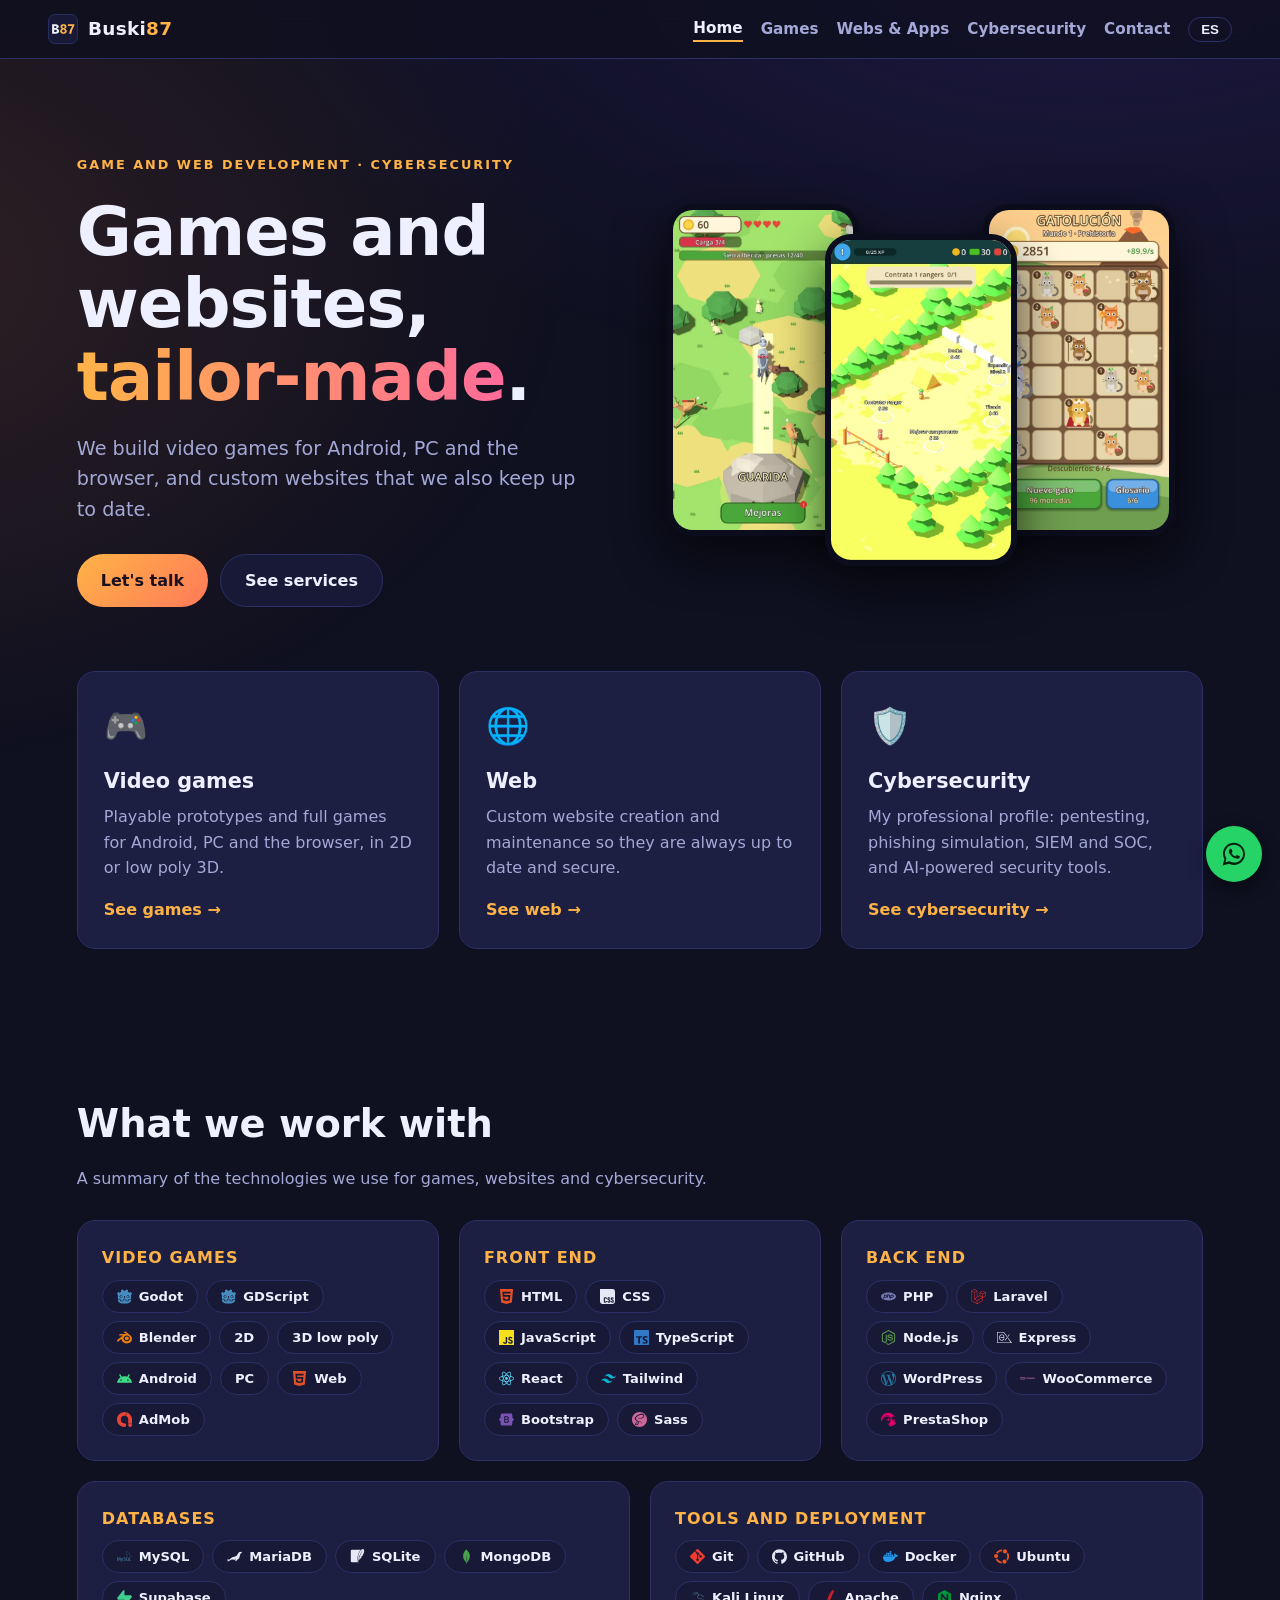
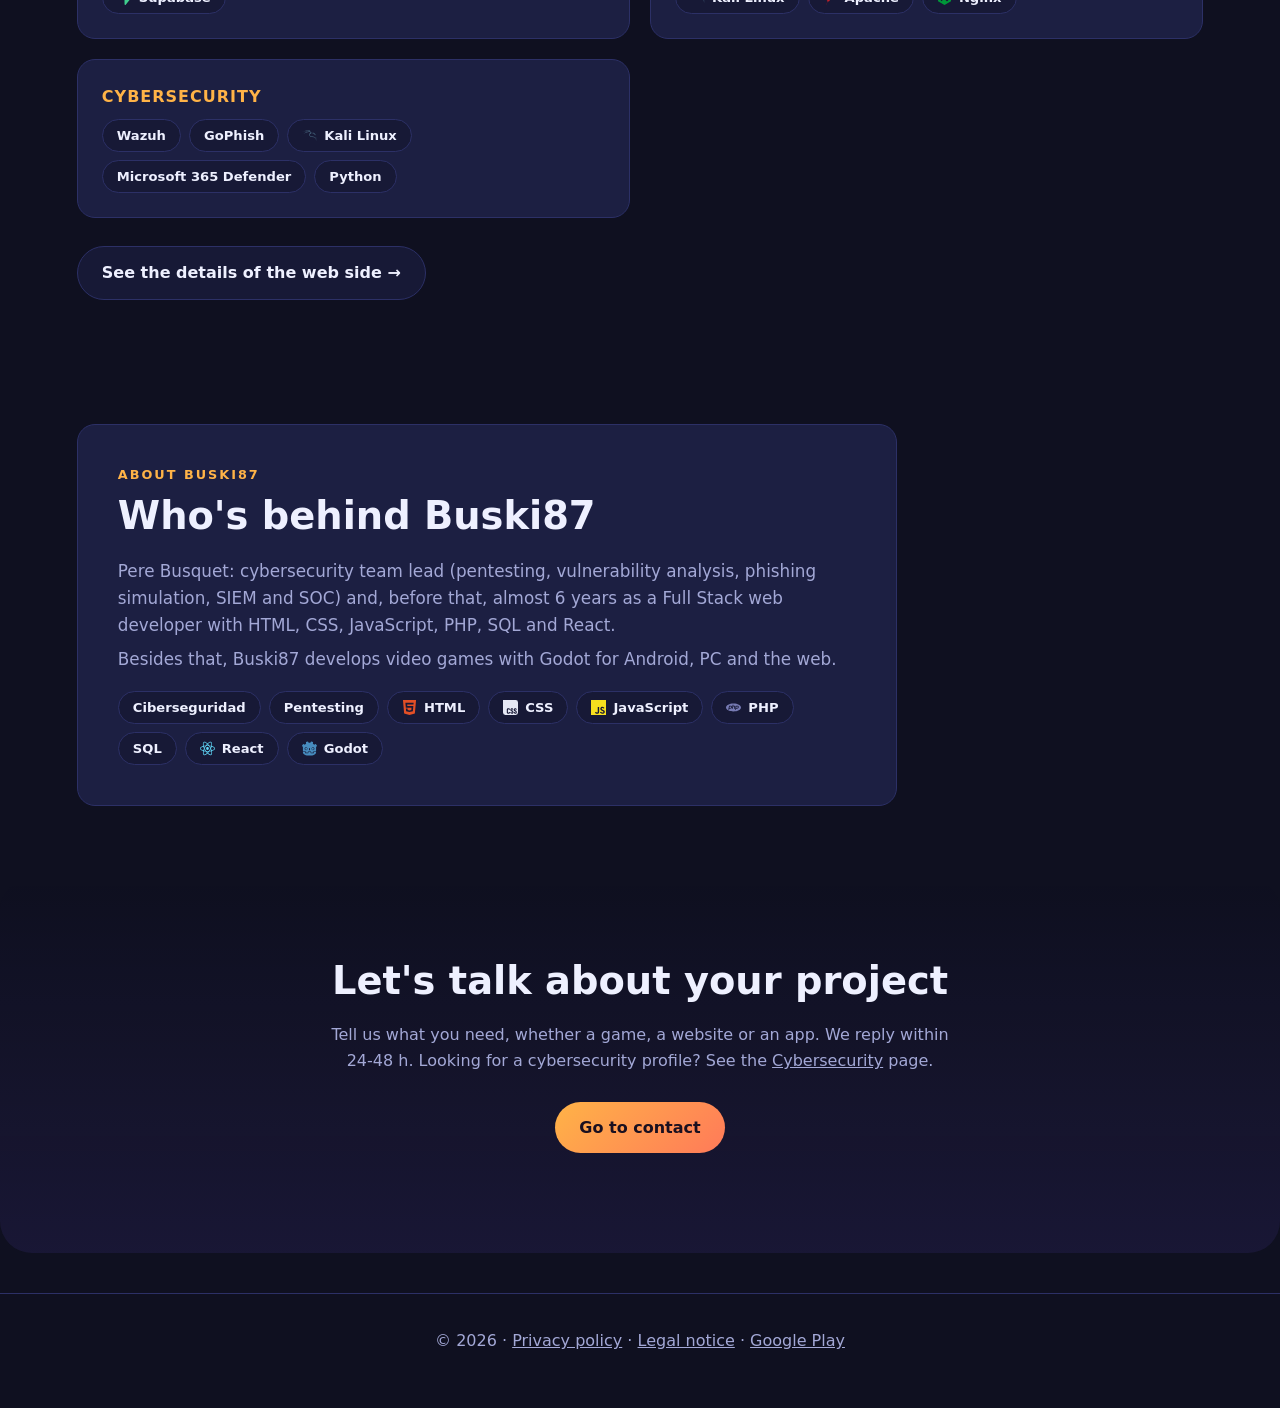
<file: index.html>
<!DOCTYPE html>
<html lang="es">
<head>
  <meta charset="utf-8">
  <meta name="viewport" content="width=device-width, initial-scale=1">
  <meta http-equiv="Content-Security-Policy" content="default-src 'self'; script-src 'self'; style-src 'self'; img-src 'self' data:; font-src 'self'; connect-src 'none'; frame-src 'none'; object-src 'none'; base-uri 'self'; form-action 'self'; upgrade-insecure-requests">
  <title>Buski87 — Juegos y web a medida</title>
  <meta name="description" content="Desarrollo de videojuegos para Android, PC y web, creación y mantenimiento de webs a medida, y perfil de ciberseguridad.">
  <link rel="canonical" href="https://buski87.dev/">
  <meta property="og:type" content="website">
  <meta property="og:site_name" content="Buski87">
  <meta property="og:locale" content="es_ES">
  <meta property="og:title" content="Buski87 — Juegos y web a medida">
  <meta property="og:description" content="Desarrollo de videojuegos para Android, PC y web, creación y mantenimiento de webs a medida, y perfil de ciberseguridad.">
  <meta property="og:url" content="https://buski87.dev/">
  <meta property="og:image" content="https://buski87.dev/assets/og-image.jpg">
  <meta property="og:image:width" content="1200">
  <meta property="og:image:height" content="630">
  <meta name="twitter:card" content="summary_large_image">
  <meta name="twitter:title" content="Buski87 — Juegos y web a medida">
  <meta name="twitter:description" content="Desarrollo de videojuegos para Android, PC y web, creación y mantenimiento de webs a medida, y perfil de ciberseguridad.">
  <meta name="twitter:image" content="https://buski87.dev/assets/og-image.jpg">
  <meta name="referrer" content="strict-origin-when-cross-origin">
  <meta name="theme-color" content="#0f1020">
  <link rel="icon" href="/favicon.svg" type="image/svg+xml">
  <link rel="apple-touch-icon" href="/apple-touch-icon.png">
  <link rel="stylesheet" href="/assets/style.css?v=20261126g">
  <script src="/assets/boot-index.js"></script>
  <script type="application/ld+json">
  {"@context":"https://schema.org","@graph":[{"@type":["Organization","ProfessionalService"],"@id":"https://buski87.dev/#org","name":"Buski87","url":"https://buski87.dev/","logo":"https://buski87.dev/assets/logo/b87-mark-512.png","image":"https://buski87.dev/assets/og-image.jpg","email":"buski1987@gmail.com","telephone":"+34676942443","address":{"@type":"PostalAddress","addressLocality":"Castellar del Vallès","addressRegion":"Barcelona","addressCountry":"ES"}},{"@type":"WebSite","@id":"https://buski87.dev/#site","url":"https://buski87.dev/","name":"Buski87","inLanguage":["es","en"],"publisher":{"@id":"https://buski87.dev/#org"}}]}
  </script>
</head>
<body>
  <a class="skip" href="#main" data-i18n="skip">Saltar al contenido</a>
  <header class="top">
    <a class="brand" href="/"><img class="brand-mark" src="/assets/logo/b87-mark.svg" alt="" width="30" height="30">Buski<span>87</span></a>
    <nav aria-label="Principal">
      <a href="/" data-i18n="nav_home" aria-current="page">Inicio</a>
      <a href="/juegos" data-i18n="nav_games">Juegos</a>
      <a href="/web" data-i18n="nav_web">Webs &amp; Apps</a>
      <a href="/ciber" data-i18n="nav_cyber">Ciberseguridad</a>
      <a href="/contacto" data-i18n="nav_contact">Contacto</a>
      <button id="lang" class="lang" aria-label="Language">EN</button>
    </nav>
  </header>

  <main id="main">
    <section id="inicio" class="hero">
      <div class="hero-text">
      <p class="eyebrow" data-i18n="main_eyebrow">Desarrollo de juegos y webs · Ciberseguridad</p>
      <h1 data-i18n="main_title">Juegos y webs <em>a medida</em>.</h1>
      <p class="lead" data-i18n="main_lead">Creamos videojuegos para Android, PC y navegador, y páginas web a medida que además mantenemos al día.</p>
      <div class="cta">
        <a class="btn primary" href="/contacto" data-i18n="main_cta1">Hablemos</a>
        <a class="btn" href="#areas" data-i18n="main_cta2">Ver servicios</a>
      </div>
      </div>
      <div class="hero-art" aria-hidden="false"><img src="/assets/img/lobo-02_caza.webp" width="540" height="960" alt="Juego de caza y supervivencia en 3D low poly" fetchpriority="high"><img src="/assets/img/campamento-1.webp" width="540" height="960" alt="Juego de gestión de campamento en 3D low poly" fetchpriority="high"><img src="/assets/img/gatos-03_tablero.webp" width="540" height="960" alt="Juego de fusionar gatos Gatolución" fetchpriority="high"></div>
      <div class="areas" id="areas">
        <a class="area-card" href="/juegos"><span>🎮</span><h3 data-i18n="a_games_t">Videojuegos</h3><p data-i18n="a_games_p">Prototipos jugables y juegos completos para Android, PC y navegador, en 2D o 3D low poly.</p><b data-i18n="a_games_l">Ver juegos →</b></a>
        <a class="area-card" href="/web"><span>🌐</span><h3 data-i18n="a_web_t">Web</h3><p data-i18n="a_web_p">Creación de páginas web a medida y mantenimiento para que estén siempre al día y seguras.</p><b data-i18n="a_web_l">Ver web →</b></a>
        <a class="area-card" href="/ciber"><span>🛡️</span><h3 data-i18n="a_cyber_t">Ciberseguridad</h3><p data-i18n="a_cyber_p">Mi perfil profesional: pentesting, simulación de phishing, SIEM y SOC, y herramientas de seguridad con IA.</p><b data-i18n="a_cyber_l">Ver ciberseguridad →</b></a>
      </div>
    </section>

    <section id="stack">
      <h2 data-i18n="stack_title">Con qué trabajamos</h2>
      <p class="sub" data-i18n="stack_sub">Un resumen de las tecnologías que usamos en juegos, webs y ciberseguridad.</p>
      <div class="tech-grid tech-home">
        <article>
          <h3 data-i18n="stack_games_t">Videojuegos</h3>
          <ul class="about-chips"><li>Godot</li><li>GDScript</li><li>Blender</li><li>2D</li><li>3D low poly</li><li>Android</li><li>PC</li><li>Web</li><li>AdMob</li></ul>
        </article>
        <article>
          <h3 data-i18n="tech_front_t">Front-end</h3>
          <ul class="about-chips"><li>HTML</li><li>CSS</li><li>JavaScript</li><li>TypeScript</li><li>React</li><li>Tailwind</li><li>Bootstrap</li><li>Sass</li></ul>
        </article>
        <article>
          <h3 data-i18n="tech_back_t">Back-end</h3>
          <ul class="about-chips"><li>PHP</li><li>Laravel</li><li>Node.js</li><li>Express</li><li>WordPress</li><li>WooCommerce</li><li>PrestaShop</li></ul>
        </article>
        <article>
          <h3 data-i18n="tech_db_t">Bases de datos</h3>
          <ul class="about-chips"><li>MySQL</li><li>MariaDB</li><li>SQLite</li><li>MongoDB</li><li>Supabase</li></ul>
        </article>
        <article>
          <h3 data-i18n="tech_tools_t">Herramientas y despliegue</h3>
          <ul class="about-chips"><li>Git</li><li>GitHub</li><li>Docker</li><li>Ubuntu</li><li>Kali Linux</li><li>Apache</li><li>Nginx</li></ul>
        </article>
        <article>
          <h3 data-i18n="stack_cyber_t">Ciberseguridad</h3>
          <ul class="about-chips"><li>Wazuh</li><li>GoPhish</li><li>Kali Linux</li><li>Microsoft 365 Defender</li><li>Python</li></ul>
        </article>
      </div>
      <div class="cta">
        <a class="btn" href="/web#tecnologias" data-i18n="stack_more">Ver el detalle de la parte web →</a>
      </div>
    </section>

    <section id="sobre" class="about">
      <div class="about-card">
        <p class="eyebrow" data-i18n="about_eyebrow">Sobre Buski87</p>
        <h2 data-i18n="about_title">Quién está detrás de Buski87</h2>
        <p data-i18n="about_p1">Pere Busquet: jefe de equipo de ciberseguridad (pentesting, análisis de vulnerabilidades, phishing simulado, SIEM y SOC) y, antes, casi 6 años como desarrollador web Full Stack con HTML, CSS, JavaScript, PHP, SQL y React.</p>
        <p data-i18n="about_p2">Además, Buski87 desarrolla videojuegos con Godot para Android, PC y web.</p>
        <ul class="about-chips" aria-label="Tecnologías">
          <li>Ciberseguridad</li><li>Pentesting</li><li>HTML</li><li>CSS</li><li>JavaScript</li><li>PHP</li><li>SQL</li><li>React</li><li>Godot</li>
        </ul>
      </div>
    </section>

    <section id="cta-final" class="contact">
      <h2 data-i18n="cta_title">¿Hablamos de tu proyecto?</h2>
      <p class="sub" data-i18n="cta_sub">Cuéntanos qué necesitas, sea un juego, una web o una app. Te respondemos en 24-48 h. ¿Buscas un perfil de ciberseguridad? Mira la página de <a href="/ciber">Ciberseguridad</a>.</p>
      <div class="cta center">
        <a class="btn primary" href="/contacto" data-i18n="cta_btn">Ir a contacto</a>
      </div>
    </section>
  </main>

  <footer>
    <p>© <span id="year"></span> · <a href="/privacidad" data-i18n="footer_priv">Política de privacidad</a> · <a href="/aviso-legal" data-i18n="footer_legal">Aviso legal</a> · <a href="https://play.google.com/store/apps/details?id=com.eljuegodelasarten.game" target="_blank" rel="noopener noreferrer">Google Play</a></p>
  </footer>

  <script src="/assets/app.js?v=20261126g"></script>
</body>
</html>
</file>
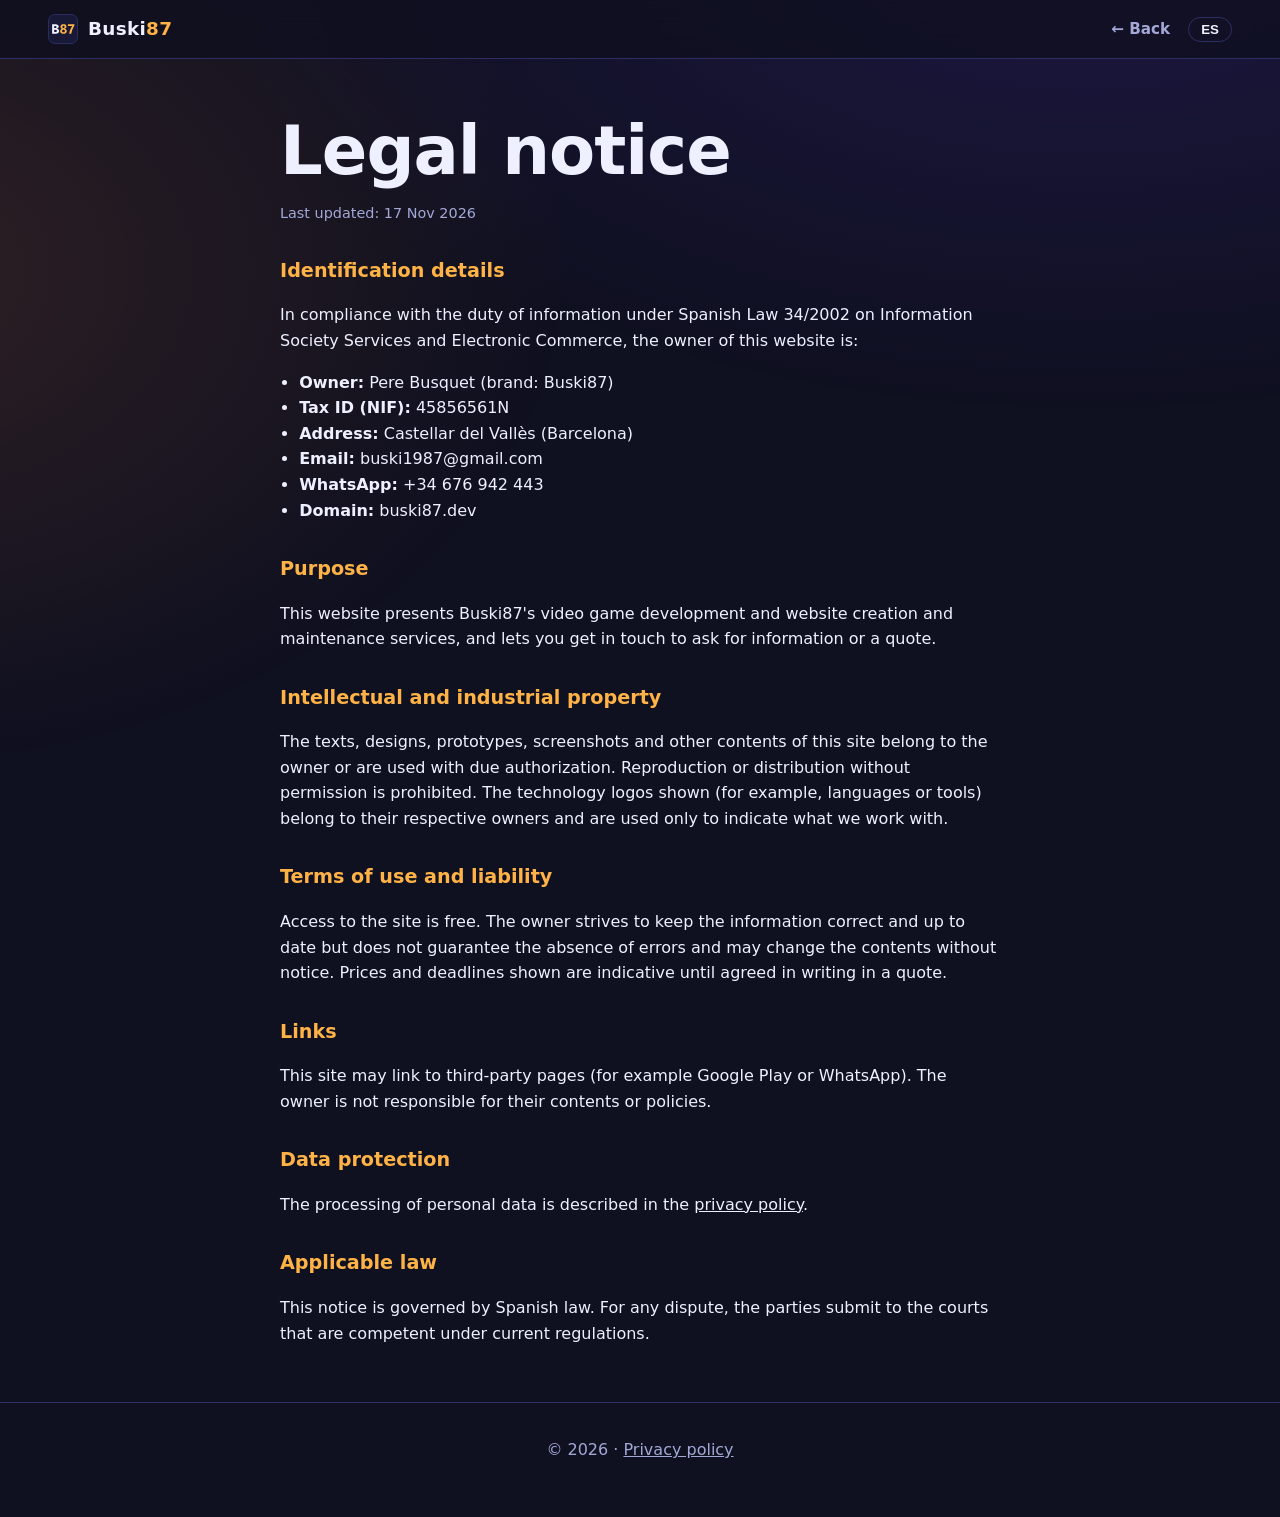
<file: aviso-legal.html>
<!DOCTYPE html>
<html lang="es">
<head>
  <meta charset="utf-8">
  <meta name="viewport" content="width=device-width, initial-scale=1">
  <meta http-equiv="Content-Security-Policy" content="default-src 'self'; script-src 'self'; style-src 'self'; img-src 'self' data:; font-src 'self'; connect-src 'none'; frame-src 'none'; object-src 'none'; base-uri 'self'; form-action 'self'; upgrade-insecure-requests">
  <title>Aviso legal — Buski87</title>
  <meta name="description" content="Aviso legal de Buski87: titular, datos de contacto, propiedad intelectual y condiciones de uso.">
  <link rel="canonical" href="https://buski87.dev/aviso-legal">
  <meta property="og:type" content="website">
  <meta property="og:site_name" content="Buski87">
  <meta property="og:locale" content="es_ES">
  <meta property="og:title" content="Aviso legal — Buski87">
  <meta property="og:description" content="Aviso legal de Buski87: titular, datos de contacto, propiedad intelectual y condiciones de uso.">
  <meta property="og:url" content="https://buski87.dev/aviso-legal">
  <meta property="og:image" content="https://buski87.dev/assets/og-image.jpg">
  <meta property="og:image:width" content="1200">
  <meta property="og:image:height" content="630">
  <meta name="twitter:card" content="summary_large_image">
  <meta name="twitter:title" content="Aviso legal — Buski87">
  <meta name="twitter:description" content="Aviso legal de Buski87: titular, datos de contacto, propiedad intelectual y condiciones de uso.">
  <meta name="twitter:image" content="https://buski87.dev/assets/og-image.jpg">
  <meta name="referrer" content="strict-origin-when-cross-origin">
  <meta name="theme-color" content="#0f1020">
  <link rel="icon" href="/favicon.svg" type="image/svg+xml">
  <link rel="apple-touch-icon" href="/apple-touch-icon.png">
  <link rel="stylesheet" href="/assets/style.css?v=20261126g">
  <script src="/assets/boot.js"></script>
</head>
<body>
  <a class="skip" href="#main" data-i18n="skip">Saltar al contenido</a>
  <header class="top">
    <a class="brand" href="/"><img class="brand-mark" src="/assets/logo/b87-mark.svg" alt="" width="30" height="30">Buski<span>87</span></a>
    <nav><a href="/" id="back">← Volver</a><button id="lang" class="lang" aria-label="Language">EN</button></nav>
  </header>

  <main class="legal" id="main">
    <div data-l="es">
      <h1>Aviso legal</h1>
      <p class="upd">Última actualización: 17/11/2026</p>

      <h2>Datos identificativos</h2>
      <p>En cumplimiento del deber de información de la Ley 34/2002, de Servicios de la Sociedad de la Información y de Comercio Electrónico, se informa de que el titular de este sitio web es:</p>
      <ul>
        <li><strong>Titular:</strong> Pere Busquet (marca: Buski87)</li>
        <li><strong>NIF:</strong> 45856561N</li>
        <li><strong>Domicilio:</strong> Castellar del Vallès (Barcelona)</li>
        <li><strong>Correo electrónico:</strong> buski1987@gmail.com</li>
        <li><strong>WhatsApp:</strong> +34 676 942 443</li>
        <li><strong>Dominio:</strong> buski87.dev</li>
      </ul>

      <h2>Objeto</h2>
      <p>Este sitio web presenta los servicios de desarrollo de videojuegos y de creación y mantenimiento de páginas web de Buski87, y permite contactar para pedir información o presupuesto.</p>

      <h2>Propiedad intelectual e industrial</h2>
      <p>Los textos, diseños, prototipos, capturas y demás contenidos de este sitio son propiedad del titular o se usan con la debida autorización. Queda prohibida su reproducción o distribución sin permiso. Los logotipos de tecnologías que se muestran (por ejemplo, de lenguajes o herramientas) pertenecen a sus respectivos propietarios y se usan solo para indicar con qué se trabaja.</p>

      <h2>Condiciones de uso y responsabilidad</h2>
      <p>El acceso al sitio es libre y gratuito. El titular procura que la información sea correcta y esté actualizada, pero no garantiza la ausencia de errores y puede modificar los contenidos sin previo aviso. Los precios y plazos mostrados son orientativos hasta que se acuerden por escrito en un presupuesto.</p>

      <h2>Enlaces</h2>
      <p>Este sitio puede enlazar a páginas de terceros (por ejemplo, Google Play o WhatsApp). El titular no se responsabiliza de sus contenidos ni de sus políticas.</p>

      <h2>Protección de datos</h2>
      <p>El tratamiento de los datos personales se describe en la <a href="/privacidad">política de privacidad</a>.</p>

      <h2>Legislación aplicable</h2>
      <p>Este aviso se rige por la legislación española. Para cualquier controversia, las partes se someten a los juzgados y tribunales que resulten competentes conforme a la normativa vigente.</p>
    </div>

    <div data-l="en">
      <h1>Legal notice</h1>
      <p class="upd">Last updated: 17 Nov 2026</p>

      <h2>Identification details</h2>
      <p>In compliance with the duty of information under Spanish Law 34/2002 on Information Society Services and Electronic Commerce, the owner of this website is:</p>
      <ul>
        <li><strong>Owner:</strong> Pere Busquet (brand: Buski87)</li>
        <li><strong>Tax ID (NIF):</strong> 45856561N</li>
        <li><strong>Address:</strong> Castellar del Vallès (Barcelona)</li>
        <li><strong>Email:</strong> buski1987@gmail.com</li>
        <li><strong>WhatsApp:</strong> +34 676 942 443</li>
        <li><strong>Domain:</strong> buski87.dev</li>
      </ul>

      <h2>Purpose</h2>
      <p>This website presents Buski87's video game development and website creation and maintenance services, and lets you get in touch to ask for information or a quote.</p>

      <h2>Intellectual and industrial property</h2>
      <p>The texts, designs, prototypes, screenshots and other contents of this site belong to the owner or are used with due authorization. Reproduction or distribution without permission is prohibited. The technology logos shown (for example, languages or tools) belong to their respective owners and are used only to indicate what we work with.</p>

      <h2>Terms of use and liability</h2>
      <p>Access to the site is free. The owner strives to keep the information correct and up to date but does not guarantee the absence of errors and may change the contents without notice. Prices and deadlines shown are indicative until agreed in writing in a quote.</p>

      <h2>Links</h2>
      <p>This site may link to third-party pages (for example Google Play or WhatsApp). The owner is not responsible for their contents or policies.</p>

      <h2>Data protection</h2>
      <p>The processing of personal data is described in the <a href="/privacidad">privacy policy</a>.</p>

      <h2>Applicable law</h2>
      <p>This notice is governed by Spanish law. For any dispute, the parties submit to the courts that are competent under current regulations.</p>
    </div>
  </main>

  <footer><p>© <span id="year"></span> · <a href="/privacidad" id="other-legal">Política de privacidad</a></p></footer>
  <script src="/assets/legal-aviso-legal.js"></script>
</body>
</html>
</file>
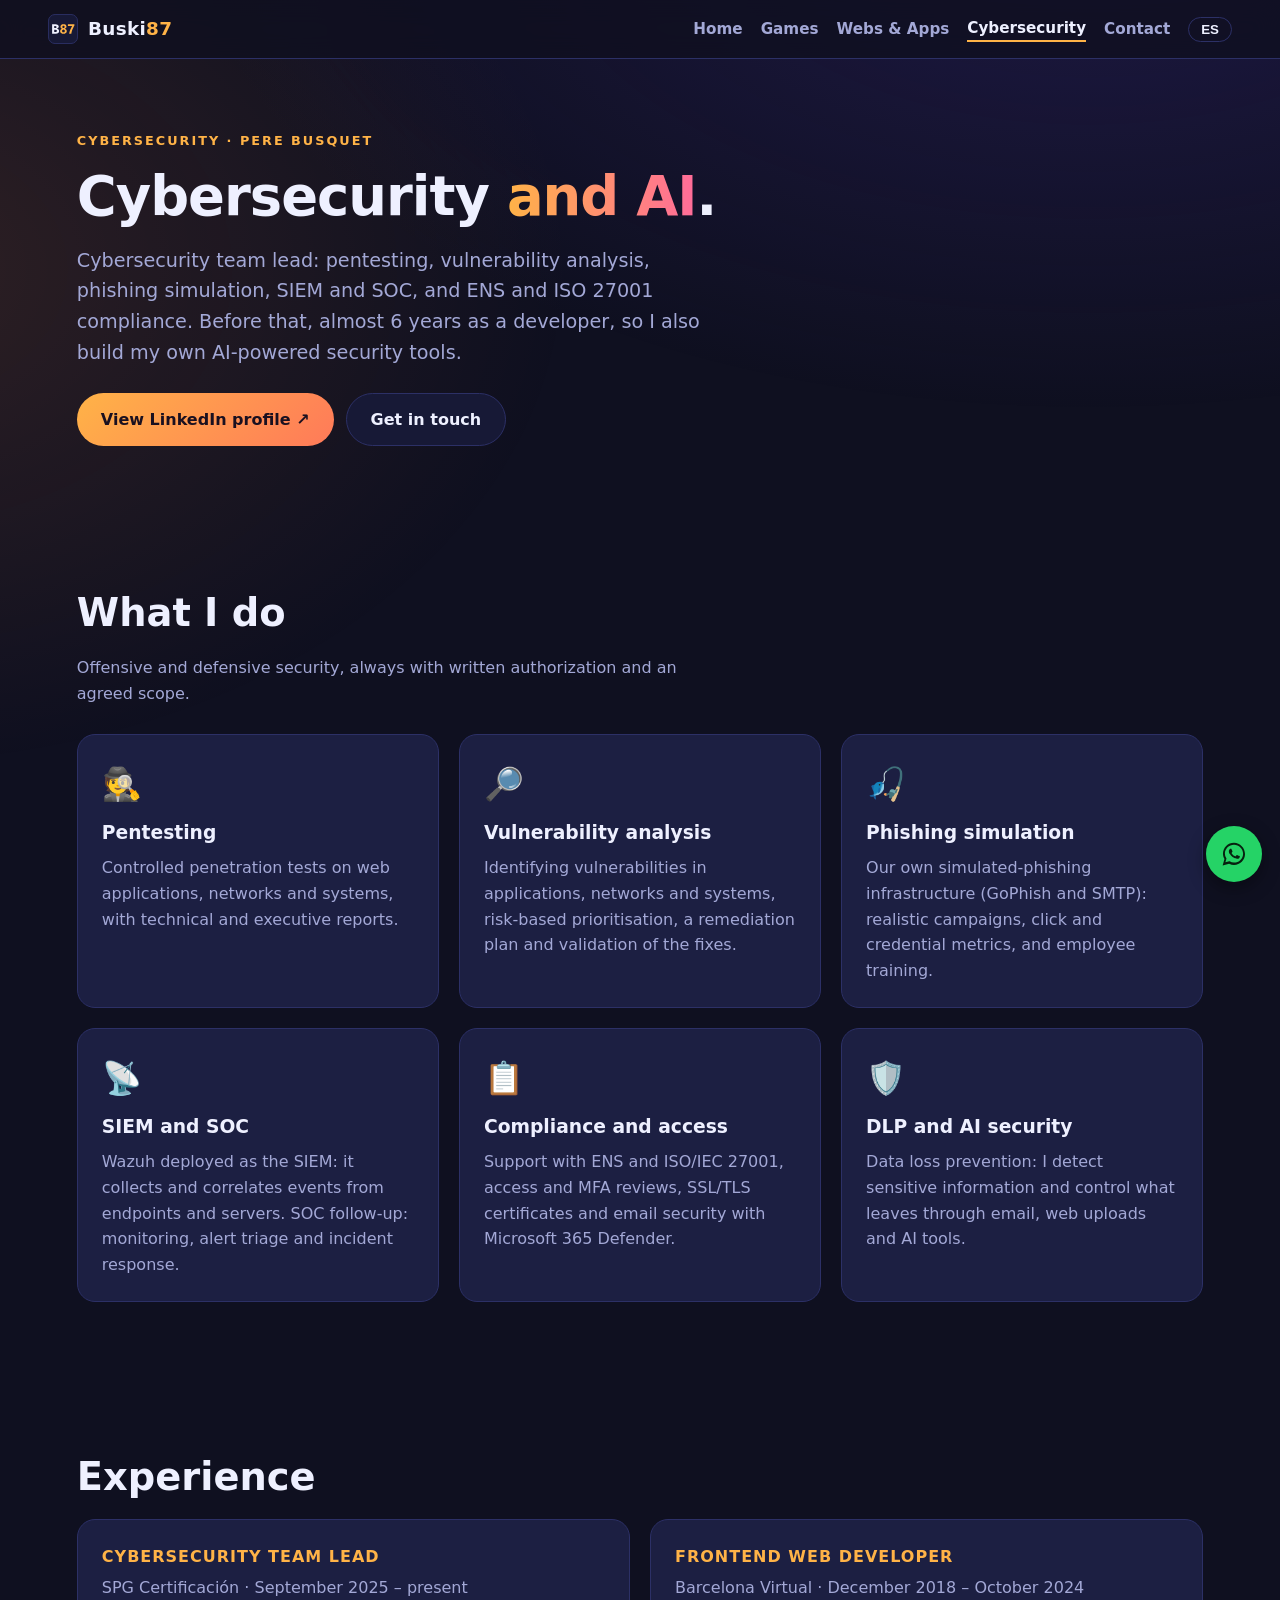
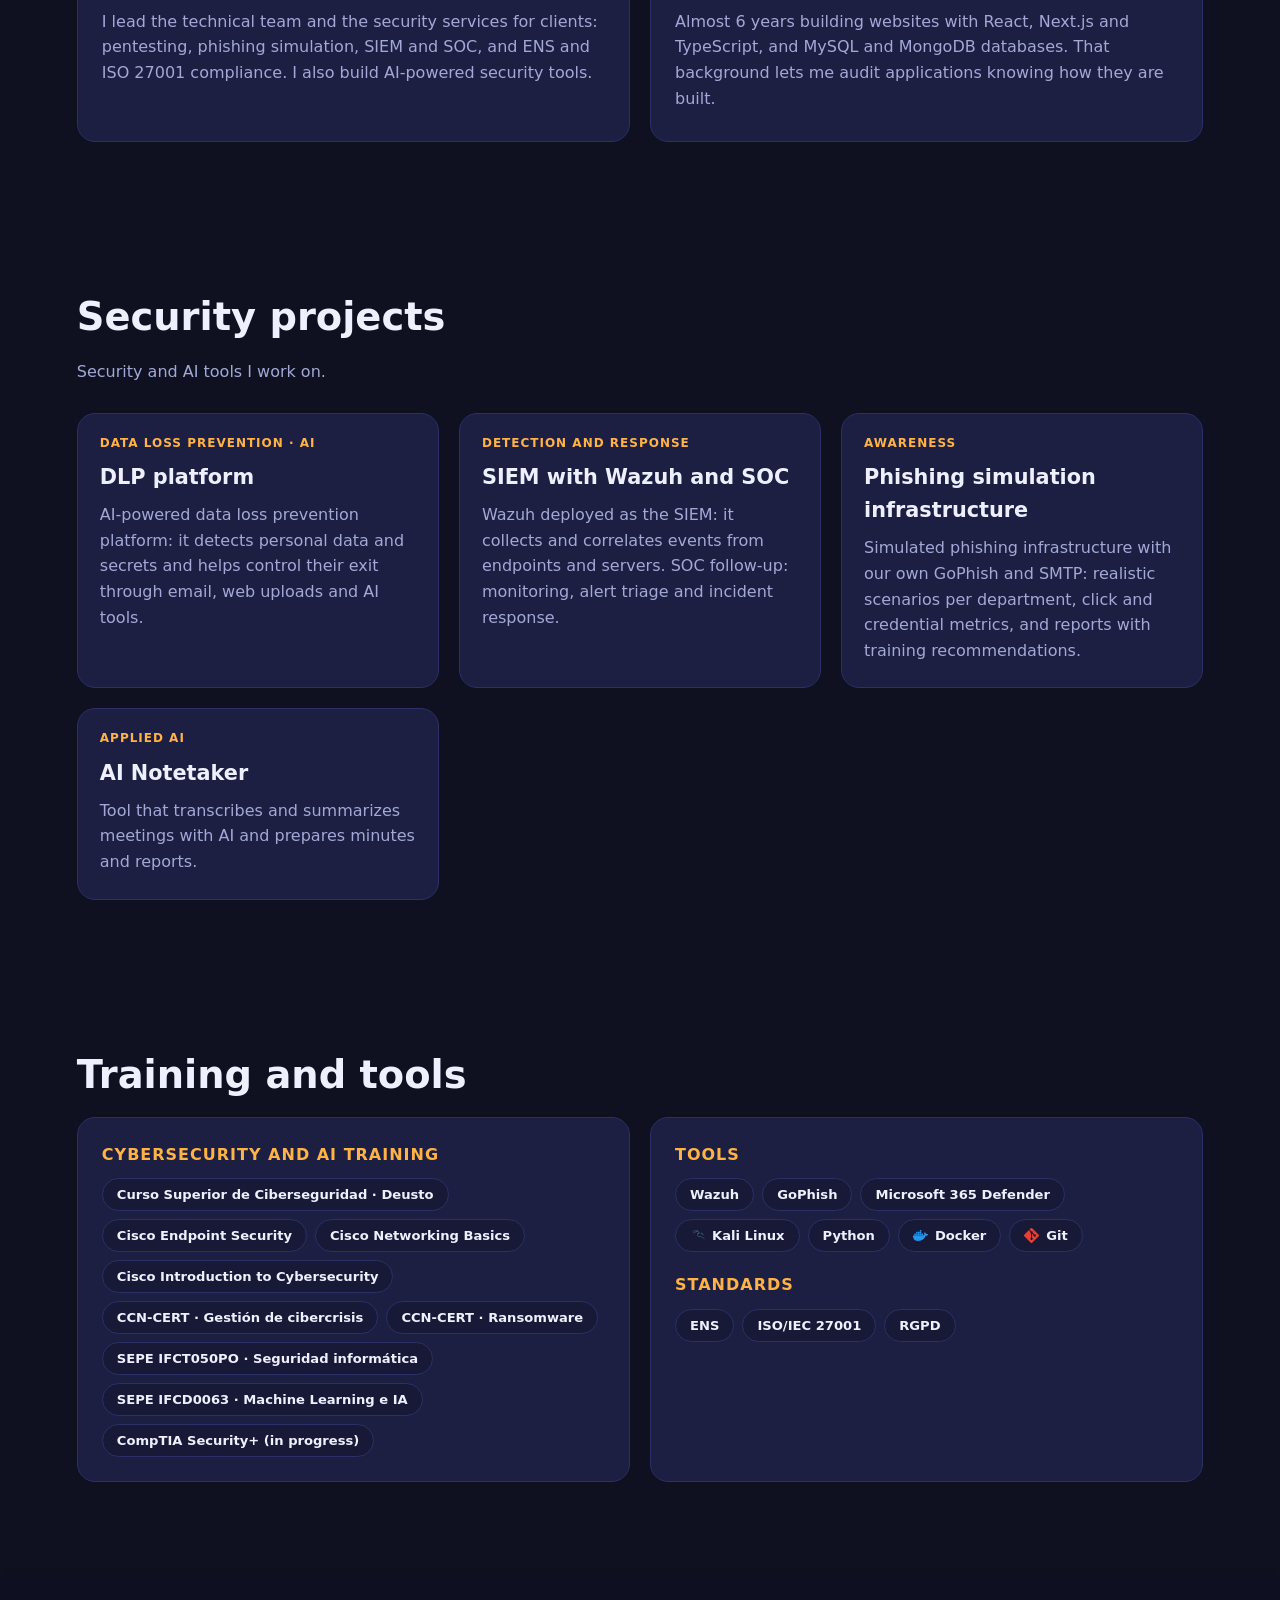
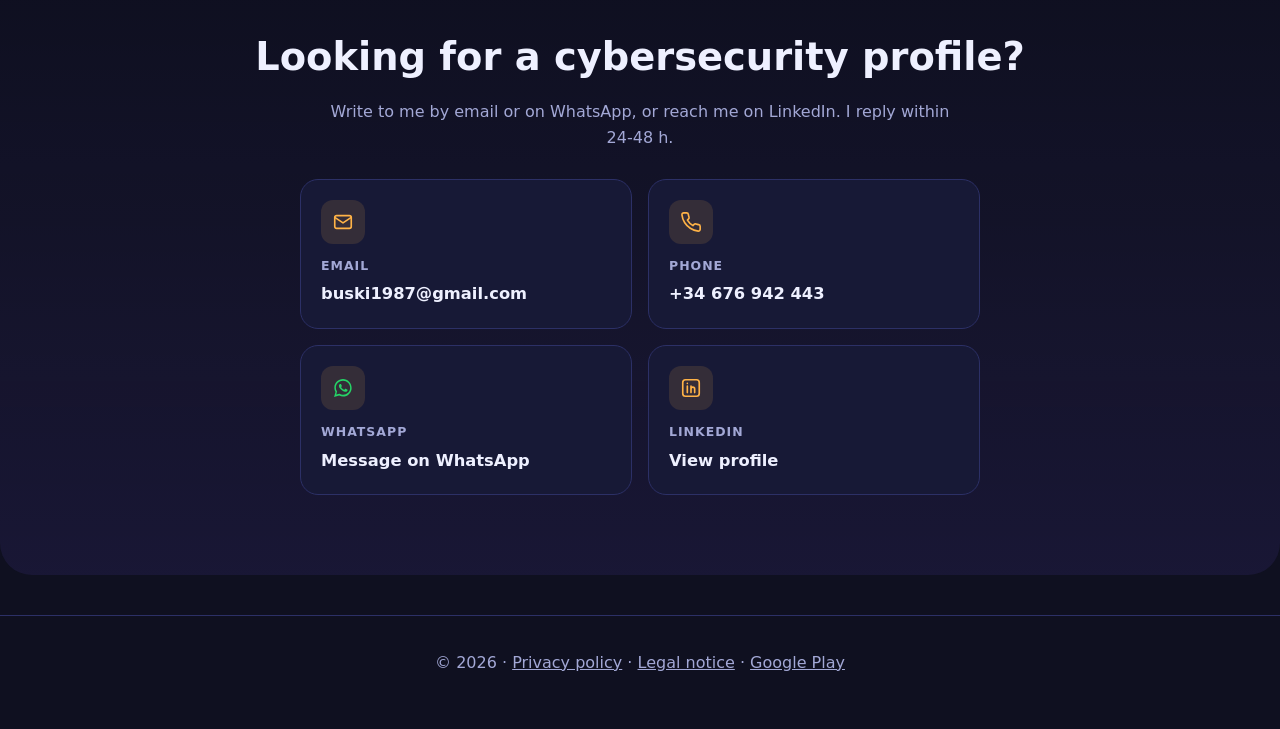
<file: ciber.html>
<!DOCTYPE html>
<html lang="es">
<head>
  <meta charset="utf-8">
  <meta name="viewport" content="width=device-width, initial-scale=1">
  <meta http-equiv="Content-Security-Policy" content="default-src 'self'; script-src 'self'; style-src 'self'; img-src 'self' data:; font-src 'self'; connect-src 'none'; frame-src 'none'; object-src 'none'; base-uri 'self'; form-action 'self'; upgrade-insecure-requests">
  <title>Ciberseguridad e IA — Buski87</title>
  <meta name="description" content="Perfil de ciberseguridad de Pere Busquet: pentesting, análisis de vulnerabilidades, simulación de phishing, SIEM y SOC, ENS e ISO 27001, y herramientas de seguridad con IA como una plataforma DLP.">
  <link rel="canonical" href="https://buski87.dev/ciber">
  <meta property="og:type" content="profile">
  <meta property="og:site_name" content="Buski87">
  <meta property="og:locale" content="es_ES">
  <meta property="og:title" content="Ciberseguridad e IA — Buski87">
  <meta property="og:description" content="Pentesting, simulación de phishing, SIEM y SOC, ENS e ISO 27001, y herramientas de seguridad con IA.">
  <meta property="og:url" content="https://buski87.dev/ciber">
  <meta property="og:image" content="https://buski87.dev/assets/og-image.jpg">
  <meta property="og:image:width" content="1200">
  <meta property="og:image:height" content="630">
  <meta name="twitter:card" content="summary_large_image">
  <meta name="twitter:title" content="Ciberseguridad e IA — Buski87">
  <meta name="twitter:description" content="Pentesting, simulación de phishing, SIEM y SOC, ENS e ISO 27001, y herramientas de seguridad con IA.">
  <meta name="twitter:image" content="https://buski87.dev/assets/og-image.jpg">
  <meta name="referrer" content="strict-origin-when-cross-origin">
  <meta name="theme-color" content="#0f1020">
  <link rel="icon" href="/favicon.svg" type="image/svg+xml">
  <link rel="apple-touch-icon" href="/apple-touch-icon.png">
  <link rel="stylesheet" href="/assets/style.css?v=20261126g">
  <script src="/assets/boot.js"></script>
</head>
<body>
  <a class="skip" href="#main" data-i18n="skip">Saltar al contenido</a>
  <header class="top">
    <a class="brand" href="/"><img class="brand-mark" src="/assets/logo/b87-mark.svg" alt="" width="30" height="30">Buski<span>87</span></a>
    <nav aria-label="Principal">
      <a href="/" data-i18n="nav_home">Inicio</a>
      <a href="/juegos" data-i18n="nav_games">Juegos</a>
      <a href="/web" data-i18n="nav_web">Webs &amp; Apps</a>
      <a href="/ciber" data-i18n="nav_cyber" aria-current="page">Ciberseguridad</a>
      <a href="/contacto" data-i18n="nav_contact">Contacto</a>
      <button id="lang" class="lang" aria-label="Language">EN</button>
    </nav>
  </header>

  <main id="main">
    <section id="ciber" class="hero page-hero">
      <p class="eyebrow" data-i18n="cy_eyebrow">Ciberseguridad · Pere Busquet</p>
      <h1 data-i18n="cy_title">Ciberseguridad <em>e IA</em>.</h1>
      <p class="lead" data-i18n="cy_sub">Jefe de equipo de ciberseguridad: pentesting, análisis de vulnerabilidades, simulación de phishing, SIEM y SOC, y cumplimiento ENS e ISO 27001. Antes, casi 6 años como desarrollador, así que también construyo mis propias herramientas de seguridad con IA.</p>
      <div class="cta">
        <a class="btn primary" href="https://www.linkedin.com/in/pere-busquet-garcia-cascon/" target="_blank" rel="noopener noreferrer" data-i18n="cy_cta">Ver perfil en LinkedIn ↗</a>
        <a class="btn" href="#contacto" data-i18n="cy_cta2">Contactar</a>
      </div>
    </section>

    <section id="ciber-hago">
      <h2 data-i18n="cy_do_title">Qué hago</h2>
      <p class="sub" data-i18n="cy_do_sub">Seguridad ofensiva y defensiva, siempre con autorización y alcance pactado por escrito.</p>
      <div class="cards3">
        <article><span>🕵️</span><h3 data-i18n="c1_t">Pentesting</h3><p data-i18n="c1_p">Pruebas de intrusión controladas sobre aplicaciones web, redes y sistemas, con informes técnicos y ejecutivos.</p></article>
        <article><span>🔎</span><h3 data-i18n="c6_t">Análisis de vulnerabilidades</h3><p data-i18n="c6_p">Identificación de vulnerabilidades en aplicaciones, redes y sistemas, priorización por riesgo, plan de remediación y validación de las correcciones.</p></article>
        <article><span>🎣</span><h3 data-i18n="c4_t">Simulación de phishing</h3><p data-i18n="c4_p">Infraestructura de phishing simulado propia (GoPhish y SMTP): campañas realistas, métricas de clics y credenciales, y formación a empleados.</p></article>
        <article><span>📡</span><h3 data-i18n="c2_t">SIEM y SOC</h3><p data-i18n="c2_p">Despliegue de Wazuh como SIEM: recoge y correlaciona los eventos de equipos y servidores. Seguimiento como SOC: monitorización, triaje de alertas y respuesta a incidentes.</p></article>
        <article><span>📋</span><h3 data-i18n="c5_t">Normativa y accesos</h3><p data-i18n="c5_p">Apoyo en ENS e ISO/IEC 27001, revisión de accesos y MFA, certificados SSL/TLS y seguridad del correo con Microsoft 365 Defender.</p></article>
        <article><span>🛡️</span><h3 data-i18n="c3_t">DLP y seguridad con IA</h3><p data-i18n="c3_p">Prevención de fuga de datos: detecto la información sensible y controlo lo que sale por correo, subidas web y herramientas de IA.</p></article>
      </div>
    </section>

    <section id="ciber-experiencia">
      <h2 data-i18n="cy_exp_title">Experiencia</h2>
      <div class="tech-grid">
        <article>
          <h3 data-i18n="cy_exp1_t">Jefe de equipo de ciberseguridad</h3>
          <p data-i18n="cy_exp1_m">SPG Certificación · septiembre 2025 – actualidad</p>
          <p data-i18n="cy_exp1_p">Lidero el equipo técnico y los servicios de seguridad a clientes: pentesting, phishing simulado, SIEM y SOC, y adecuación a ENS e ISO 27001. También desarrollo herramientas de seguridad con IA.</p>
        </article>
        <article>
          <h3 data-i18n="cy_exp2_t">Frontend Web Developer</h3>
          <p data-i18n="cy_exp2_m">Barcelona Virtual · diciembre 2018 – octubre 2024</p>
          <p data-i18n="cy_exp2_p">Casi 6 años desarrollando webs con React, Next.js y TypeScript, y bases de datos MySQL y MongoDB. Esa base me permite auditar aplicaciones entendiendo cómo están construidas.</p>
        </article>
      </div>
    </section>

    <section id="ciber-proyectos">
      <h2 data-i18n="cy_proj_title">Proyectos de seguridad</h2>
      <p class="sub" data-i18n="cy_proj_sub">Herramientas de seguridad e IA en las que trabajo.</p>
      <div class="proj-grid">
        <article class="proj"><div class="proj-body">
          <span class="proj-tag" data-i18n="cy_p1_tag">Prevención de fuga de datos · IA</span>
          <h3 data-i18n="cy_p1_t">Plataforma DLP</h3>
          <p data-i18n="cy_p1_p">Plataforma de prevención de fuga de datos con IA: detecta datos personales y secretos y ayuda a controlar su salida por correo, subidas web y herramientas de IA.</p>
        </div></article>
        <article class="proj"><div class="proj-body">
          <span class="proj-tag" data-i18n="cy_p4_tag">Detección y respuesta</span>
          <h3 data-i18n="cy_p4_t">SIEM con Wazuh y SOC</h3>
          <p data-i18n="cy_p4_p">Despliegue de Wazuh como SIEM: recoge y correlaciona los eventos de equipos y servidores. Seguimiento como SOC: monitorización, triaje de alertas y respuesta a incidentes.</p>
        </div></article>
        <article class="proj"><div class="proj-body">
          <span class="proj-tag" data-i18n="cy_p2_tag">Concienciación</span>
          <h3 data-i18n="cy_p2_t">Infraestructura de phishing simulado</h3>
          <p data-i18n="cy_p2_p">Infraestructura de phishing simulado con GoPhish y SMTP propios: escenarios realistas por departamento, medición de clics y credenciales, e informes con recomendaciones de formación.</p>
        </div></article>
        <article class="proj"><div class="proj-body">
          <span class="proj-tag" data-i18n="cy_p3_tag">IA aplicada</span>
          <h3 data-i18n="cy_p3_t">AI Notetaker</h3>
          <p data-i18n="cy_p3_p">Herramienta que transcribe y resume reuniones con IA y prepara actas e informes.</p>
        </div></article>
      </div>
    </section>

    <section id="ciber-formacion">
      <h2 data-i18n="cy_edu_title">Formación y herramientas</h2>
      <div class="tech-grid">
        <article>
          <h3 data-i18n="cy_edu_t">Formación en ciberseguridad e IA</h3>
          <ul class="about-chips">
            <li>Curso Superior de Ciberseguridad · Deusto</li>
            <li>Cisco Endpoint Security</li>
            <li>Cisco Networking Basics</li>
            <li>Cisco Introduction to Cybersecurity</li>
            <li>CCN-CERT · Gestión de cibercrisis</li>
            <li>CCN-CERT · Ransomware</li>
            <li>SEPE IFCT050PO · Seguridad informática</li>
            <li>SEPE IFCD0063 · Machine Learning e IA</li>
            <li data-i18n="cy_edu_now">CompTIA Security+ (en preparación)</li>
          </ul>
        </article>
        <article>
          <h3 data-i18n="cy_tools_t">Herramientas</h3>
          <ul class="about-chips">
            <li>Wazuh</li><li>GoPhish</li><li>Microsoft 365 Defender</li><li>Kali Linux</li><li>Python</li><li>Docker</li><li>Git</li>
          </ul>
          <h3 class="mt" data-i18n="cy_norm_t">Normativa</h3>
          <ul class="about-chips">
            <li>ENS</li><li>ISO/IEC 27001</li><li>RGPD</li>
          </ul>
        </article>
      </div>
    </section>

    <section id="contacto" class="contact">
      <h2 data-i18n="contact_title_ciber">¿Buscas un perfil de ciberseguridad?</h2>
      <p class="sub" data-i18n="contact_sub_ciber">Escríbeme por email o por WhatsApp, o contacta conmigo en LinkedIn. Te respondo en 24-48 h.</p>
      <div class="c-cards">
        <a class="c-card" id="c-mail" href="mailto:buski1987@gmail.com"><i class="c-ico" aria-hidden="true"><svg viewBox="0 0 24 24"><rect x="3" y="5" width="18" height="14" rx="2"/><path d="m3 7 9 6 9-6"/></svg></i><span data-i18n="c_mail_l">Email</span><strong>buski1987@gmail.com</strong></a>
        <a class="c-card" href="tel:+34676942443"><i class="c-ico" aria-hidden="true"><svg viewBox="0 0 24 24"><path d="M22 16.92v3a2 2 0 0 1-2.18 2 19.79 19.79 0 0 1-8.63-3.07 19.5 19.5 0 0 1-6-6 19.79 19.79 0 0 1-3.07-8.67A2 2 0 0 1 4.11 2h3a2 2 0 0 1 2 1.72 12.84 12.84 0 0 0 .7 2.81 2 2 0 0 1-.45 2.11L8.09 9.91a16 16 0 0 0 6 6l1.27-1.27a2 2 0 0 1 2.11-.45 12.84 12.84 0 0 0 2.81.7A2 2 0 0 1 22 16.92z"/></svg></i><span data-i18n="c_tel_l">Teléfono</span><strong>+34 676 942 443</strong></a>
        <a class="c-card" id="c-wa" href="https://wa.me/34676942443" target="_blank" rel="noopener noreferrer"><i class="c-ico" aria-hidden="true"><svg class="fill" viewBox="0 0 32 32"><path d="M16 3C9 3 3.4 8.6 3.4 15.5c0 2.3.6 4.4 1.7 6.3L3 29l7.4-2c1.8 1 3.800 1.500 5.600 1.500 7 0 12.600-5.600 12.600-12.500S23 3 16 3zm0 22.800c-1.800 0-3.500-.5-5-1.400l-.4-.2-4.400 1.200 1.200-4.300-.3-.4a10 10 0 0 1-1.500-5.300C5.600 9.900 10.300 5.300 16 5.300s10.400 4.600 10.400 10.300S21.700 25.800 16 25.800zm5.700-7.600c-.3-.2-1.800-.9-2.100-1s-.5-.2-.7.200-.8 1-.9 1.100-.3.200-.6.100a8.300 8.300 0 0 1-4.100-3.600c-.3-.5.300-.5.900-1.600.1-.2 0-.4 0-.5l-1-2.300c-.2-.6-.5-.5-.7-.5h-.6c-.2 0-.5.100-.8.400s-1 1-1 2.500 1.100 2.900 1.200 3.100c.2.200 2.100 3.300 5.200 4.500 2.700 1 3.200.8 3.800.8.600-.1 1.800-.7 2.100-1.500.3-.7.300-1.300.2-1.500-.1-.2-.3-.2-.6-.4z"/></svg></i><span data-i18n="c_wa_l">WhatsApp</span><strong data-i18n="contact_wa">Escribir por WhatsApp</strong></a>
        <a class="c-card" href="https://www.linkedin.com/in/pere-busquet-garcia-cascon/" target="_blank" rel="noopener noreferrer"><i class="c-ico" aria-hidden="true"><svg viewBox="0 0 24 24"><rect x="3" y="3" width="18" height="18" rx="3"/><path d="M8 10v7M8 7v.01M12 17v-4a2 2 0 0 1 4 0v4M12 10v7"/></svg></i><span>LinkedIn</span><strong data-i18n="c_li_v">Ver perfil</strong></a>
      </div>
    </section>
  </main>

  <footer>
    <p>© <span id="year"></span> · <a href="/privacidad" data-i18n="footer_priv">Política de privacidad</a> · <a href="/aviso-legal" data-i18n="footer_legal">Aviso legal</a> · <a href="https://play.google.com/store/apps/details?id=com.eljuegodelasarten.game" target="_blank" rel="noopener noreferrer">Google Play</a></p>
  </footer>

  <script src="/assets/app.js?v=20261126g"></script>
</body>
</html>
</file>
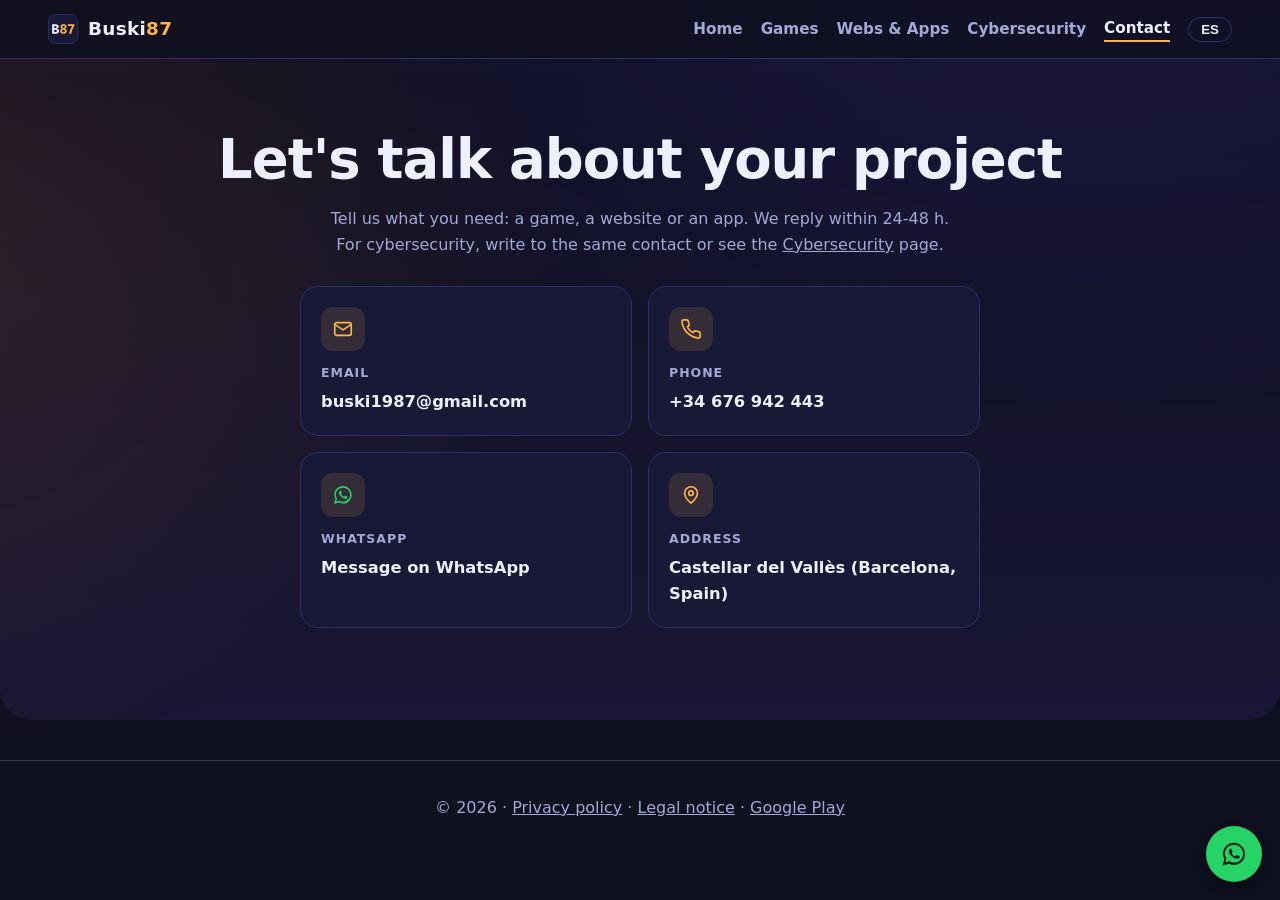
<file: contacto.html>
<!DOCTYPE html>
<html lang="es">
<head>
  <meta charset="utf-8">
  <meta name="viewport" content="width=device-width, initial-scale=1">
  <meta http-equiv="Content-Security-Policy" content="default-src 'self'; script-src 'self'; style-src 'self'; img-src 'self' data:; font-src 'self'; connect-src 'none'; frame-src 'none'; object-src 'none'; base-uri 'self'; form-action 'self'; upgrade-insecure-requests">
  <title>Contacto: presupuesto de tu juego o tu web — Buski87</title>
  <meta name="description" content="Escríbenos para pedir información o presupuesto de un juego o de una web.">
  <link rel="canonical" href="https://buski87.dev/contacto">
  <meta property="og:type" content="website">
  <meta property="og:site_name" content="Buski87">
  <meta property="og:locale" content="es_ES">
  <meta property="og:title" content="Contacto: presupuesto de tu juego o tu web — Buski87">
  <meta property="og:description" content="Escríbenos para pedir información o presupuesto de un juego o de una web.">
  <meta property="og:url" content="https://buski87.dev/contacto">
  <meta property="og:image" content="https://buski87.dev/assets/og-image.jpg">
  <meta property="og:image:width" content="1200">
  <meta property="og:image:height" content="630">
  <meta name="twitter:card" content="summary_large_image">
  <meta name="twitter:title" content="Contacto: presupuesto de tu juego o tu web — Buski87">
  <meta name="twitter:description" content="Escríbenos para pedir información o presupuesto de un juego o de una web.">
  <meta name="twitter:image" content="https://buski87.dev/assets/og-image.jpg">
  <meta name="referrer" content="strict-origin-when-cross-origin">
  <meta name="theme-color" content="#0f1020">
  <link rel="icon" href="/favicon.svg" type="image/svg+xml">
  <link rel="apple-touch-icon" href="/apple-touch-icon.png">
  <link rel="stylesheet" href="/assets/style.css?v=20261126g">
  <script src="/assets/boot.js"></script>
</head>
<body>
  <a class="skip" href="#main" data-i18n="skip">Saltar al contenido</a>
  <header class="top">
    <a class="brand" href="/"><img class="brand-mark" src="/assets/logo/b87-mark.svg" alt="" width="30" height="30">Buski<span>87</span></a>
    <nav aria-label="Principal">
      <a href="/" data-i18n="nav_home">Inicio</a>
      <a href="/juegos" data-i18n="nav_games">Juegos</a>
      <a href="/web" data-i18n="nav_web">Webs &amp; Apps</a>
      <a href="/ciber" data-i18n="nav_cyber">Ciberseguridad</a>
      <a href="/contacto" data-i18n="nav_contact" aria-current="page">Contacto</a>
      <button id="lang" class="lang" aria-label="Language">EN</button>
    </nav>
  </header>

  <main id="main">
    <section id="contacto" class="contact page-hero">
      <h1 data-i18n="contact_title">Hablemos de tu proyecto</h1>
      <p class="sub" data-i18n="contact_sub">Cuéntanos qué necesitas: un juego, una web o una app. Te respondemos en 24-48 h. Para ciberseguridad, escribe al mismo contacto o consulta la página de <a href="/ciber">Ciberseguridad</a>.</p>
      <div class="c-cards">
        <a class="c-card" id="c-mail" href="mailto:buski1987@gmail.com"><i class="c-ico" aria-hidden="true"><svg viewBox="0 0 24 24"><rect x="3" y="5" width="18" height="14" rx="2"/><path d="m3 7 9 6 9-6"/></svg></i><span data-i18n="c_mail_l">Email</span><strong>buski1987@gmail.com</strong></a>
        <a class="c-card" href="tel:+34676942443"><i class="c-ico" aria-hidden="true"><svg viewBox="0 0 24 24"><path d="M22 16.92v3a2 2 0 0 1-2.18 2 19.79 19.79 0 0 1-8.63-3.07 19.5 19.5 0 0 1-6-6 19.79 19.79 0 0 1-3.07-8.67A2 2 0 0 1 4.11 2h3a2 2 0 0 1 2 1.72 12.84 12.84 0 0 0 .7 2.81 2 2 0 0 1-.45 2.11L8.09 9.91a16 16 0 0 0 6 6l1.27-1.27a2 2 0 0 1 2.11-.45 12.84 12.84 0 0 0 2.81.7A2 2 0 0 1 22 16.92z"/></svg></i><span data-i18n="c_tel_l">Teléfono</span><strong>+34 676 942 443</strong></a>
        <a class="c-card" id="c-wa" href="https://wa.me/34676942443" target="_blank" rel="noopener noreferrer"><i class="c-ico" aria-hidden="true"><svg class="fill" viewBox="0 0 32 32"><path d="M16 3C9 3 3.4 8.6 3.4 15.5c0 2.3.6 4.4 1.7 6.3L3 29l7.4-2c1.8 1 3.800 1.500 5.600 1.500 7 0 12.600-5.600 12.600-12.500S23 3 16 3zm0 22.800c-1.800 0-3.500-.5-5-1.400l-.4-.2-4.400 1.200 1.200-4.300-.3-.4a10 10 0 0 1-1.500-5.300C5.600 9.900 10.300 5.300 16 5.300s10.400 4.600 10.400 10.300S21.700 25.800 16 25.800zm5.700-7.600c-.3-.2-1.800-.9-2.100-1s-.5-.2-.7.200-.8 1-.9 1.100-.3.200-.6.100a8.300 8.300 0 0 1-4.100-3.600c-.3-.5.300-.5.900-1.600.1-.2 0-.4 0-.5l-1-2.300c-.2-.6-.5-.5-.7-.5h-.6c-.2 0-.5.100-.8.400s-1 1-1 2.500 1.100 2.900 1.200 3.100c.2.200 2.100 3.300 5.200 4.500 2.700 1 3.200.8 3.800.8.600-.1 1.800-.7 2.100-1.500.3-.7.300-1.300.2-1.500-.1-.2-.3-.2-.6-.4z"/></svg></i><span data-i18n="c_wa_l">WhatsApp</span><strong data-i18n="contact_wa">Escribir por WhatsApp</strong></a>
        <div class="c-card"><i class="c-ico" aria-hidden="true"><svg viewBox="0 0 24 24"><path d="M12 21s-7-6.2-7-11a7 7 0 0 1 14 0c0 4.8-7 11-7 11Z"/><circle cx="12" cy="10" r="2.5"/></svg></i><span data-i18n="c_addr_l">Dirección</span><strong data-i18n="c_addr_v">Castellar del Vallès (Barcelona)</strong></div>
      </div>
      <div class="cta center">
      </div>
    </section>
  </main>

  <footer>
    <p>© <span id="year"></span> · <a href="/privacidad" data-i18n="footer_priv">Política de privacidad</a> · <a href="/aviso-legal" data-i18n="footer_legal">Aviso legal</a> · <a href="https://play.google.com/store/apps/details?id=com.eljuegodelasarten.game" target="_blank" rel="noopener noreferrer">Google Play</a></p>
  </footer>

  <script src="/assets/app.js?v=20261126g"></script>
</body>
</html>
</file>
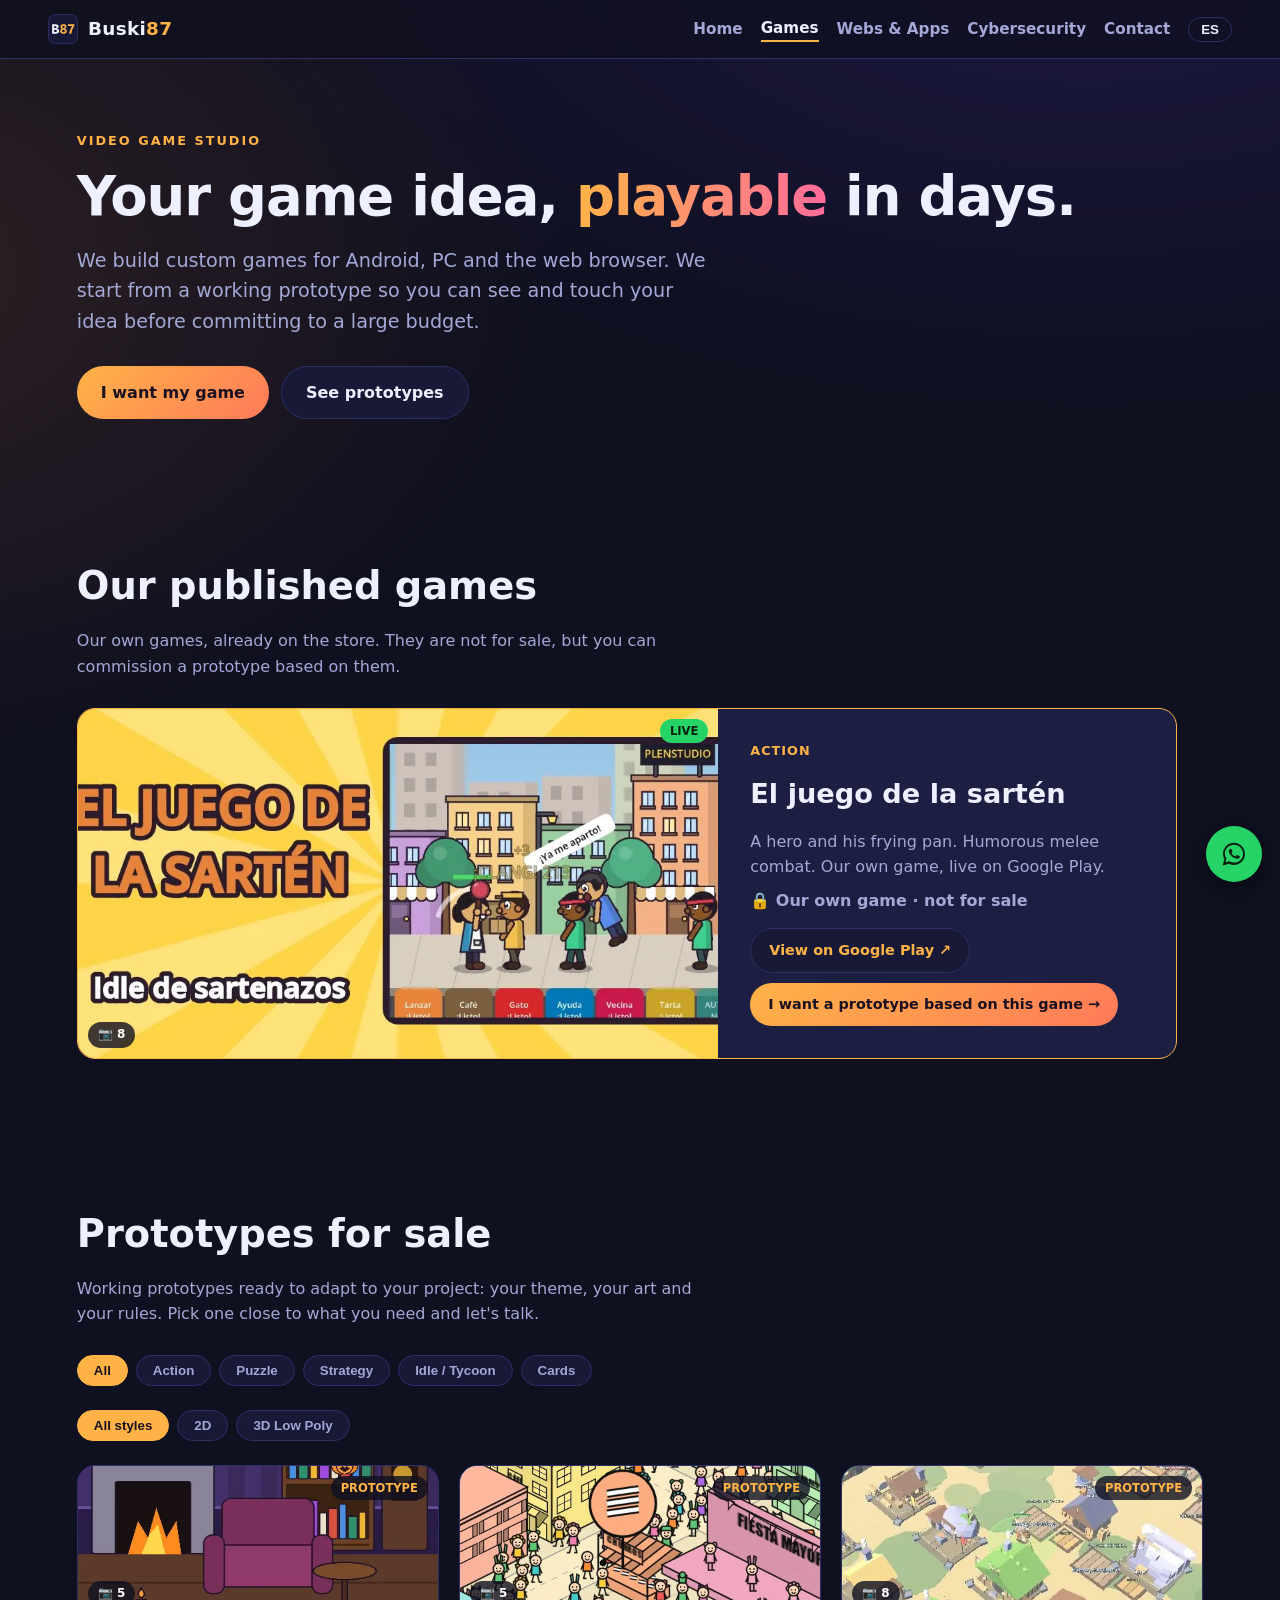
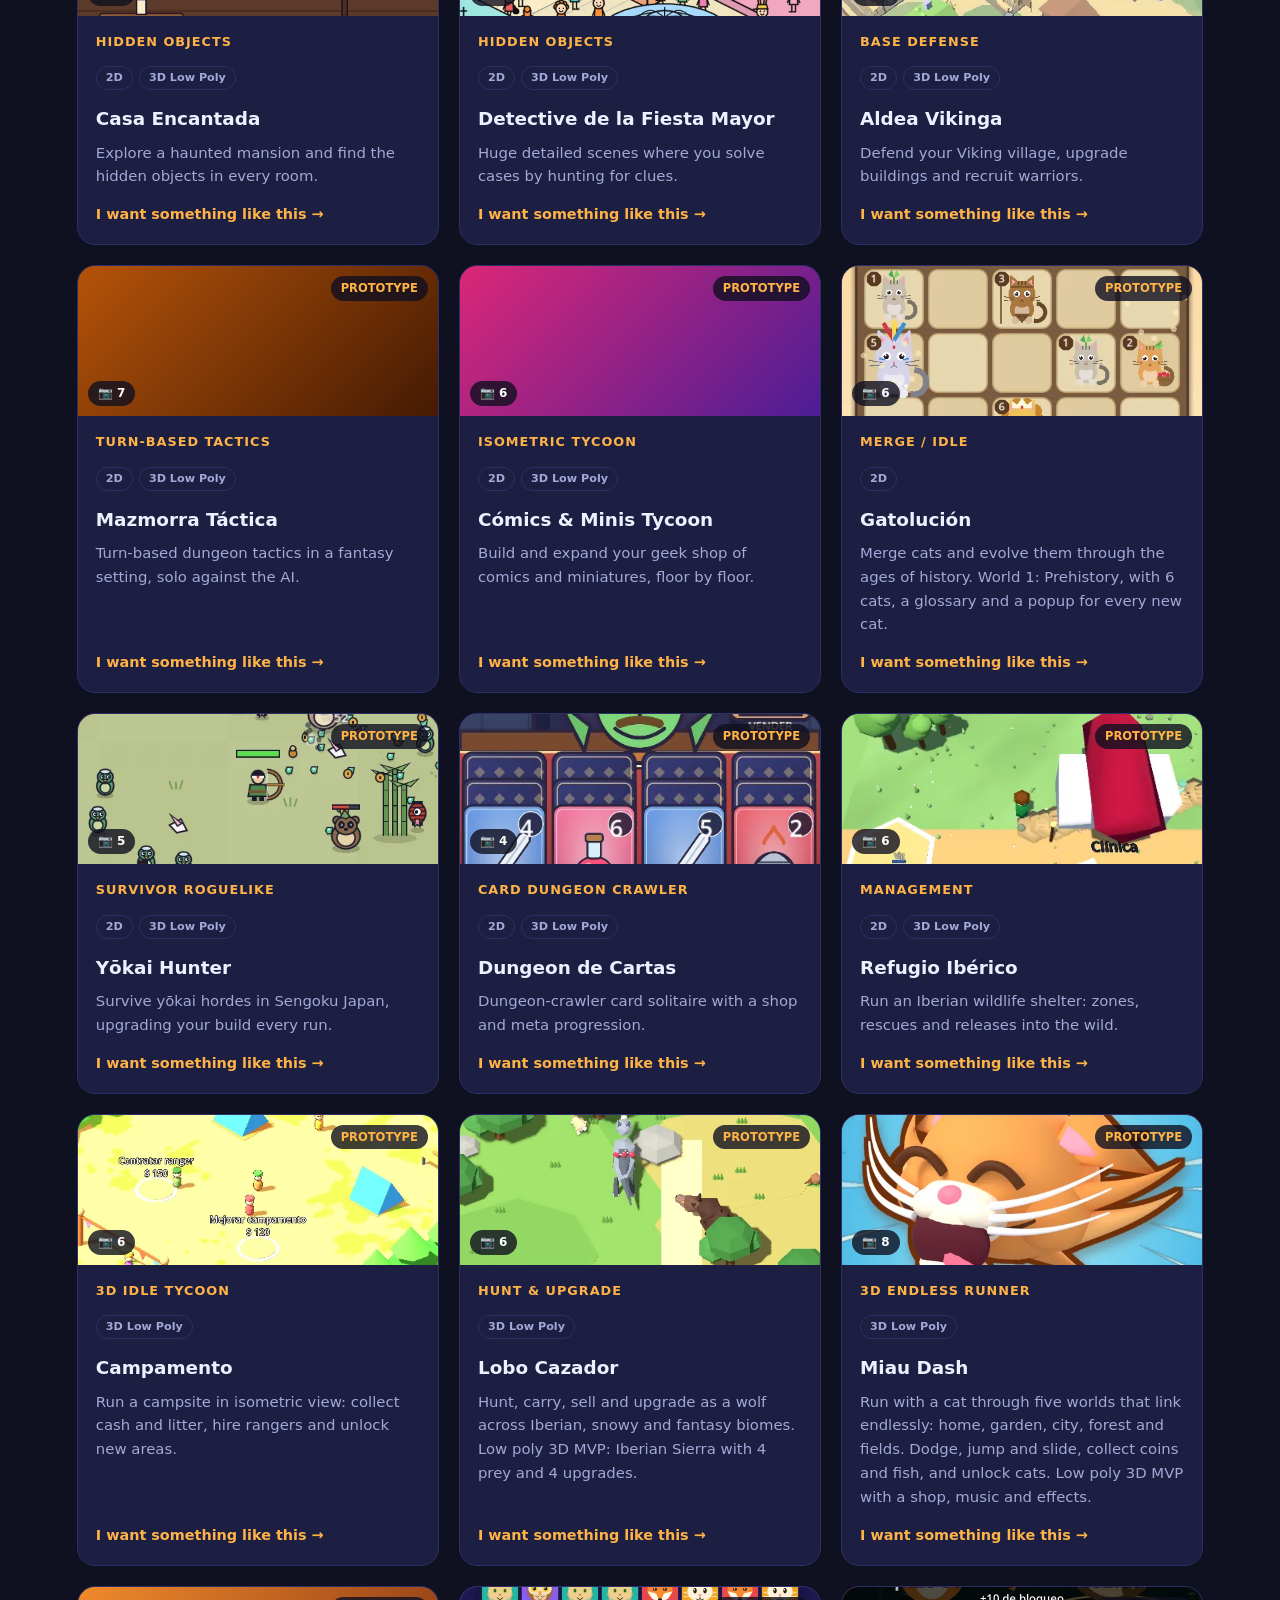
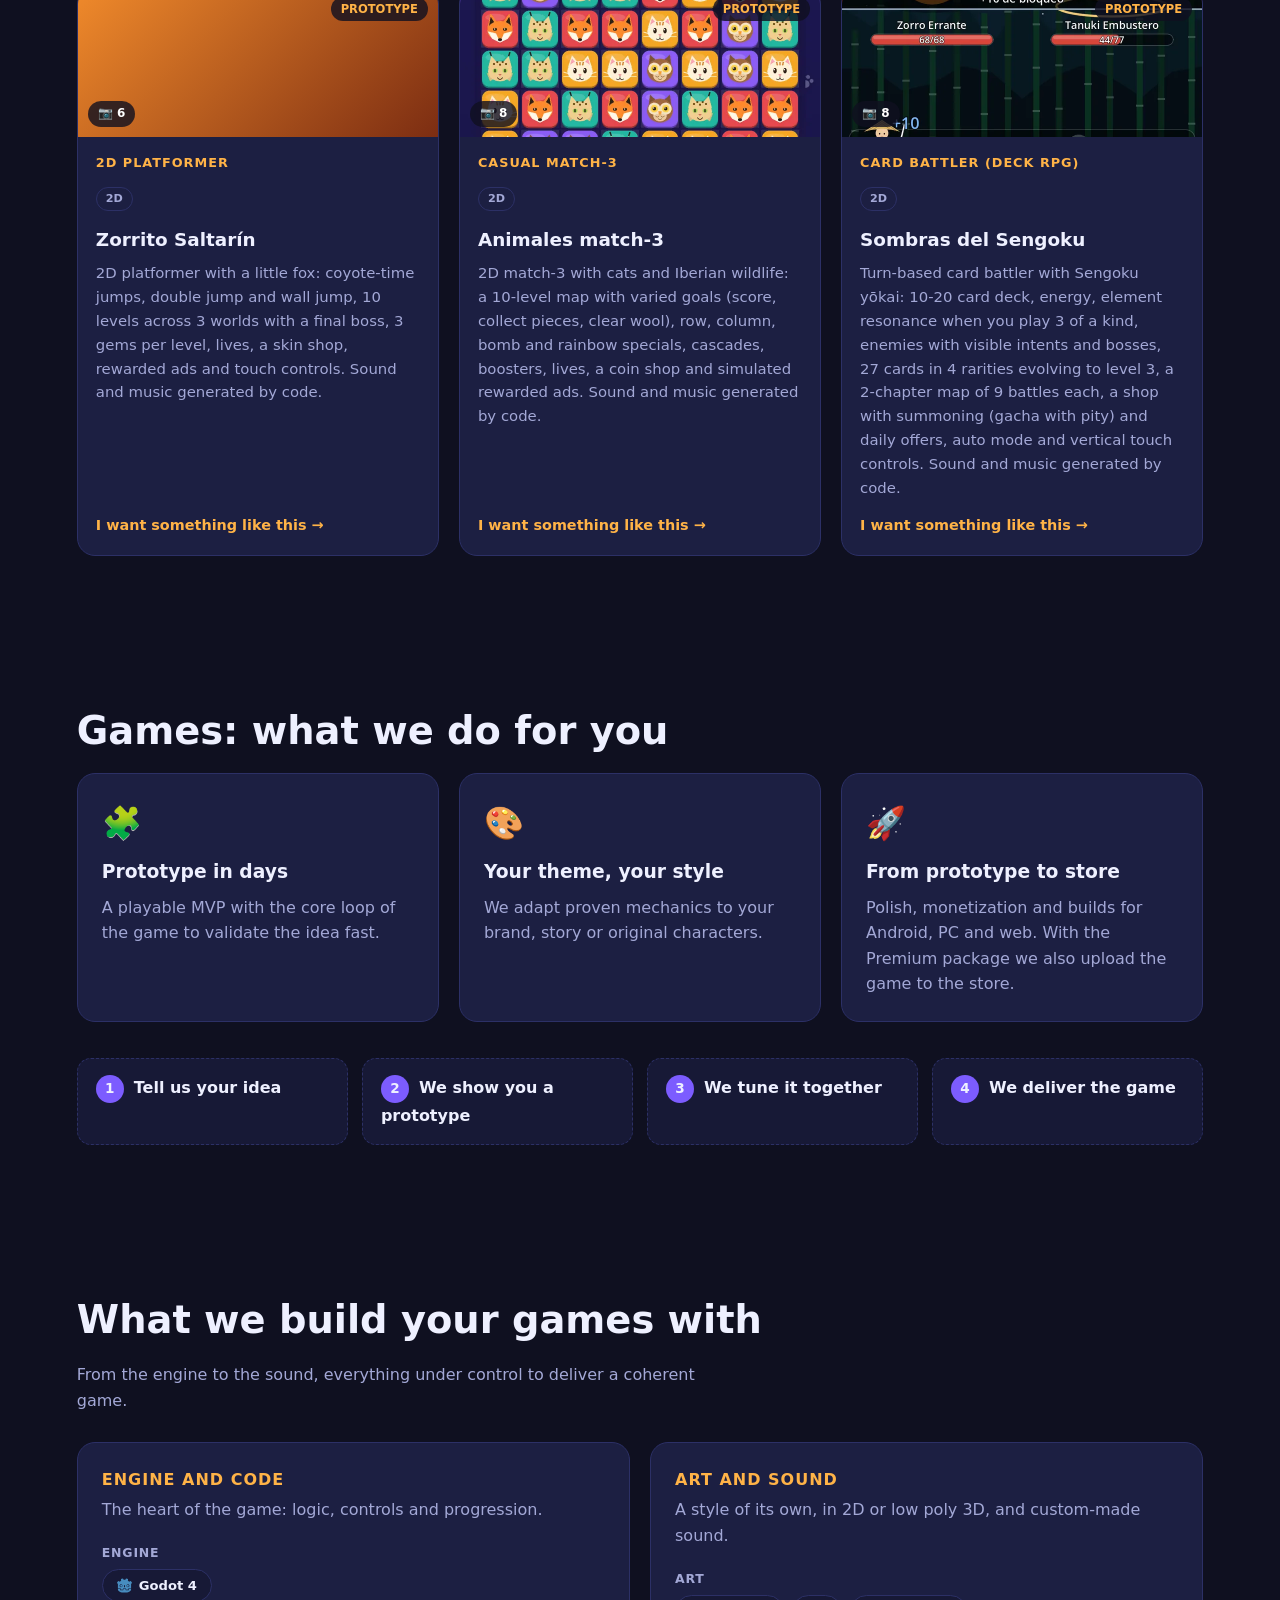
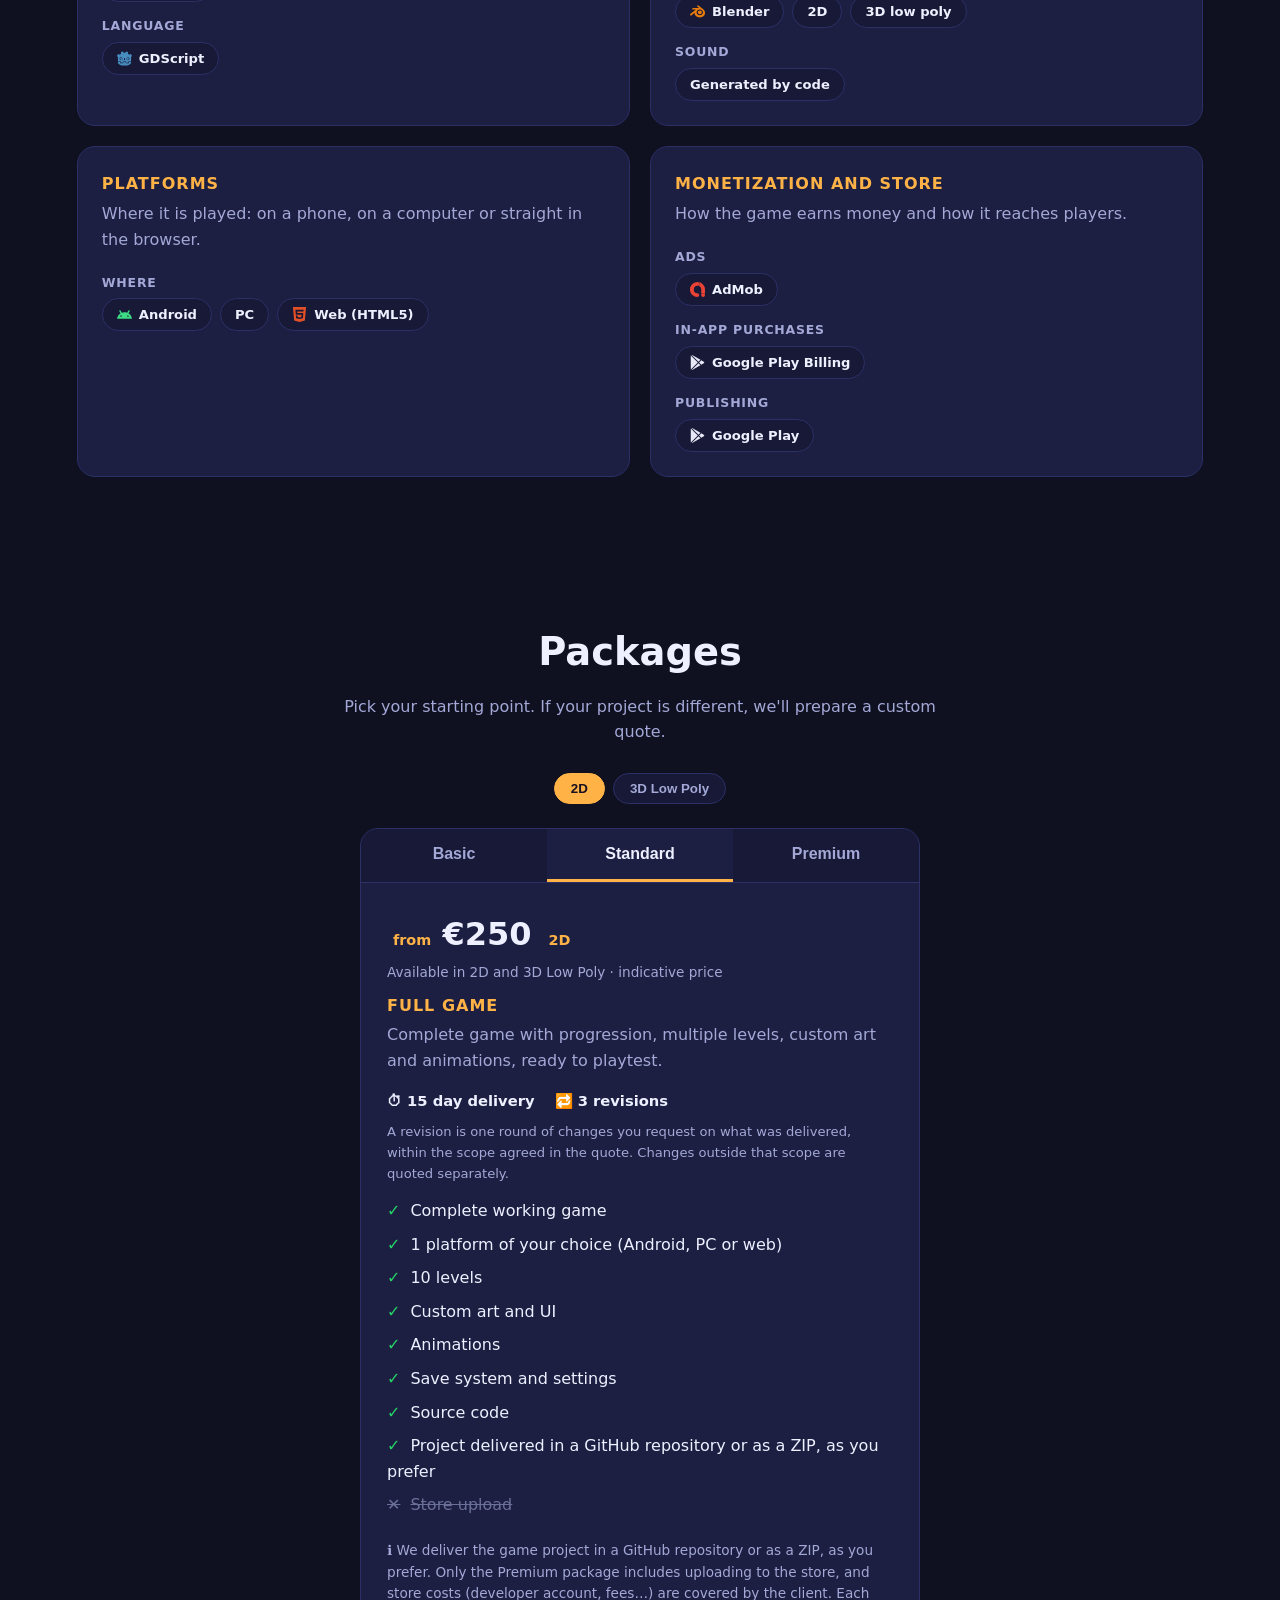
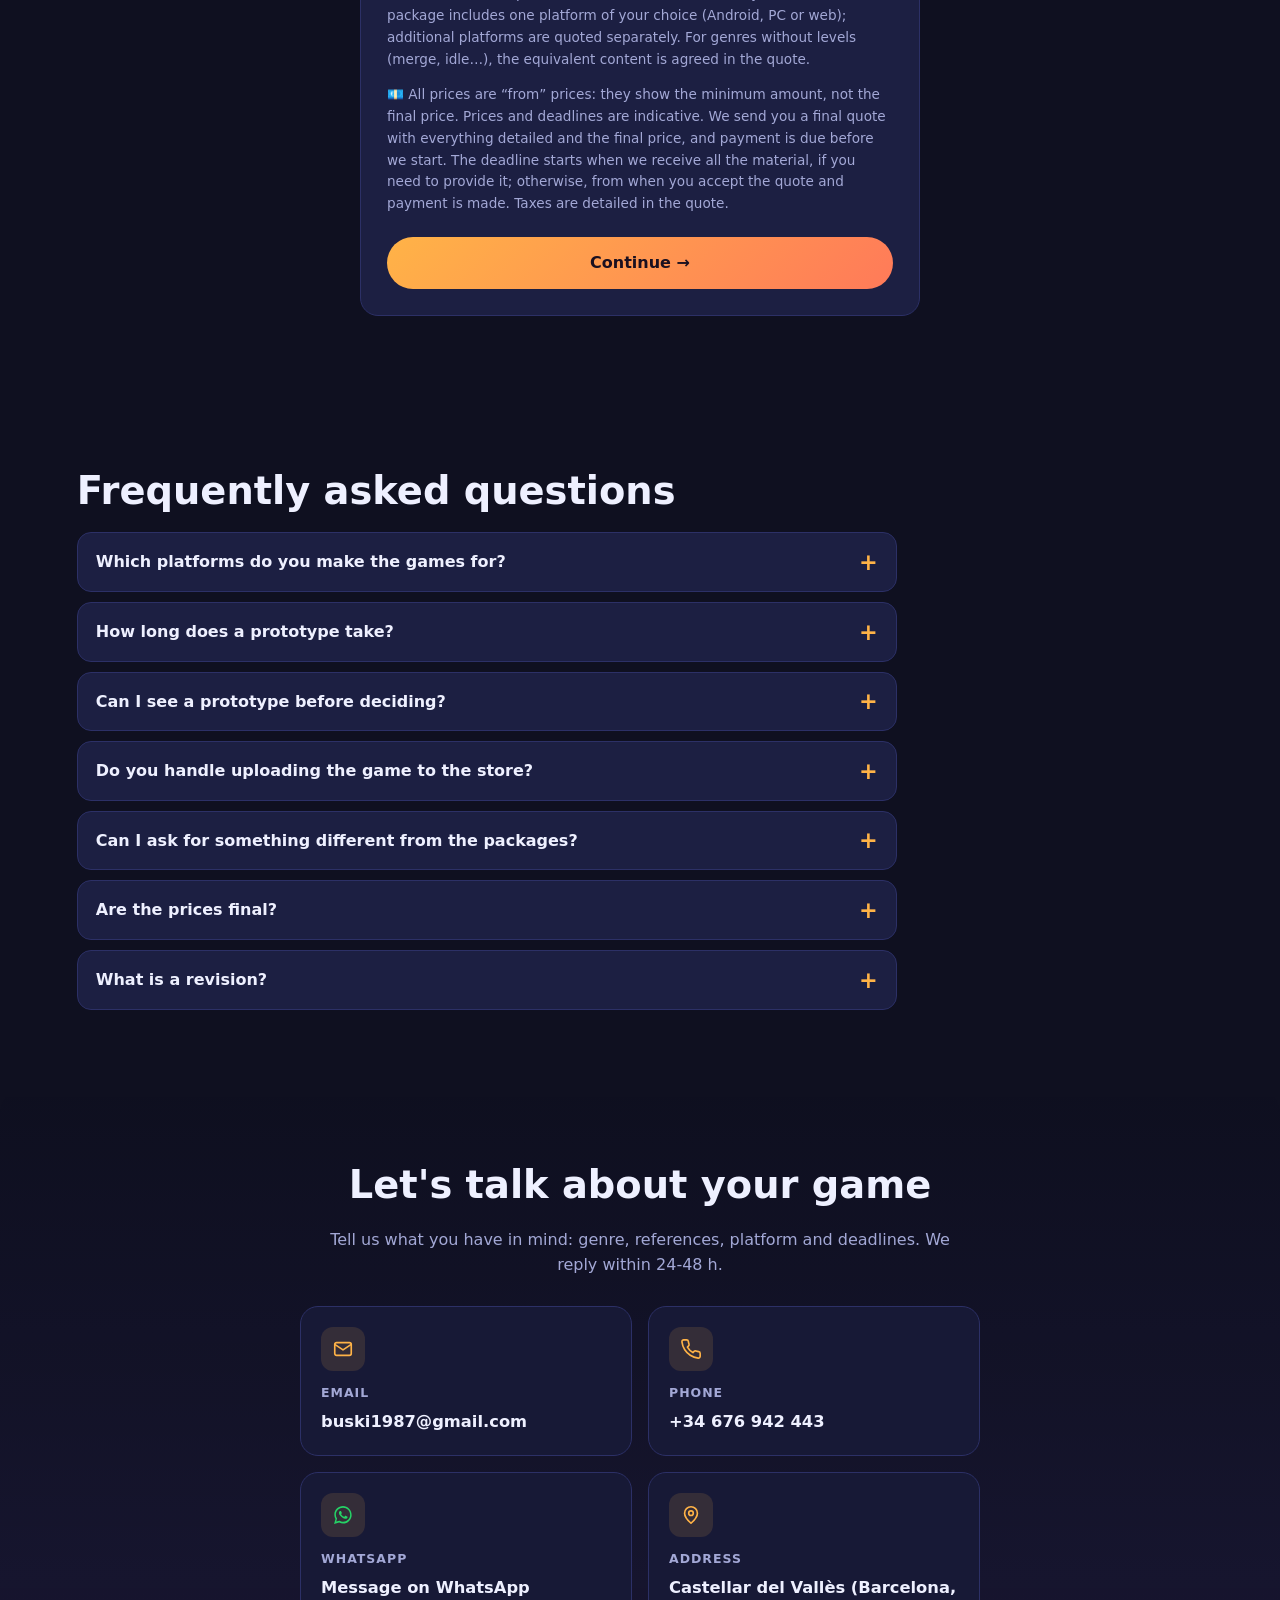
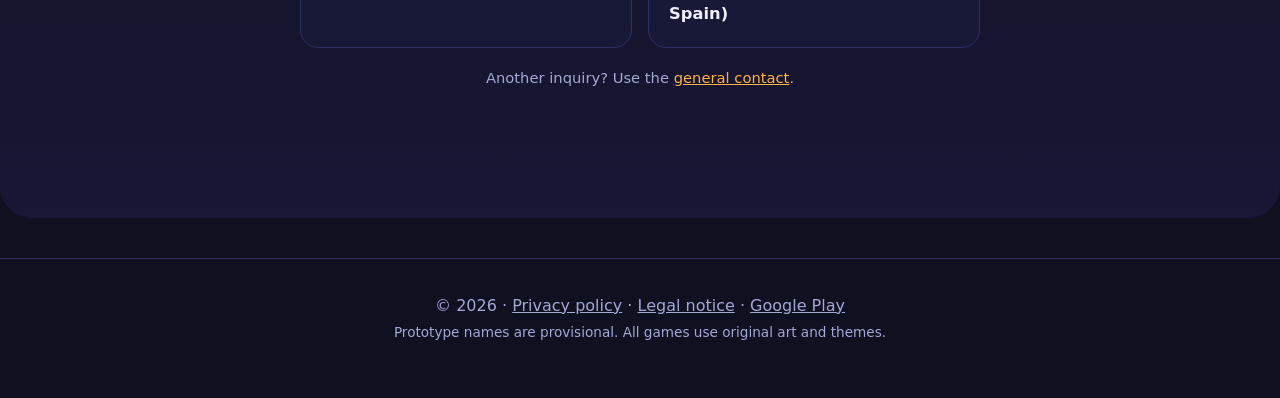
<file: juegos.html>
<!DOCTYPE html>
<html lang="es">
<head>
  <meta charset="utf-8">
  <meta name="viewport" content="width=device-width, initial-scale=1">
  <meta http-equiv="Content-Security-Policy" content="default-src 'self'; script-src 'self'; style-src 'self'; img-src 'self' data:; font-src 'self'; connect-src 'none'; frame-src 'none'; object-src 'none'; base-uri 'self'; form-action 'self'; upgrade-insecure-requests">
  <title>Videojuegos a medida para Android, PC y web — Buski87</title>
  <meta name="description" content="Prototipos jugables y juegos completos para Android, PC y navegador, en 2D o 3D low poly. Mira nuestros prototipos y cuéntanos tu idea.">
  <link rel="canonical" href="https://buski87.dev/juegos">
  <meta property="og:type" content="website">
  <meta property="og:site_name" content="Buski87">
  <meta property="og:locale" content="es_ES">
  <meta property="og:title" content="Videojuegos a medida para Android, PC y web — Buski87">
  <meta property="og:description" content="Prototipos jugables y juegos completos para Android, PC y navegador, en 2D o 3D low poly. Mira nuestros prototipos y cuéntanos tu idea.">
  <meta property="og:url" content="https://buski87.dev/juegos">
  <meta property="og:image" content="https://buski87.dev/assets/og-image.jpg">
  <meta property="og:image:width" content="1200">
  <meta property="og:image:height" content="630">
  <meta name="twitter:card" content="summary_large_image">
  <meta name="twitter:title" content="Videojuegos a medida para Android, PC y web — Buski87">
  <meta name="twitter:description" content="Prototipos jugables y juegos completos para Android, PC y navegador, en 2D o 3D low poly. Mira nuestros prototipos y cuéntanos tu idea.">
  <meta name="twitter:image" content="https://buski87.dev/assets/og-image.jpg">
  <meta name="referrer" content="strict-origin-when-cross-origin">
  <meta name="theme-color" content="#0f1020">
  <link rel="icon" href="/favicon.svg" type="image/svg+xml">
  <link rel="apple-touch-icon" href="/apple-touch-icon.png">
  <link rel="stylesheet" href="/assets/style.css?v=20261126g">
  <script src="/assets/boot.js"></script>
  <script type="application/ld+json">
  {"@context":"https://schema.org","@graph":[{"@type":"Service","name":"Desarrollo de videojuegos a medida","serviceType":"Desarrollo de videojuegos","description":"Prototipos jugables y juegos completos para Android, PC y navegador web, en 2D o 3D low poly.","provider":{"@id":"https://buski87.dev/#org"},"url":"https://buski87.dev/juegos"},{"@type":"FAQPage","mainEntity":[{"@type":"Question","name":"¿Para qué plataformas hacéis los juegos?","acceptedAnswer":{"@type":"Answer","text":"Para Android, para PC y para navegador web. Cada paquete incluye una plataforma a tu elección; las demás se presupuestan aparte."}},{"@type":"Question","name":"¿Cuánto tarda un prototipo?","acceptedAnswer":{"@type":"Answer","text":"Depende del paquete y del estilo. En 2D: 5 días el Básico, 15 el Estándar y 30 el Premium. En 3D low poly: 7, 20 y 40 días. El plazo empieza al recibir todo el material, si hay que aportarlo; si no, desde que aceptas el presupuesto y se realiza el pago."}},{"@type":"Question","name":"¿Puedo ver un prototipo antes de decidir?","acceptedAnswer":{"@type":"Answer","text":"Sí. Tienes prototipos listos en esta página, con capturas, y podemos adaptar uno parecido a tu idea."}},{"@type":"Question","name":"¿Os encargáis de subir el juego a la tienda?","acceptedAnswer":{"@type":"Answer","text":"En el paquete Premium sí. Los costes de la tienda (cuenta de desarrollador, tasas…) los cubre el cliente."}},{"@type":"Question","name":"¿Puedo pedir algo distinto a los paquetes?","acceptedAnswer":{"@type":"Answer","text":"Claro. Si tu proyecto es distinto, te preparamos un presupuesto a medida."}},{"@type":"Question","name":"¿Los precios son definitivos?","acceptedAnswer":{"@type":"Answer","text":"Son orientativos. Te enviamos un presupuesto final con todo detallado y el precio final, y se cobra antes de empezar."}},{"@type":"Question","name":"¿Qué es una revisión?","acceptedAnswer":{"@type":"Answer","text":"Una ronda de cambios que pides sobre lo entregado, dentro del alcance acordado en el presupuesto. Los cambios fuera de ese alcance se presupuestan aparte."}}]}]}
  </script>
</head>
<body>
  <a class="skip" href="#main" data-i18n="skip">Saltar al contenido</a>
  <header class="top">
    <a class="brand" href="/"><img class="brand-mark" src="/assets/logo/b87-mark.svg" alt="" width="30" height="30">Buski<span>87</span></a>
    <nav aria-label="Principal">
      <a href="/" data-i18n="nav_home">Inicio</a>
      <a href="/juegos" data-i18n="nav_games" aria-current="page">Juegos</a>
      <a href="/web" data-i18n="nav_web">Webs &amp; Apps</a>
      <a href="/ciber" data-i18n="nav_cyber">Ciberseguridad</a>
      <a href="/contacto" data-i18n="nav_contact">Contacto</a>
      <button id="lang" class="lang" aria-label="Language">EN</button>
    </nav>
  </header>

  <main id="main">
    <section id="juegos" class="hero page-hero">
      <p class="eyebrow" data-i18n="hero_eyebrow">Estudio de videojuegos</p>
      <h1 data-i18n="hero_title">Tu idea de juego, <em>jugable</em> en pocos días.</h1>
      <p class="lead" data-i18n="hero_lead">Desarrollamos juegos a medida para Android, PC y navegador web. Partimos de un prototipo funcional para que veas y toques tu idea antes de comprometer un gran presupuesto.</p>
      <div class="cta">
        <a class="btn primary" href="#contacto" data-i18n="hero_cta1">Quiero mi juego</a>
        <a class="btn" href="#prototipos" data-i18n="hero_cta2">Ver prototipos</a>
      </div>
    </section>

    <section id="publicados">
      <h2 data-i18n="pub_title">Nuestros juegos publicados</h2>
      <p class="sub" data-i18n="pub_sub">Juegos propios que ya están en tienda. No están a la venta, pero sí puedes encargarnos un prototipo basado en ellos.</p>
      <div class="pubgrid" id="pub-grid"></div>
    </section>

    <section id="prototipos">
      <h2 data-i18n="protos_title">Prototipos a la venta</h2>
      <p class="sub" data-i18n="protos_sub">Cada proyecto empieza así: una idea, un género y un prototipo funcional. Si quieres uno parecido con tu temática, hablamos.</p>
      <div class="filters" id="filters"></div>
      <div class="filters" id="mode-filter"></div>
      <div class="grid" id="grid"></div>
    </section>

    <section id="servicios">
      <h2 data-i18n="serv_title">Qué hacemos por ti</h2>
      <div class="cards3">
        <article><span>🧩</span><h3 data-i18n="s1_t">Prototipo en días</h3><p data-i18n="s1_p">Un MVP jugable con el bucle principal del juego para validar la idea cuanto antes.</p></article>
        <article><span>🎨</span><h3 data-i18n="s2_t">Tu temática, tu estilo</h3><p data-i18n="s2_p">Adaptamos mecánicas probadas a tu marca, historia o personajes originales.</p></article>
        <article><span>🚀</span><h3 data-i18n="s3_t">Del prototipo a la tienda</h3><p data-i18n="s3_p">Pulido, monetización y builds para Android, PC y web. En el paquete Premium también subimos el juego a la tienda.</p></article>
      </div>
      <ol class="steps">
        <li data-i18n="step1">Nos cuentas la idea</li>
        <li data-i18n="step2">Te enseñamos un prototipo</li>
        <li data-i18n="step3">Lo ajustamos juntos</li>
        <li data-i18n="step4">Lo publicamos</li>
      </ol>
    </section>

    <section id="tecnologias-juegos">
      <h2 data-i18n="gtech_title">Con qué creamos tus juegos</h2>
      <p class="sub" data-i18n="gtech_sub">Del motor al sonido, todo bajo control para entregarte un juego coherente.</p>
      <div class="tech-grid">
        <article>
          <h3 data-i18n="g_engine_t">Motor y código</h3>
          <p data-i18n="g_engine_p">El corazón del juego: lógica, controles y progresión.</p>
          <div class="chip-group"><span class="chip-label" data-i18n="gl_engine">Motor</span><ul class="about-chips"><li>Godot 4</li></ul></div>
          <div class="chip-group"><span class="chip-label" data-i18n="gl_code">Lenguaje</span><ul class="about-chips"><li>GDScript</li></ul></div>
        </article>
        <article>
          <h3 data-i18n="g_art_t">Arte y sonido</h3>
          <p data-i18n="g_art_p">Estilo propio, ya sea en 2D o en 3D low poly, y sonido hecho a medida.</p>
          <div class="chip-group"><span class="chip-label" data-i18n="gl_art">Arte</span><ul class="about-chips"><li>Blender</li><li>2D</li><li>3D low poly</li></ul></div>
          <div class="chip-group"><span class="chip-label" data-i18n="gl_sound">Sonido</span><ul class="about-chips"><li data-i18n="gc_sound">Generado por código</li></ul></div>
        </article>
        <article>
          <h3 data-i18n="g_plat_t">Plataformas</h3>
          <p data-i18n="g_plat_p">Dónde se juega: en el móvil, en el ordenador o directamente en el navegador.</p>
          <div class="chip-group"><span class="chip-label" data-i18n="gl_plat">Dónde</span><ul class="about-chips"><li>Android</li><li>PC</li><li>Web (HTML5)</li></ul></div>
        </article>
        <article>
          <h3 data-i18n="g_money_t">Monetización y tienda</h3>
          <p data-i18n="g_money_p">Cómo gana dinero el juego y cómo llega a los jugadores.</p>
          <div class="chip-group"><span class="chip-label" data-i18n="gl_ads">Anuncios</span><ul class="about-chips"><li>AdMob</li></ul></div>
          <div class="chip-group"><span class="chip-label" data-i18n="gl_iap">Compras integradas</span><ul class="about-chips"><li>Google Play Billing</li></ul></div>
          <div class="chip-group"><span class="chip-label" data-i18n="gl_store">Publicación</span><ul class="about-chips"><li>Google Play</li></ul></div>
        </article>
      </div>
    </section>

    <section id="paquetes">
      <h2 data-i18n="pk_title">Paquetes</h2>
      <p class="sub" data-i18n="pk_sub">Elige el punto de partida. Si tu proyecto es distinto, te preparamos un presupuesto a medida.</p>
      <div class="filters" id="mode-tabs" role="group"></div>
      <div class="pack">
        <div class="tabs" id="pk-tabs" role="tablist"></div>
        <div class="pk-body" id="pk-body"></div>
      </div>
    </section>

    <section id="faq">
      <h2 data-i18n="faq_title">Preguntas frecuentes</h2>
      <div class="faq">
        <details>
          <summary data-i18n="gq1">¿Para qué plataformas hacéis los juegos?</summary>
          <p data-i18n="ga1">Para Android, para PC y para navegador web. Cada paquete incluye una plataforma a tu elección; las demás se presupuestan aparte.</p>
        </details>
        <details>
          <summary data-i18n="gq2">¿Cuánto tarda un prototipo?</summary>
          <p data-i18n="ga2">Depende del paquete y del estilo. En 2D: 5 días el Básico, 15 el Estándar y 30 el Premium. En 3D low poly: 7, 20 y 40 días. El plazo empieza al recibir todo el material, si hay que aportarlo; si no, desde que aceptas el presupuesto y se realiza el pago.</p>
        </details>
        <details>
          <summary data-i18n="gq3">¿Puedo ver un prototipo antes de decidir?</summary>
          <p data-i18n="ga3">Sí. Tienes prototipos listos en esta página, con capturas, y podemos adaptar uno parecido a tu idea.</p>
        </details>
        <details>
          <summary data-i18n="gq4">¿Os encargáis de subir el juego a la tienda?</summary>
          <p data-i18n="ga4">En el paquete Premium sí. Los costes de la tienda (cuenta de desarrollador, tasas…) los cubre el cliente.</p>
        </details>
        <details>
          <summary data-i18n="gq5">¿Puedo pedir algo distinto a los paquetes?</summary>
          <p data-i18n="ga5">Claro. Si tu proyecto es distinto, te preparamos un presupuesto a medida.</p>
        </details>
        <details>
          <summary data-i18n="gq6">¿Los precios son definitivos?</summary>
          <p data-i18n="ga6">Son precios «desde»: orientativos y el mínimo de cada servicio. Te enviamos un presupuesto final con todo detallado y el precio final, y se cobra antes de empezar.</p>
        </details>
        <details>
          <summary data-i18n="gq7">¿Qué es una revisión?</summary>
          <p data-i18n="ga7">Una ronda de cambios que pides sobre lo entregado, dentro del alcance acordado en el presupuesto. Los cambios fuera de ese alcance se presupuestan aparte.</p>
        </details>
      </div>
    </section>

    <section id="contacto" class="contact">
      <h2 data-i18n="contact_title_juegos">Hablemos de tu juego</h2>
      <p class="sub" data-i18n="contact_sub_juegos">Cuéntanos qué tienes en mente: género, referencias, plataforma y plazos. Te respondemos en 24-48 h.</p>
      <div class="c-cards">
        <a class="c-card" id="c-mail" href="mailto:buski1987@gmail.com"><i class="c-ico" aria-hidden="true"><svg viewBox="0 0 24 24"><rect x="3" y="5" width="18" height="14" rx="2"/><path d="m3 7 9 6 9-6"/></svg></i><span data-i18n="c_mail_l">Email</span><strong>buski1987@gmail.com</strong></a>
        <a class="c-card" href="tel:+34676942443"><i class="c-ico" aria-hidden="true"><svg viewBox="0 0 24 24"><path d="M22 16.92v3a2 2 0 0 1-2.18 2 19.79 19.79 0 0 1-8.63-3.07 19.5 19.5 0 0 1-6-6 19.79 19.79 0 0 1-3.07-8.67A2 2 0 0 1 4.11 2h3a2 2 0 0 1 2 1.72 12.84 12.84 0 0 0 .7 2.81 2 2 0 0 1-.45 2.11L8.09 9.91a16 16 0 0 0 6 6l1.27-1.27a2 2 0 0 1 2.11-.45 12.84 12.84 0 0 0 2.81.7A2 2 0 0 1 22 16.92z"/></svg></i><span data-i18n="c_tel_l">Teléfono</span><strong>+34 676 942 443</strong></a>
        <a class="c-card" id="c-wa" href="https://wa.me/34676942443" target="_blank" rel="noopener noreferrer"><i class="c-ico" aria-hidden="true"><svg class="fill" viewBox="0 0 32 32"><path d="M16 3C9 3 3.4 8.6 3.4 15.5c0 2.3.6 4.4 1.7 6.3L3 29l7.4-2c1.8 1 3.800 1.500 5.600 1.500 7 0 12.600-5.600 12.600-12.500S23 3 16 3zm0 22.800c-1.800 0-3.500-.5-5-1.400l-.4-.2-4.400 1.200 1.200-4.300-.3-.4a10 10 0 0 1-1.500-5.300C5.600 9.900 10.300 5.300 16 5.300s10.400 4.600 10.400 10.300S21.700 25.800 16 25.800zm5.700-7.600c-.3-.2-1.800-.9-2.100-1s-.5-.2-.7.200-.8 1-.9 1.100-.3.200-.6.100a8.300 8.300 0 0 1-4.100-3.600c-.3-.5.300-.5.900-1.600.1-.2 0-.4 0-.5l-1-2.300c-.2-.6-.5-.5-.7-.5h-.6c-.2 0-.5.100-.8.400s-1 1-1 2.500 1.100 2.900 1.200 3.100c.2.200 2.100 3.300 5.200 4.500 2.700 1 3.200.8 3.800.8.600-.1 1.800-.7 2.100-1.500.3-.7.300-1.300.2-1.500-.1-.2-.3-.2-.6-.4z"/></svg></i><span data-i18n="c_wa_l">WhatsApp</span><strong data-i18n="contact_wa">Escribir por WhatsApp</strong></a>
        <div class="c-card"><i class="c-ico" aria-hidden="true"><svg viewBox="0 0 24 24"><path d="M12 21s-7-6.2-7-11a7 7 0 0 1 14 0c0 4.8-7 11-7 11Z"/><circle cx="12" cy="10" r="2.5"/></svg></i><span data-i18n="c_addr_l">Dirección</span><strong data-i18n="c_addr_v">Castellar del Vallès (Barcelona)</strong></div>
      </div>
      <p class="other-contact" data-i18n="other_contact">¿Otra consulta? Usa el <a href="/contacto">contacto general</a>.</p>
      <div class="cta center">
      </div>
    </section>
  </main>

  <footer>
    <p>© <span id="year"></span> · <a href="/privacidad" data-i18n="footer_priv">Política de privacidad</a> · <a href="/aviso-legal" data-i18n="footer_legal">Aviso legal</a> · <a href="https://play.google.com/store/apps/details?id=com.eljuegodelasarten.game" target="_blank" rel="noopener noreferrer">Google Play</a></p>
    <p class="small" data-i18n="footer_note">Los nombres de los prototipos son provisionales. Todos los juegos usan arte y temática propios.</p>
  </footer>

  <script src="/assets/app.js?v=20261126g"></script>
</body>
</html>
</file>
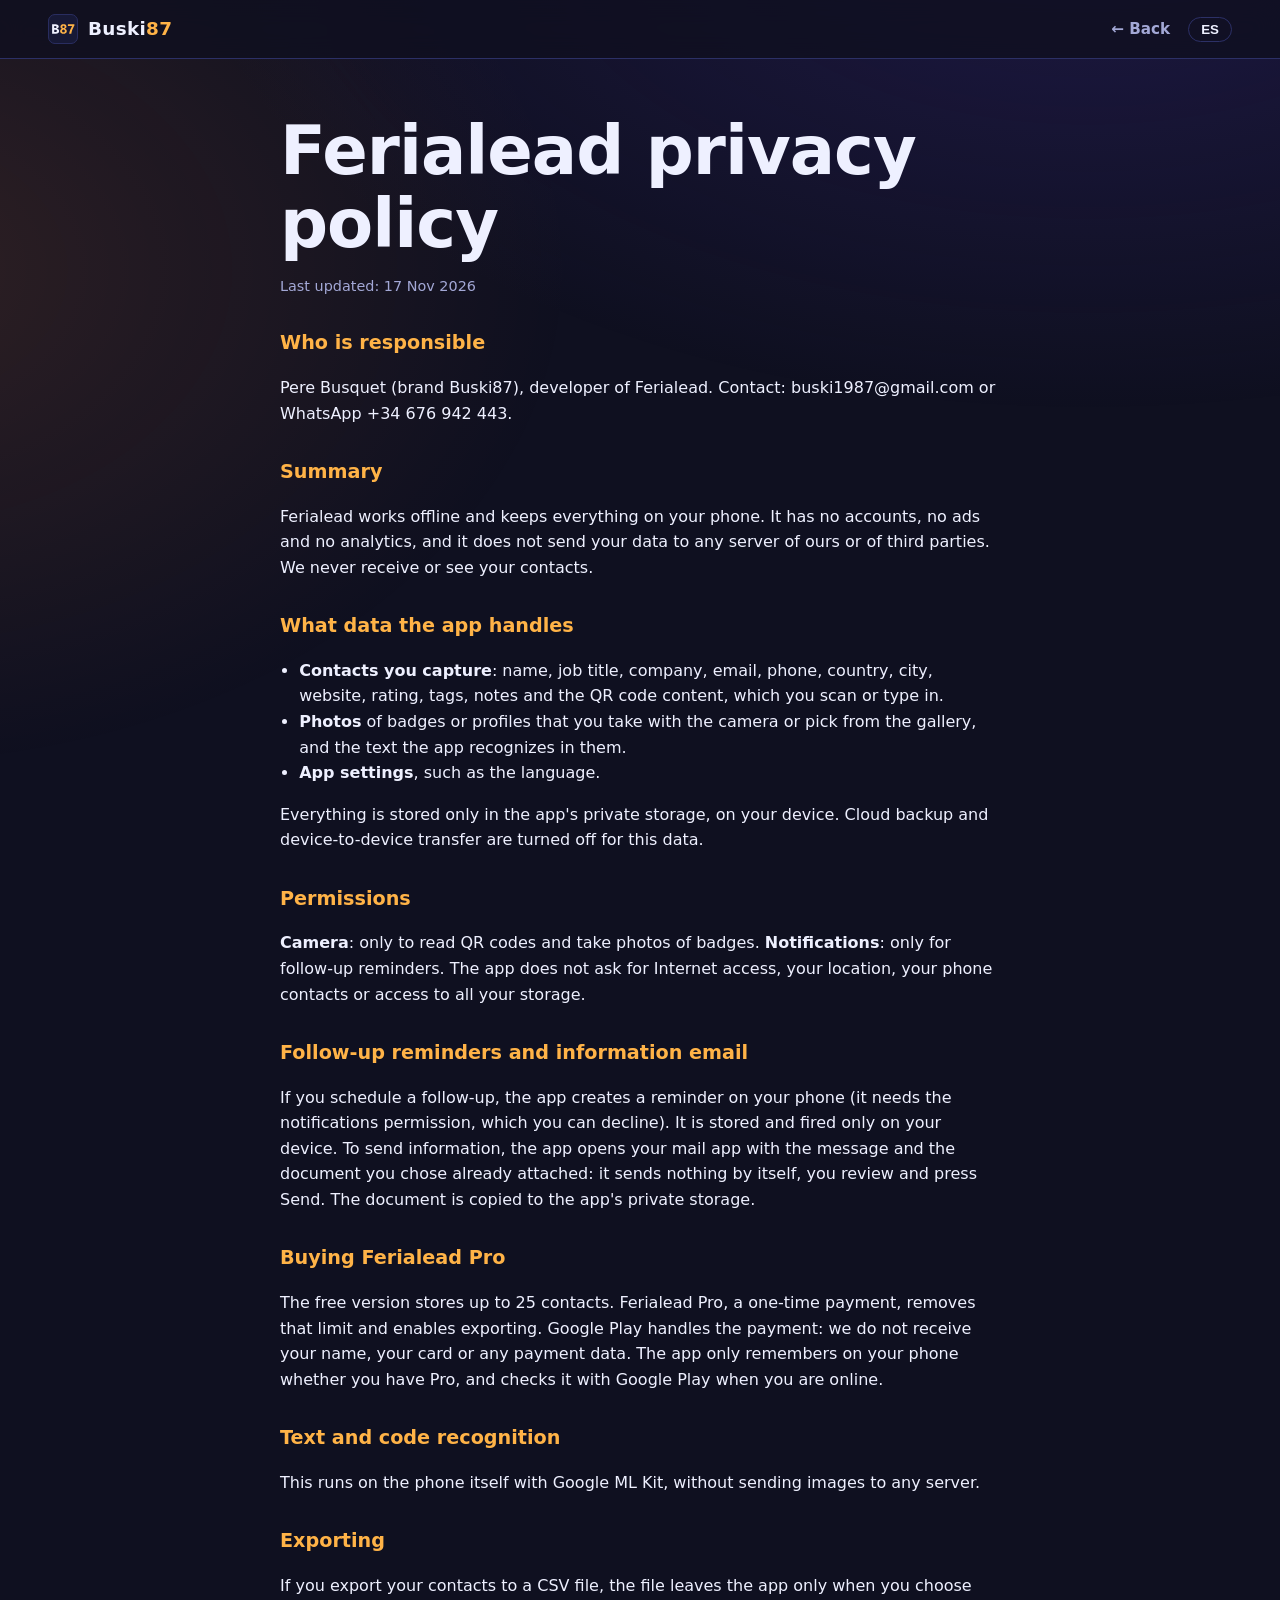
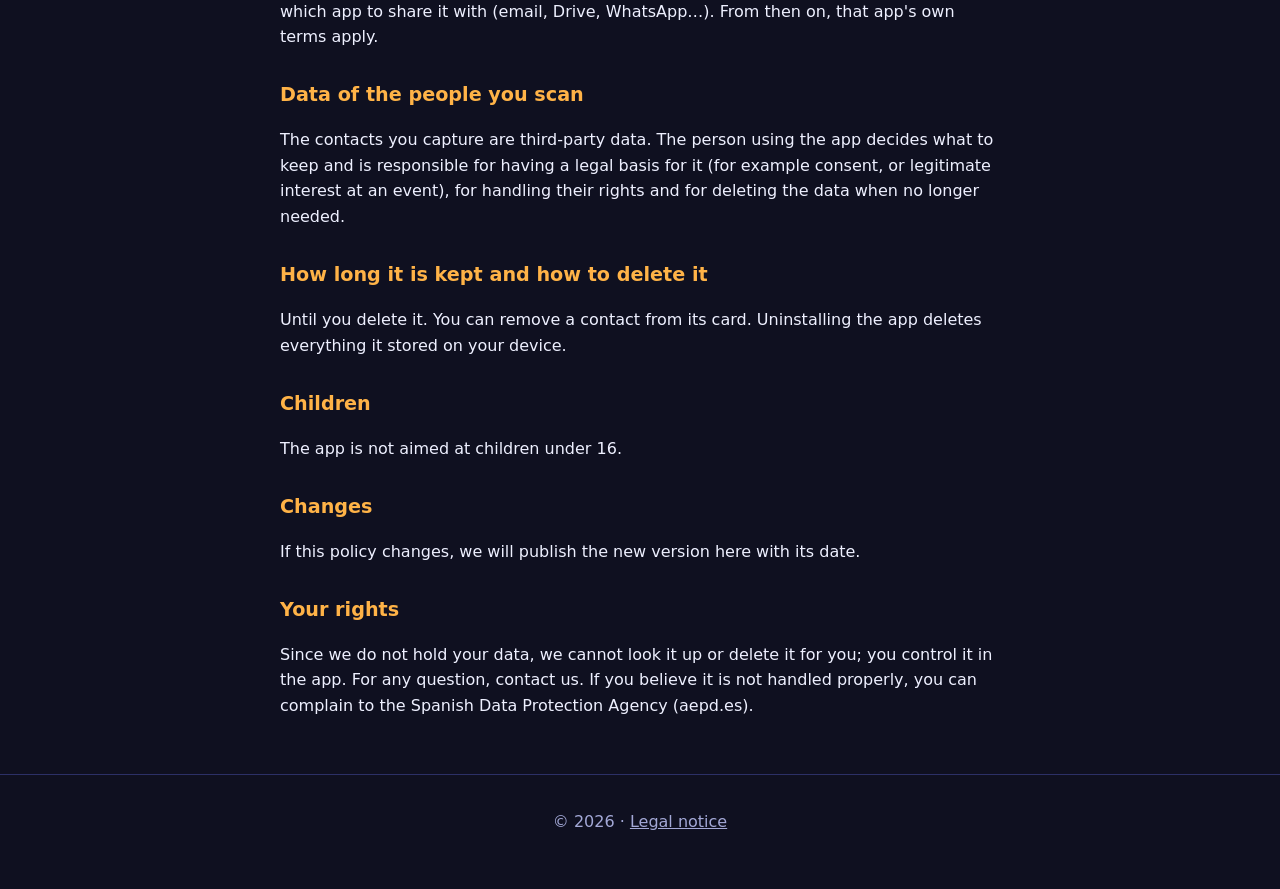
<file: privacidad-ferialead.html>
<!DOCTYPE html>
<html lang="es">
<head>
  <meta charset="utf-8">
  <meta name="viewport" content="width=device-width, initial-scale=1">
  <meta http-equiv="Content-Security-Policy" content="default-src 'self'; script-src 'self'; style-src 'self'; img-src 'self' data:; font-src 'self'; connect-src 'none'; frame-src 'none'; object-src 'none'; base-uri 'self'; form-action 'self'; upgrade-insecure-requests">
  <title>Privacidad de Ferialead — Buski87</title>
  <meta name="description" content="Política de privacidad de la app Ferialead: funciona sin conexión y guarda los datos solo en tu móvil.">
  <link rel="canonical" href="https://buski87.dev/privacidad-ferialead">
  <meta property="og:type" content="website">
  <meta property="og:site_name" content="Buski87">
  <meta property="og:locale" content="es_ES">
  <meta property="og:title" content="Privacidad de Ferialead — Buski87">
  <meta property="og:description" content="Política de privacidad de la app Ferialead: funciona sin conexión y guarda los datos solo en tu móvil.">
  <meta property="og:url" content="https://buski87.dev/privacidad-ferialead">
  <meta property="og:image" content="https://buski87.dev/assets/og-image.jpg">
  <meta property="og:image:width" content="1200">
  <meta property="og:image:height" content="630">
  <meta name="twitter:card" content="summary_large_image">
  <meta name="twitter:title" content="Privacidad de Ferialead — Buski87">
  <meta name="twitter:description" content="Política de privacidad de la app Ferialead: funciona sin conexión y guarda los datos solo en tu móvil.">
  <meta name="twitter:image" content="https://buski87.dev/assets/og-image.jpg">
  <meta name="referrer" content="strict-origin-when-cross-origin">
  <meta name="theme-color" content="#0f1020">
  <link rel="icon" href="/favicon.svg" type="image/svg+xml">
  <link rel="apple-touch-icon" href="/apple-touch-icon.png">
  <link rel="stylesheet" href="/assets/style.css?v=20261126g">
  <script src="/assets/boot.js"></script>
</head>
<body>
  <a class="skip" href="#main" data-i18n="skip">Saltar al contenido</a>
  <header class="top">
    <a class="brand" href="/"><img class="brand-mark" src="/assets/logo/b87-mark.svg" alt="" width="30" height="30">Buski<span>87</span></a>
    <nav><a href="/" id="back">← Volver</a><button id="lang" class="lang" aria-label="Language">EN</button></nav>
  </header>

  <main class="legal" id="main">
    <div data-l="es">
      <h1>Política de privacidad de Ferialead</h1>
      <p class="upd">Última actualización: 17 nov 2026</p>

      <h2>Quién es el responsable</h2>
      <p>Pere Busquet (marca Buski87), desarrollador de Ferialead. Contacto: buski1987@gmail.com o WhatsApp +34 676 942 443.</p>

      <h2>Resumen</h2>
      <p>Ferialead funciona sin conexión y guarda todo en tu móvil. No tiene cuentas, no incluye publicidad ni analítica y no envía tus datos a ningún servidor nuestro ni de terceros. Nosotros no recibimos ni vemos tus contactos.</p>

      <h2>Qué datos trata la app</h2>
      <ul>
        <li><strong>Contactos que captas</strong>: nombre, cargo, empresa, email, teléfono, país, ciudad, web, valoración, etiquetas, notas y el contenido del código QR, que tú escaneas o escribes.</li>
        <li><strong>Fotos</strong> de acreditaciones o perfiles que haces con la cámara o eliges de la galería, y el texto que la app reconoce en ellas.</li>
        <li><strong>Ajustes</strong> de la app, como el idioma.</li>
      </ul>
      <p>Todo se guarda únicamente en el almacenamiento privado de la app, en tu dispositivo. Las copias de seguridad en la nube y la transferencia a otro móvil están desactivadas para estos datos.</p>

      <h2>Permisos</h2>
      <p><strong>Cámara</strong>: solo para leer códigos QR y hacer fotos de acreditaciones. <strong>Notificaciones</strong>: solo para los avisos de seguimiento. La app no pide acceso a Internet, a tu ubicación, a tus contactos del teléfono ni a todo tu almacenamiento.</p>

      <h2>Avisos de seguimiento y correo de información</h2>
      <p>Si programas un seguimiento, la app crea un aviso en tu móvil (necesita el permiso de notificaciones, que puedes rechazar). Se guarda y se dispara solo en tu dispositivo. Para enviar información, la app abre tu aplicación de correo con el mensaje y el documento que elegiste ya adjuntos: no envía nada por sí misma, tú revisas y pulsas Enviar. El documento se copia al almacenamiento privado de la app.</p>

      <h2>Compra de Ferialead Pro</h2>
      <p>La versión gratuita guarda hasta 25 contactos. Ferialead Pro, de pago único, quita ese límite y permite exportar. El pago lo gestiona Google Play: nosotros no recibimos tu nombre, tu tarjeta ni ningún dato de pago. La app solo recuerda en tu móvil si tienes Pro, y lo comprueba con Google Play cuando hay conexión.</p>

      <h2>Reconocimiento de texto y de códigos</h2>
      <p>Se hace en el propio móvil con Google ML Kit, sin enviar imágenes a ningún servidor.</p>

      <h2>Exportar</h2>
      <p>Si exportas tus contactos a un archivo CSV, el archivo sale de la app solo cuando tú eliges con qué aplicación compartirlo (correo, Drive, WhatsApp…). A partir de ahí se aplican las condiciones de esa aplicación.</p>

      <h2>Datos de las personas que escaneas</h2>
      <p>Los datos de los contactos que captas son de terceros. Quien usa la app decide qué guarda y es responsable de tener una base legal para ello (por ejemplo, el consentimiento o el interés legítimo en un evento), de atender sus derechos y de borrarlos cuando ya no los necesite.</p>

      <h2>Cuánto tiempo se conservan y cómo borrarlos</h2>
      <p>Hasta que tú los borres. Puedes eliminar un contacto desde su ficha. Al desinstalar la app se borra todo lo que guardó en tu dispositivo.</p>

      <h2>Menores</h2>
      <p>La app no está dirigida a menores de 16 años.</p>

      <h2>Cambios</h2>
      <p>Si esta política cambia, publicaremos aquí la nueva versión con su fecha.</p>

      <h2>Tus derechos</h2>
      <p>Como no tenemos tus datos, no podemos consultarlos ni borrarlos por ti; los controlas tú en la app. Para cualquier duda, escríbenos. Si crees que no se tratan bien, puedes reclamar ante la Agencia Española de Protección de Datos (aepd.es).</p>
    </div>

    <div data-l="en">
      <h1>Ferialead privacy policy</h1>
      <p class="upd">Last updated: 17 Nov 2026</p>

      <h2>Who is responsible</h2>
      <p>Pere Busquet (brand Buski87), developer of Ferialead. Contact: buski1987@gmail.com or WhatsApp +34 676 942 443.</p>

      <h2>Summary</h2>
      <p>Ferialead works offline and keeps everything on your phone. It has no accounts, no ads and no analytics, and it does not send your data to any server of ours or of third parties. We never receive or see your contacts.</p>

      <h2>What data the app handles</h2>
      <ul>
        <li><strong>Contacts you capture</strong>: name, job title, company, email, phone, country, city, website, rating, tags, notes and the QR code content, which you scan or type in.</li>
        <li><strong>Photos</strong> of badges or profiles that you take with the camera or pick from the gallery, and the text the app recognizes in them.</li>
        <li><strong>App settings</strong>, such as the language.</li>
      </ul>
      <p>Everything is stored only in the app's private storage, on your device. Cloud backup and device-to-device transfer are turned off for this data.</p>

      <h2>Permissions</h2>
      <p><strong>Camera</strong>: only to read QR codes and take photos of badges. <strong>Notifications</strong>: only for follow-up reminders. The app does not ask for Internet access, your location, your phone contacts or access to all your storage.</p>

      <h2>Follow-up reminders and information email</h2>
      <p>If you schedule a follow-up, the app creates a reminder on your phone (it needs the notifications permission, which you can decline). It is stored and fired only on your device. To send information, the app opens your mail app with the message and the document you chose already attached: it sends nothing by itself, you review and press Send. The document is copied to the app's private storage.</p>

      <h2>Buying Ferialead Pro</h2>
      <p>The free version stores up to 25 contacts. Ferialead Pro, a one-time payment, removes that limit and enables exporting. Google Play handles the payment: we do not receive your name, your card or any payment data. The app only remembers on your phone whether you have Pro, and checks it with Google Play when you are online.</p>

      <h2>Text and code recognition</h2>
      <p>This runs on the phone itself with Google ML Kit, without sending images to any server.</p>

      <h2>Exporting</h2>
      <p>If you export your contacts to a CSV file, the file leaves the app only when you choose which app to share it with (email, Drive, WhatsApp…). From then on, that app's own terms apply.</p>

      <h2>Data of the people you scan</h2>
      <p>The contacts you capture are third-party data. The person using the app decides what to keep and is responsible for having a legal basis for it (for example consent, or legitimate interest at an event), for handling their rights and for deleting the data when no longer needed.</p>

      <h2>How long it is kept and how to delete it</h2>
      <p>Until you delete it. You can remove a contact from its card. Uninstalling the app deletes everything it stored on your device.</p>

      <h2>Children</h2>
      <p>The app is not aimed at children under 16.</p>

      <h2>Changes</h2>
      <p>If this policy changes, we will publish the new version here with its date.</p>

      <h2>Your rights</h2>
      <p>Since we do not hold your data, we cannot look it up or delete it for you; you control it in the app. For any question, contact us. If you believe it is not handled properly, you can complain to the Spanish Data Protection Agency (aepd.es).</p>
    </div>
  </main>

  <footer><p>© <span id="year"></span> · <a href="/aviso-legal" id="other-legal">Aviso legal</a></p></footer>
  <script src="/assets/legal-privacidad-ferialead.js"></script>
</body>
</html>
</file>
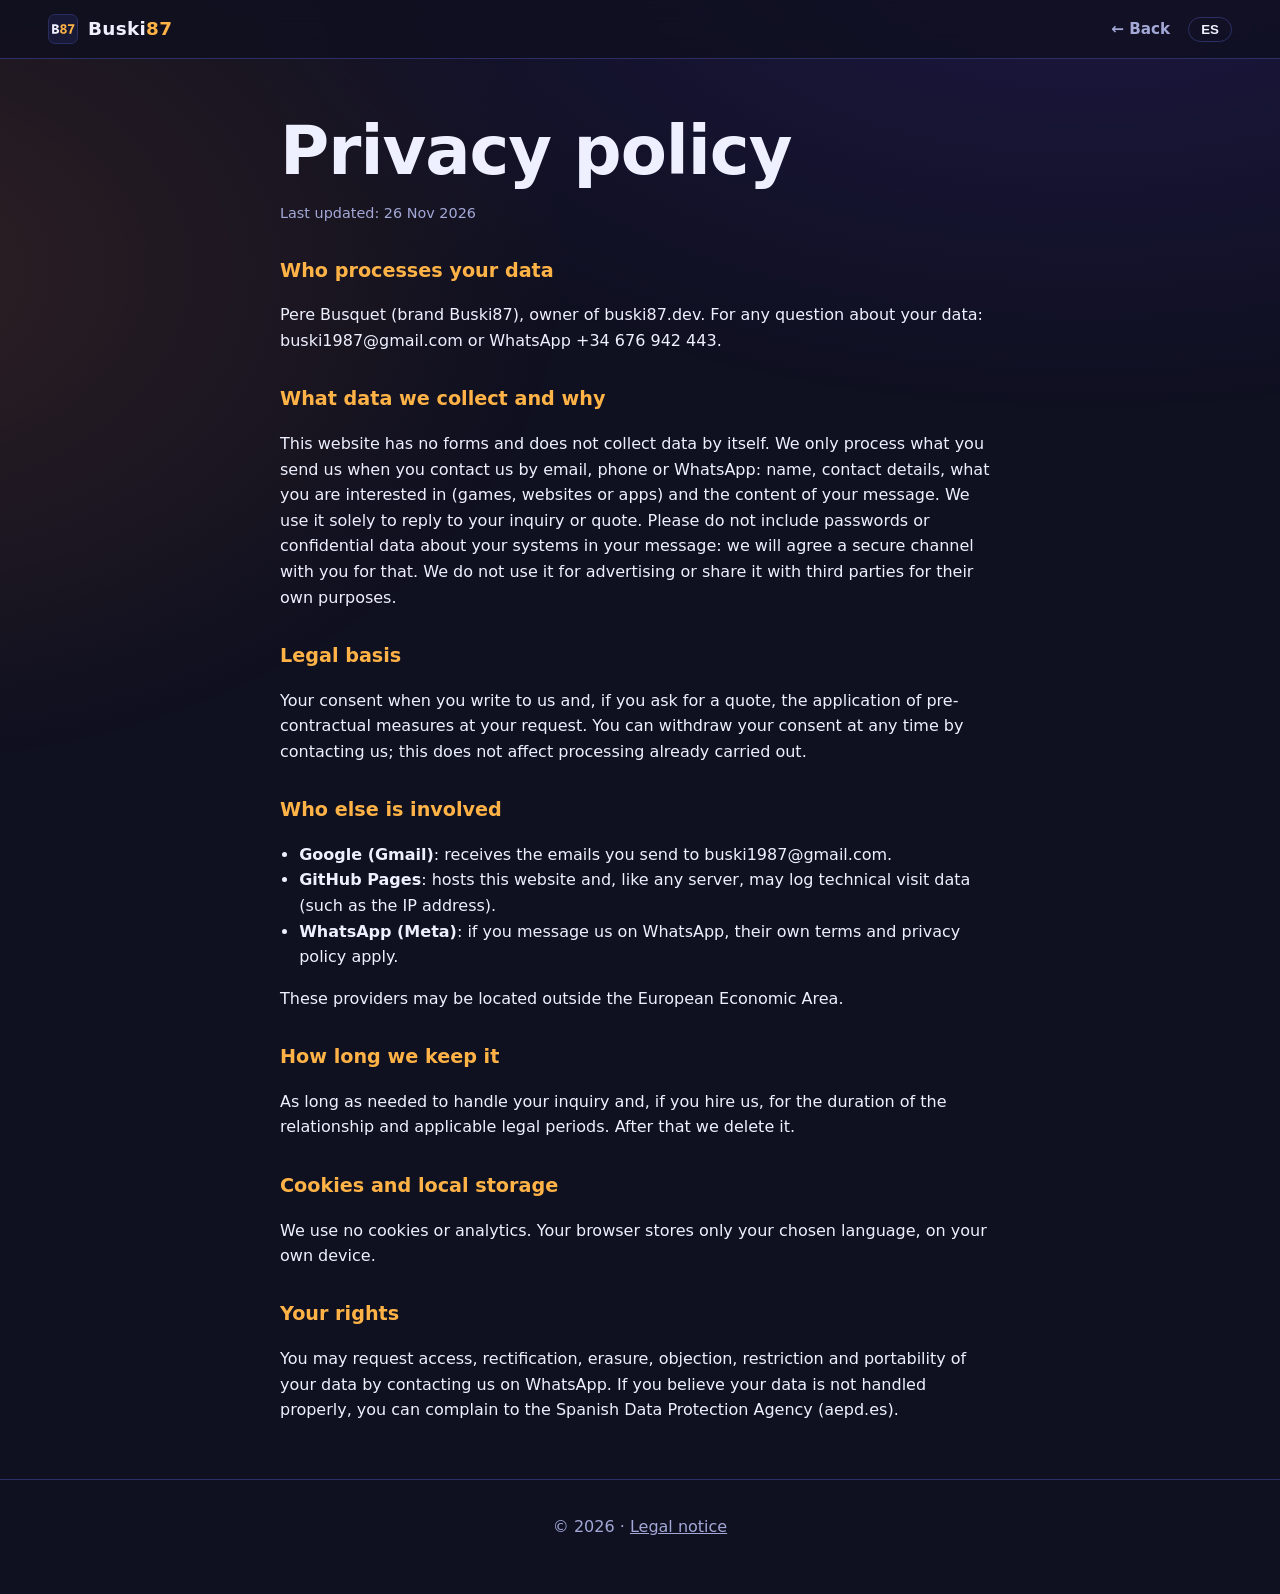
<file: privacidad.html>
<!DOCTYPE html>
<html lang="es">
<head>
  <meta charset="utf-8">
  <meta name="viewport" content="width=device-width, initial-scale=1">
  <meta http-equiv="Content-Security-Policy" content="default-src 'self'; script-src 'self'; style-src 'self'; img-src 'self' data:; font-src 'self'; connect-src 'none'; frame-src 'none'; object-src 'none'; base-uri 'self'; form-action 'self'; upgrade-insecure-requests">
  <title>Privacidad — Buski87</title>
  <meta name="description" content="Política de privacidad de Buski87: qué datos tratamos cuando nos contactas y para qué.">
  <link rel="canonical" href="https://buski87.dev/privacidad">
  <meta property="og:type" content="website">
  <meta property="og:site_name" content="Buski87">
  <meta property="og:locale" content="es_ES">
  <meta property="og:title" content="Privacidad — Buski87">
  <meta property="og:description" content="Política de privacidad de Buski87: qué datos tratamos cuando nos contactas y para qué.">
  <meta property="og:url" content="https://buski87.dev/privacidad">
  <meta property="og:image" content="https://buski87.dev/assets/og-image.jpg">
  <meta property="og:image:width" content="1200">
  <meta property="og:image:height" content="630">
  <meta name="twitter:card" content="summary_large_image">
  <meta name="twitter:title" content="Privacidad — Buski87">
  <meta name="twitter:description" content="Política de privacidad de Buski87: qué datos tratamos cuando nos contactas y para qué.">
  <meta name="twitter:image" content="https://buski87.dev/assets/og-image.jpg">
  <meta name="referrer" content="strict-origin-when-cross-origin">
  <meta name="theme-color" content="#0f1020">
  <link rel="icon" href="/favicon.svg" type="image/svg+xml">
  <link rel="apple-touch-icon" href="/apple-touch-icon.png">
  <link rel="stylesheet" href="/assets/style.css?v=20261126g">
  <script src="/assets/boot.js"></script>
</head>
<body>
  <a class="skip" href="#main" data-i18n="skip">Saltar al contenido</a>
  <header class="top">
    <a class="brand" href="/"><img class="brand-mark" src="/assets/logo/b87-mark.svg" alt="" width="30" height="30">Buski<span>87</span></a>
    <nav><a href="/" id="back">← Volver</a><button id="lang" class="lang" aria-label="Language">EN</button></nav>
  </header>

  <main class="legal" id="main">
    <div data-l="es">
      <h1>Política de privacidad</h1>
      <p class="upd">Última actualización: 26/11/2026</p>

      <h2>Quién trata tus datos</h2>
      <p>Pere Busquet (marca Buski87), titular de buski87.dev. Contacto para cualquier cuestión sobre tus datos: buski1987@gmail.com o WhatsApp +34 676 942 443.</p>

      <h2>Qué datos recogemos y para qué</h2>
      <p>Esta web no tiene formularios ni recoge datos por sí misma. Solo tratamos los que nos envías tú al contactarnos por email, teléfono o WhatsApp: nombre, datos de contacto, lo que te interesa (juegos, webs o apps) y el contenido de tu mensaje. Los usamos únicamente para responder a tu consulta o presupuesto. Por favor, no incluyas contraseñas ni datos confidenciales de tus sistemas en el mensaje: para eso acordamos contigo un canal seguro. No los usamos para publicidad ni los cedemos a terceros para sus propios fines.</p>

      <h2>Base legal</h2>
      <p>Tu consentimiento al escribirnos y, si pides un presupuesto, la aplicación de medidas precontractuales a petición tuya. Puedes retirar tu consentimiento en cualquier momento escribiéndonos; no afecta a lo ya tratado.</p>

      <h2>Quién más interviene</h2>
      <ul>
        <li><strong>Google (Gmail)</strong>: recibe los correos que nos envíes a buski1987@gmail.com.</li>
        <li><strong>GitHub Pages</strong>: aloja esta web y, como cualquier servidor, puede registrar datos técnicos de la visita (como la dirección IP).</li>
        <li><strong>WhatsApp (Meta)</strong>: si nos escribes por WhatsApp, se aplican sus propias condiciones y política de privacidad.</li>
      </ul>
      <p>Estos proveedores pueden estar fuera del Espacio Económico Europeo.</p>

      <h2>Cuánto tiempo los conservamos</h2>
      <p>El tiempo necesario para atender tu consulta y, si contratas, mientras dure la relación y los plazos legales aplicables. Después los eliminamos.</p>

      <h2>Cookies y almacenamiento local</h2>
      <p>No usamos cookies ni analítica. El navegador guarda solo tu idioma elegido, en tu propio dispositivo.</p>

      <h2>Tus derechos</h2>
      <p>Puedes pedir acceso, rectificación, supresión, oposición, limitación y portabilidad de tus datos escribiéndonos por WhatsApp. Si crees que no tratamos bien tus datos, puedes reclamar ante la Agencia Española de Protección de Datos (aepd.es).</p>
    </div>

    <div data-l="en">
      <h1>Privacy policy</h1>
      <p class="upd">Last updated: 26 Nov 2026</p>

      <h2>Who processes your data</h2>
      <p>Pere Busquet (brand Buski87), owner of buski87.dev. For any question about your data: buski1987@gmail.com or WhatsApp +34 676 942 443.</p>

      <h2>What data we collect and why</h2>
      <p>This website has no forms and does not collect data by itself. We only process what you send us when you contact us by email, phone or WhatsApp: name, contact details, what you are interested in (games, websites or apps) and the content of your message. We use it solely to reply to your inquiry or quote. Please do not include passwords or confidential data about your systems in your message: we will agree a secure channel with you for that. We do not use it for advertising or share it with third parties for their own purposes.</p>

      <h2>Legal basis</h2>
      <p>Your consent when you write to us and, if you ask for a quote, the application of pre-contractual measures at your request. You can withdraw your consent at any time by contacting us; this does not affect processing already carried out.</p>

      <h2>Who else is involved</h2>
      <ul>
        <li><strong>Google (Gmail)</strong>: receives the emails you send to buski1987@gmail.com.</li>
        <li><strong>GitHub Pages</strong>: hosts this website and, like any server, may log technical visit data (such as the IP address).</li>
        <li><strong>WhatsApp (Meta)</strong>: if you message us on WhatsApp, their own terms and privacy policy apply.</li>
      </ul>
      <p>These providers may be located outside the European Economic Area.</p>

      <h2>How long we keep it</h2>
      <p>As long as needed to handle your inquiry and, if you hire us, for the duration of the relationship and applicable legal periods. After that we delete it.</p>

      <h2>Cookies and local storage</h2>
      <p>We use no cookies or analytics. Your browser stores only your chosen language, on your own device.</p>

      <h2>Your rights</h2>
      <p>You may request access, rectification, erasure, objection, restriction and portability of your data by contacting us on WhatsApp. If you believe your data is not handled properly, you can complain to the Spanish Data Protection Agency (aepd.es).</p>
    </div>
  </main>

  <footer><p>© <span id="year"></span> · <a href="/aviso-legal" id="other-legal">Aviso legal</a></p></footer>
  <script src="/assets/legal-privacidad.js"></script>
</body>
</html>
</file>
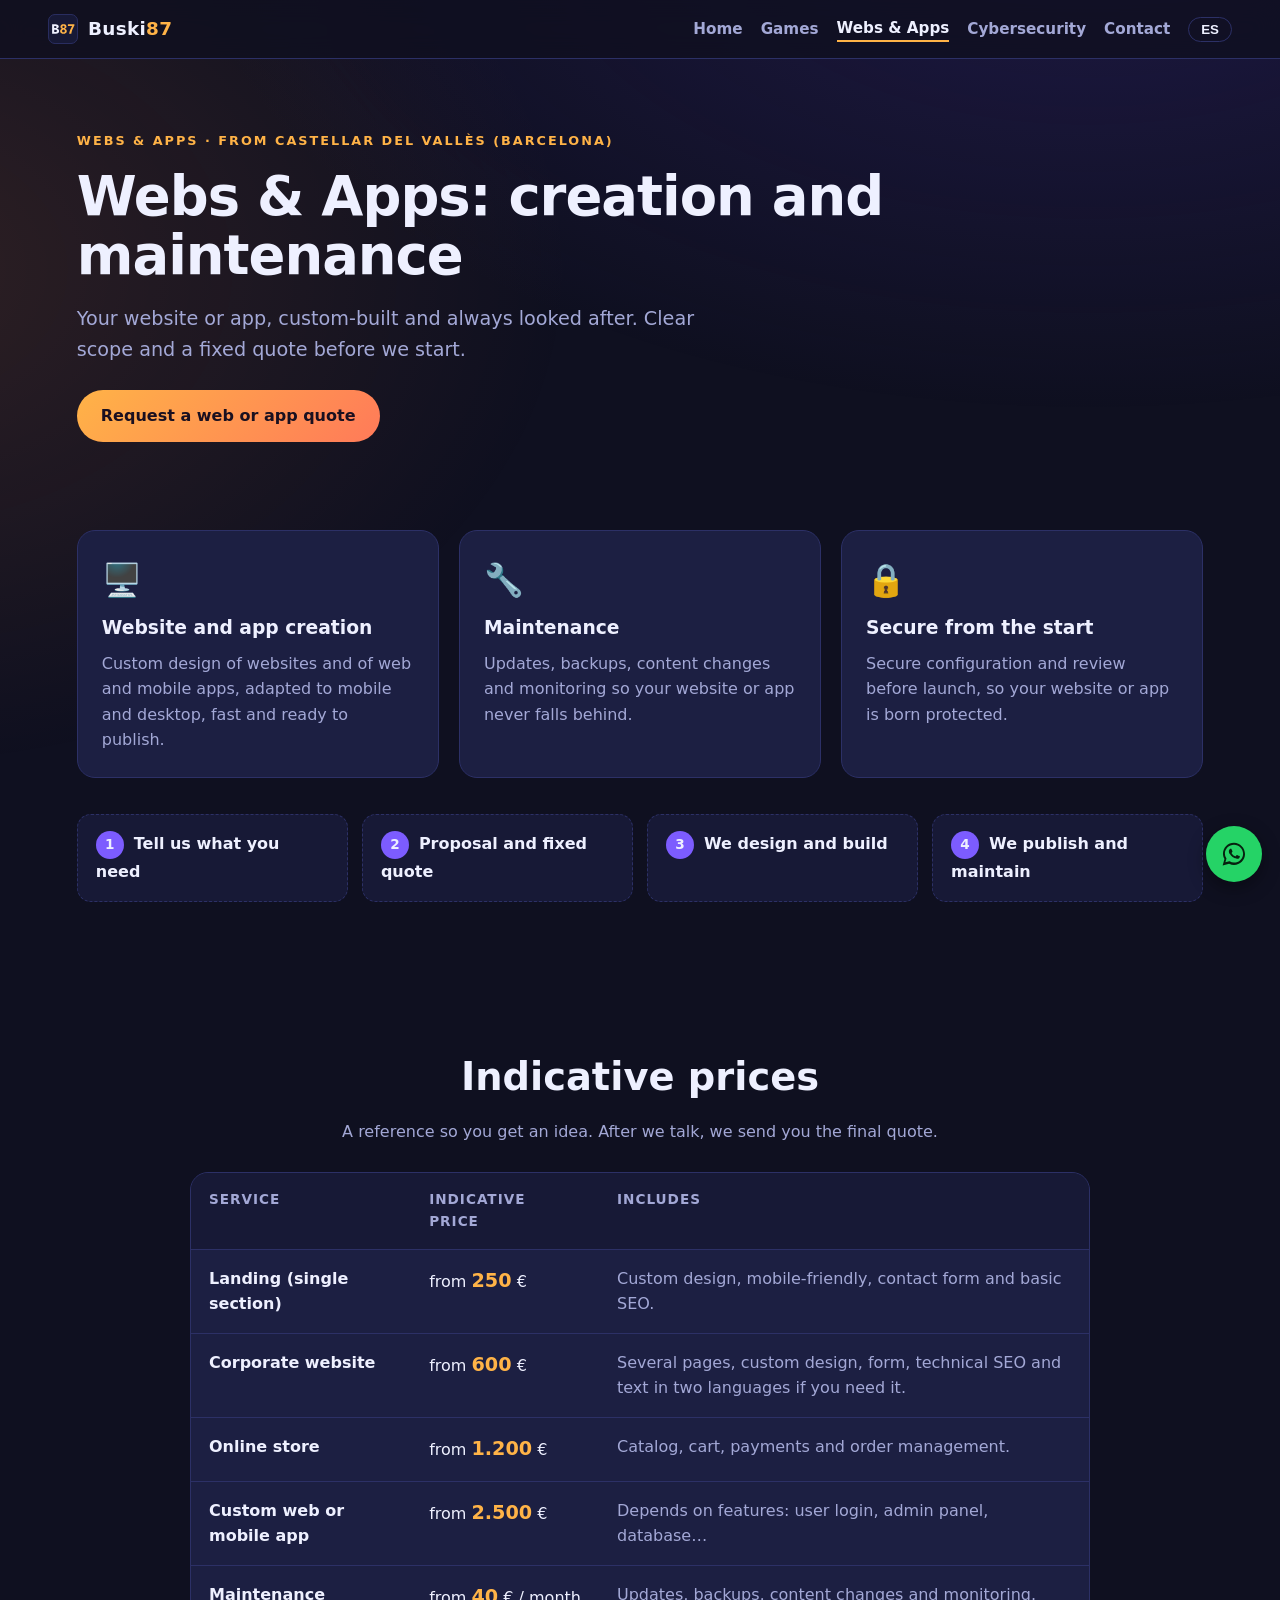
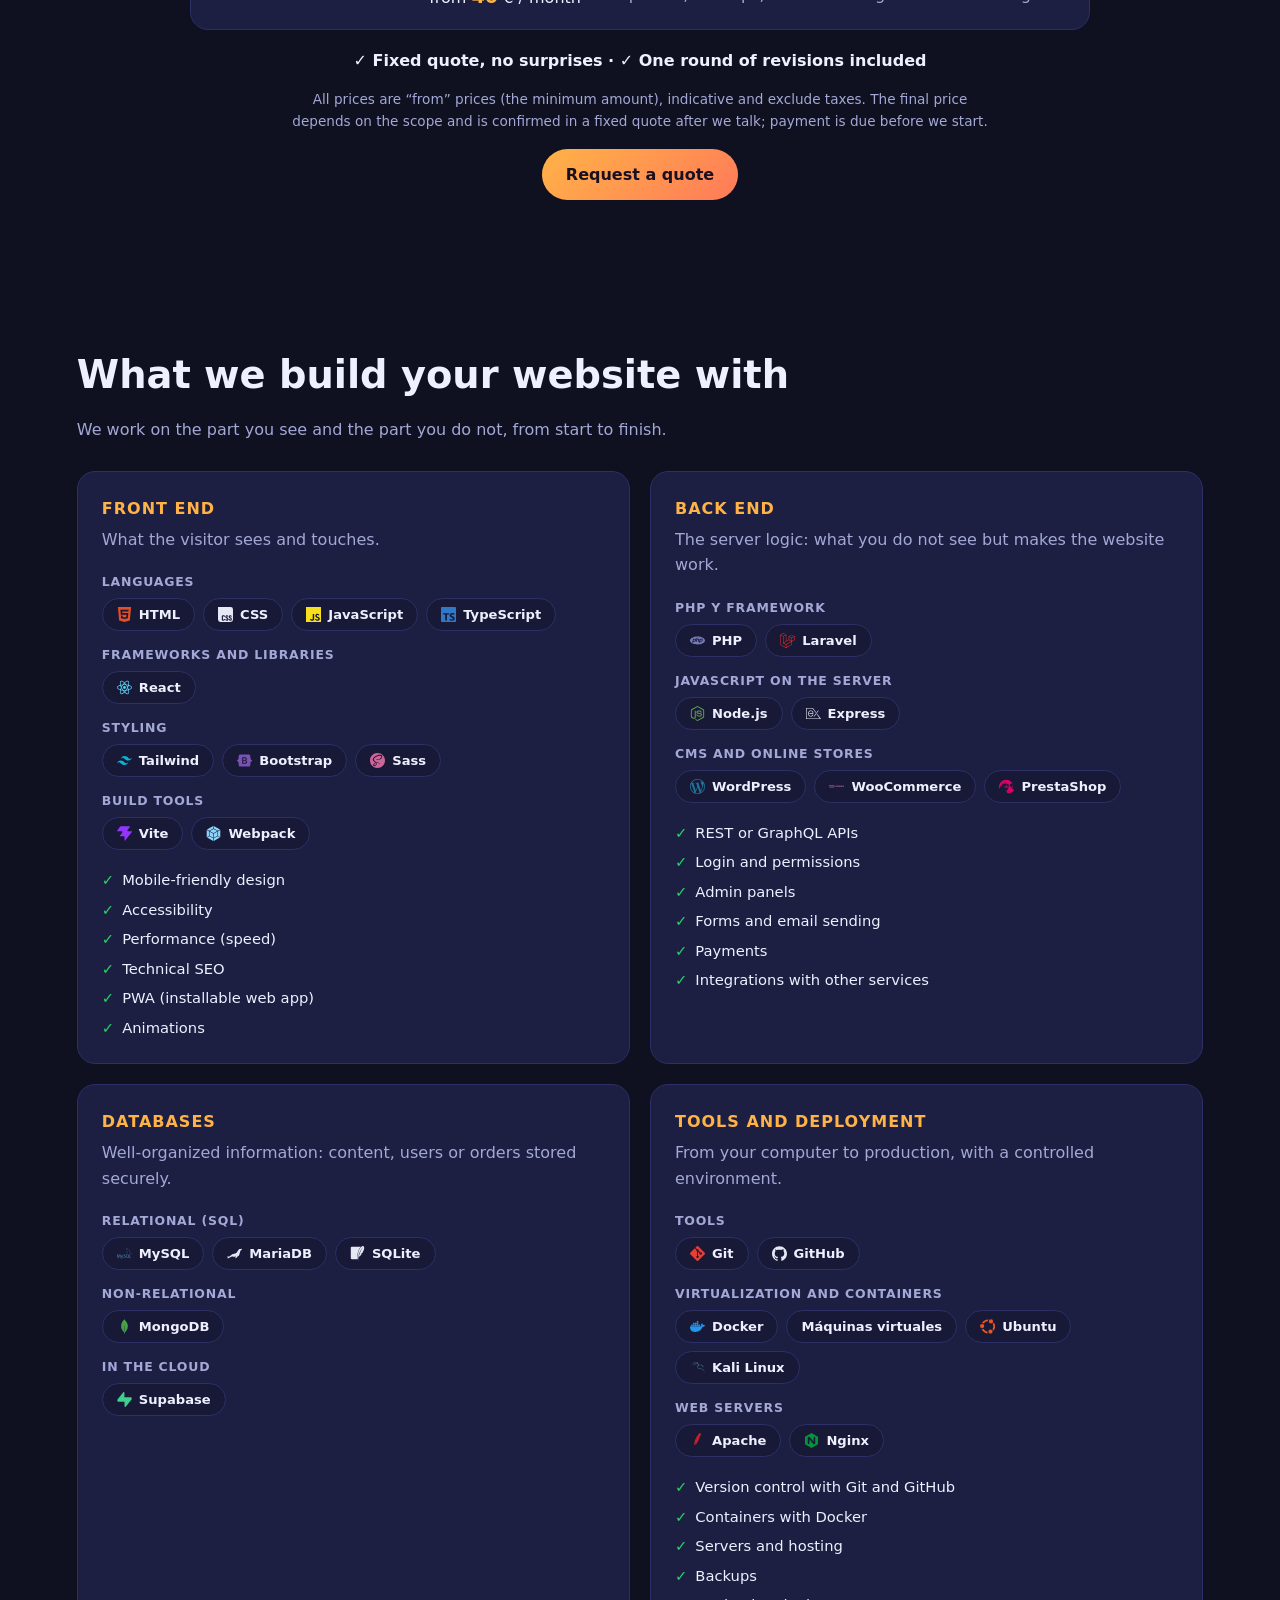
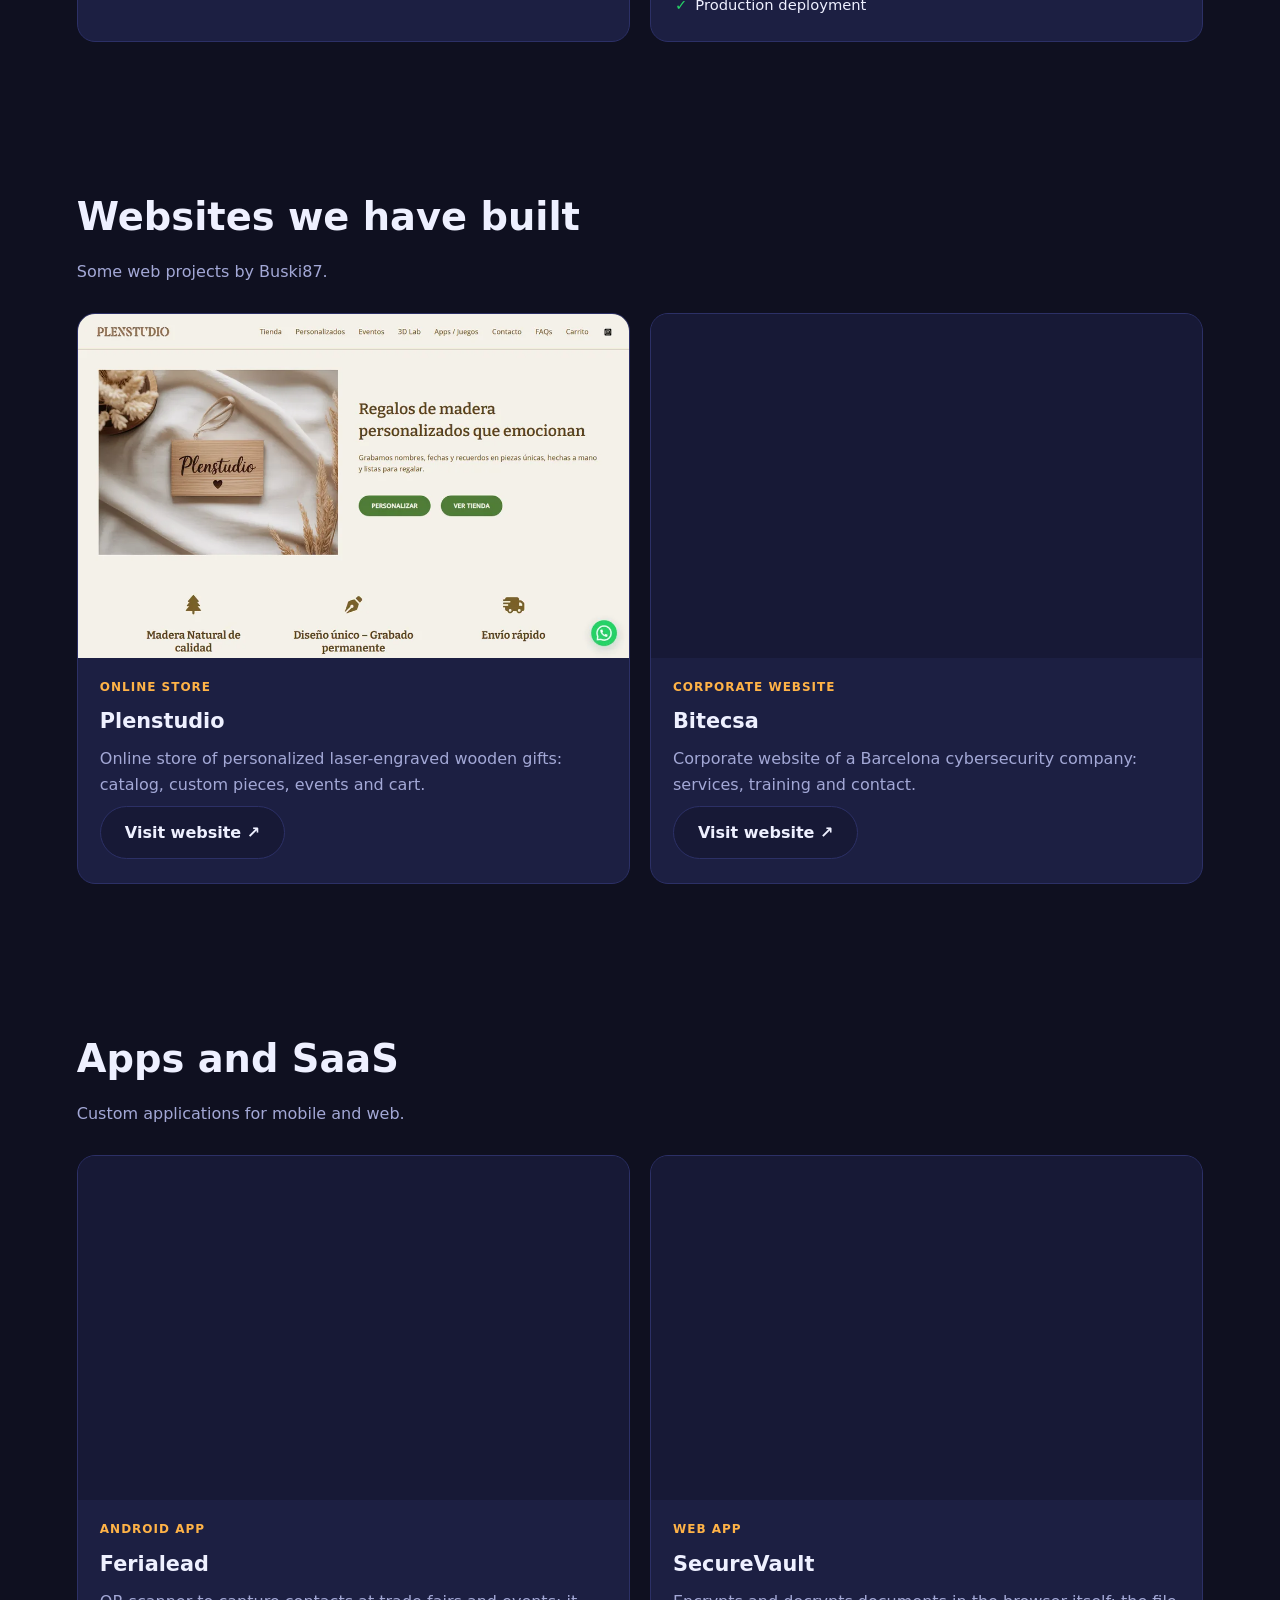
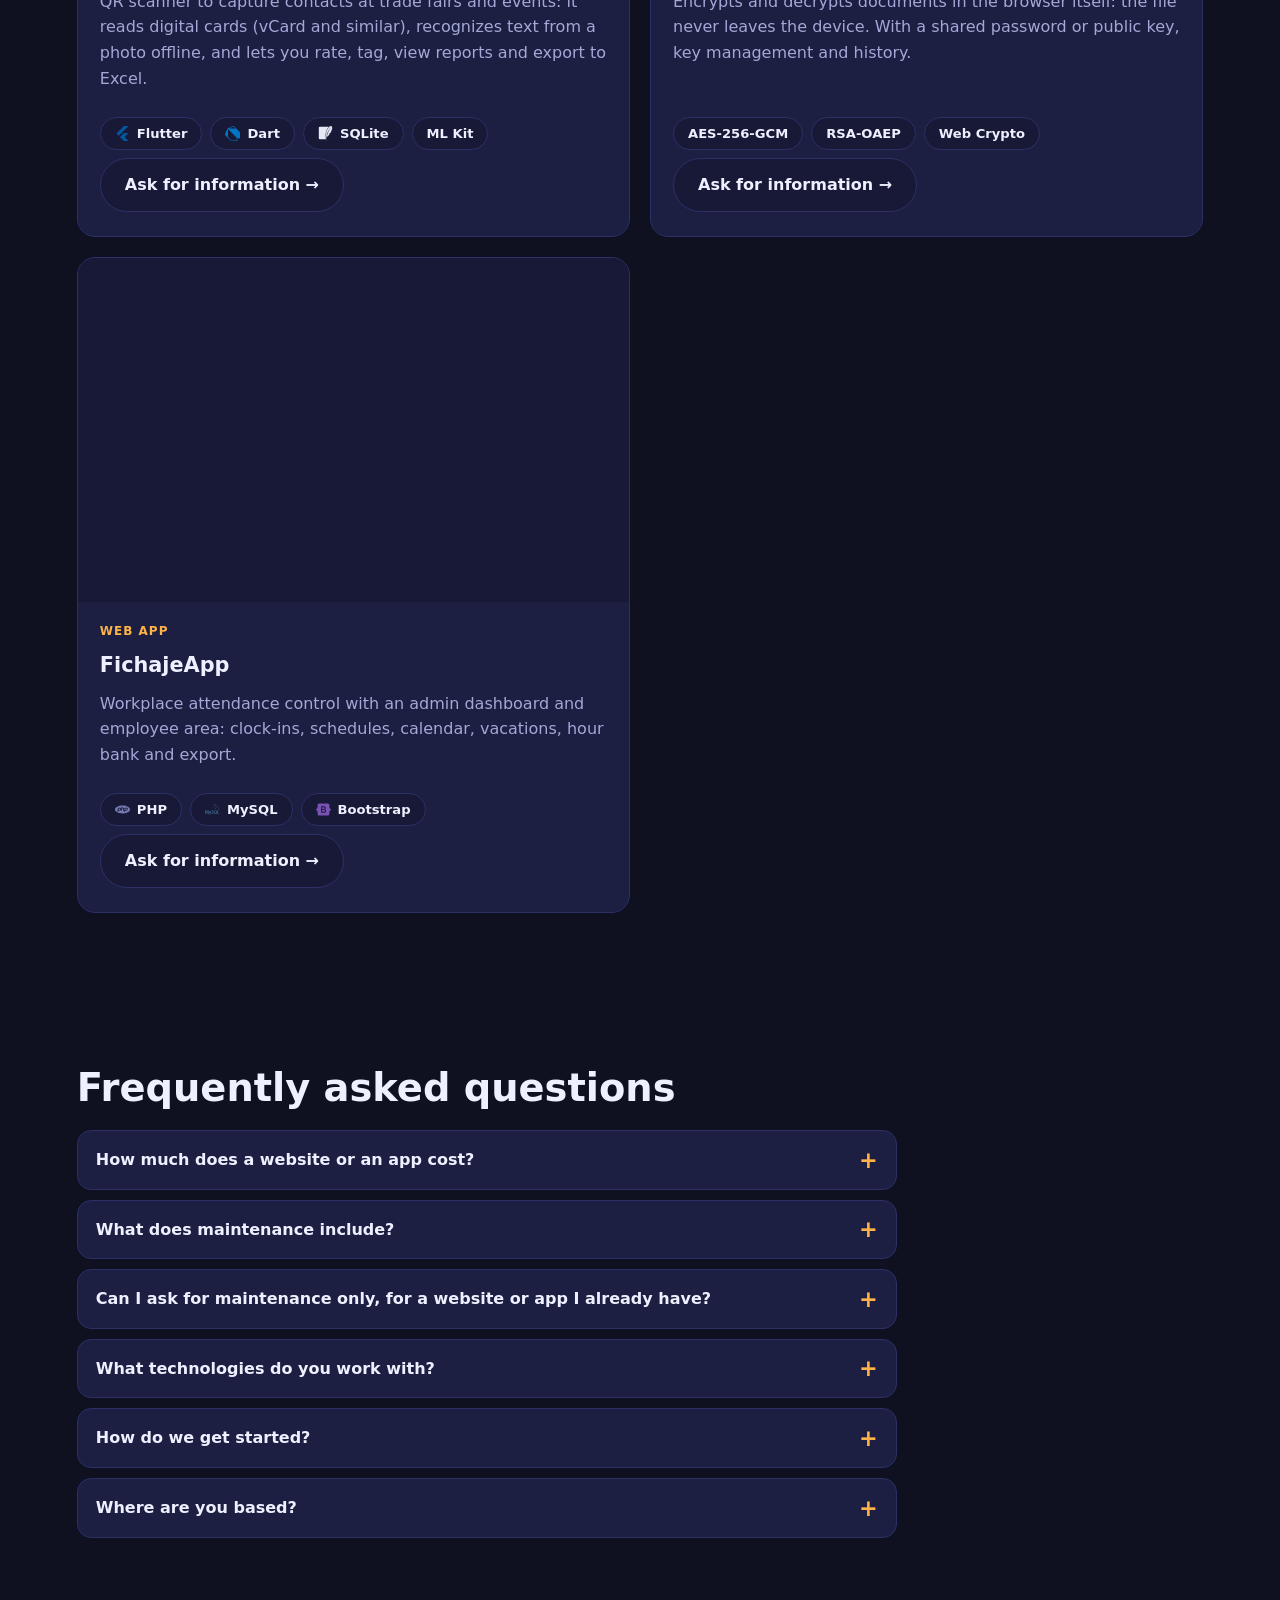
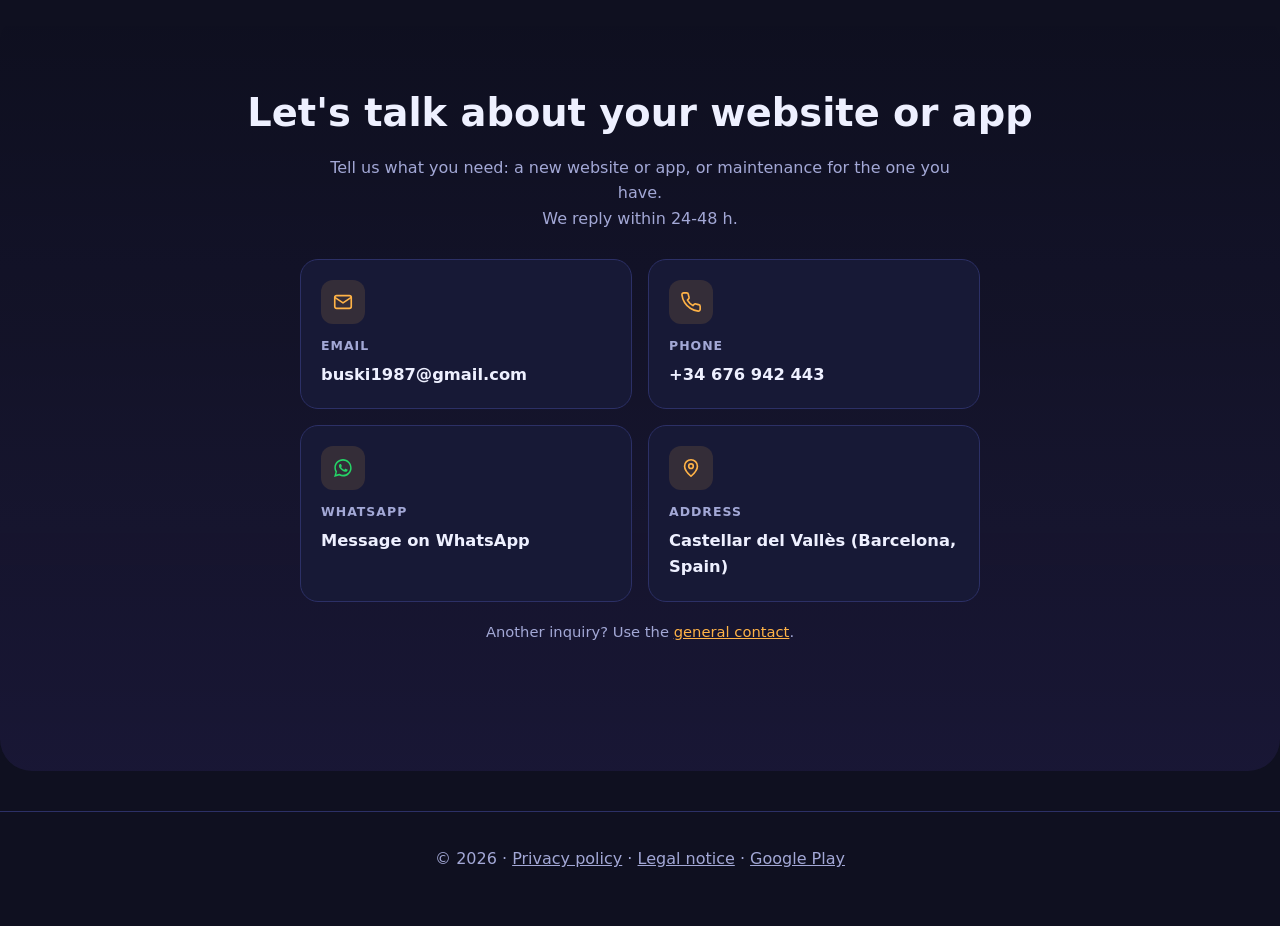
<file: web.html>
<!DOCTYPE html>
<html lang="es">
<head>
  <meta charset="utf-8">
  <meta name="viewport" content="width=device-width, initial-scale=1">
  <meta http-equiv="Content-Security-Policy" content="default-src 'self'; script-src 'self'; style-src 'self'; img-src 'self' data:; font-src 'self'; connect-src 'none'; frame-src 'none'; object-src 'none'; base-uri 'self'; form-action 'self'; upgrade-insecure-requests">
  <title>Diseño y mantenimiento de webs y apps en Castellar del Vallès — Buski87</title>
  <meta name="description" content="Creación de páginas web y aplicaciones web y móviles a medida, y su mantenimiento, desde Castellar del Vallès (Barcelona): actualizaciones, copias de seguridad y cambios de contenido.">
  <link rel="canonical" href="https://buski87.dev/web">
  <meta property="og:type" content="website">
  <meta property="og:site_name" content="Buski87">
  <meta property="og:locale" content="es_ES">
  <meta property="og:title" content="Diseño y mantenimiento de webs y apps en Castellar del Vallès — Buski87">
  <meta property="og:description" content="Creación de páginas web y aplicaciones web y móviles a medida, y su mantenimiento, desde Castellar del Vallès (Barcelona): actualizaciones, copias de seguridad y cambios de contenido.">
  <meta property="og:url" content="https://buski87.dev/web">
  <meta property="og:image" content="https://buski87.dev/assets/og-image.jpg">
  <meta property="og:image:width" content="1200">
  <meta property="og:image:height" content="630">
  <meta name="twitter:card" content="summary_large_image">
  <meta name="twitter:title" content="Diseño y mantenimiento de webs y apps en Castellar del Vallès — Buski87">
  <meta name="twitter:description" content="Creación de páginas web y aplicaciones web y móviles a medida, y su mantenimiento, desde Castellar del Vallès (Barcelona): actualizaciones, copias de seguridad y cambios de contenido.">
  <meta name="twitter:image" content="https://buski87.dev/assets/og-image.jpg">
  <meta name="referrer" content="strict-origin-when-cross-origin">
  <meta name="theme-color" content="#0f1020">
  <link rel="icon" href="/favicon.svg" type="image/svg+xml">
  <link rel="apple-touch-icon" href="/apple-touch-icon.png">
  <link rel="stylesheet" href="/assets/style.css?v=20261126g">
  <script src="/assets/boot.js"></script>
  <script type="application/ld+json">
  {"@context":"https://schema.org","@graph":[{"@type":["Organization","ProfessionalService"],"@id":"https://buski87.dev/#org","name":"Buski87","url":"https://buski87.dev/","logo":"https://buski87.dev/assets/logo/b87-mark-512.png","image":"https://buski87.dev/assets/og-image.jpg","email":"buski1987@gmail.com","telephone":"+34676942443","address":{"@type":"PostalAddress","addressLocality":"Castellar del Vallès","addressRegion":"Barcelona","addressCountry":"ES"}},{"@type":"Service","name":"Creación y mantenimiento de webs y apps","serviceType":"Diseño web, desarrollo de aplicaciones y mantenimiento","description":"Webs y aplicaciones web y móviles a medida, y su mantenimiento: actualizaciones, copias de seguridad, cambios de contenido y vigilancia.","provider":{"@id":"https://buski87.dev/#org"},"url":"https://buski87.dev/web"},{"@type":"FAQPage","mainEntity":[{"@type":"Question","name":"¿Cuánto cuesta una web o una app?","acceptedAnswer":{"@type":"Answer","text":"Depende del alcance. Te preparamos un presupuesto cerrado antes de empezar, sin sorpresas."}},{"@type":"Question","name":"¿Qué incluye el mantenimiento?","acceptedAnswer":{"@type":"Answer","text":"Actualizaciones, copias de seguridad, cambios de contenido y vigilancia para que tu web no se quede atrás."}},{"@type":"Question","name":"¿Puedo pedir solo el mantenimiento de una web o app que ya tengo?","acceptedAnswer":{"@type":"Answer","text":"Sí. Revisamos tu web o app actual y te proponemos cómo mantenerla al día."}},{"@type":"Question","name":"¿Con qué tecnologías trabajáis?","acceptedAnswer":{"@type":"Answer","text":"Front-end con HTML, CSS, JavaScript y React; back-end con PHP y Node.js; y bases de datos como MySQL o MongoDB. Si tu web ya usa otra cosa, lo hablamos."}},{"@type":"Question","name":"¿Cómo empezamos?","acceptedAnswer":{"@type":"Answer","text":"Escríbenos por email o por WhatsApp contando qué necesitas. Te respondemos en 24-48 h."}},{"@type":"Question","name":"¿Dónde estáis?","acceptedAnswer":{"@type":"Answer","text":"Estamos en Castellar del Vallès (Barcelona). Escríbenos por email o por WhatsApp."}}]}]}
  </script>
</head>
<body>
  <a class="skip" href="#main" data-i18n="skip">Saltar al contenido</a>
  <header class="top">
    <a class="brand" href="/"><img class="brand-mark" src="/assets/logo/b87-mark.svg" alt="" width="30" height="30">Buski<span>87</span></a>
    <nav aria-label="Principal">
      <a href="/" data-i18n="nav_home">Inicio</a>
      <a href="/juegos" data-i18n="nav_games">Juegos</a>
      <a href="/web" data-i18n="nav_web" aria-current="page">Webs &amp; Apps</a>
      <a href="/ciber" data-i18n="nav_cyber">Ciberseguridad</a>
      <a href="/contacto" data-i18n="nav_contact">Contacto</a>
      <button id="lang" class="lang" aria-label="Language">EN</button>
    </nav>
  </header>

  <main id="main">
    <section id="web" class="hero page-hero">
      <p class="eyebrow" data-i18n="web_eyebrow">Webs &amp; Apps · desde Castellar del Vallès (Barcelona)</p>
      <h1 data-i18n="web_title">Webs &amp; Apps: creación y mantenimiento</h1>
      <p class="lead" data-i18n="web_sub">Tu web o tu app hecha a medida y siempre cuidada. Alcance claro y presupuesto cerrado antes de empezar.</p>
      <div class="cta">
        <a class="btn primary" href="#contacto" data-i18n="web_cta">Pedir presupuesto web o app</a>
      </div>
    </section>

    <section id="web-servicios">
      <div class="cards3">
        <article><span>🖥️</span><h3 data-i18n="w1_t">Creación de webs y apps</h3><p data-i18n="w1_p">Diseño a medida de webs y de aplicaciones web y móviles, adaptadas a móvil y ordenador, rápidas y listas para publicar.</p></article>
        <article><span>🔧</span><h3 data-i18n="w2_t">Mantenimiento</h3><p data-i18n="w2_p">Actualizaciones, copias de seguridad, cambios de contenido y vigilancia para que tu web o tu app no se quede atrás.</p></article>
        <article><span>🔒</span><h3 data-i18n="w3_t">Segura desde el principio</h3><p data-i18n="w3_p">Configuración segura y revisión antes de salir, para que tu web o tu app nazca protegida.</p></article>
      </div>
      <ol class="steps">
        <li data-i18n="ws1">Nos cuentas qué necesitas</li>
        <li data-i18n="ws2">Propuesta y presupuesto cerrado</li>
        <li data-i18n="ws3">Diseñamos y desarrollamos</li>
        <li data-i18n="ws4">Publicamos y mantenemos</li>
      </ol>
    </section>

    <section id="precios">
      <h2 data-i18n="pr_title">Precios orientativos</h2>
      <p class="sub" data-i18n="pr_sub">Una referencia para que te hagas una idea. Después de hablar contigo te enviamos el presupuesto final.</p>
      <div class="pr-wrap">
        <table class="pr-table">
          <thead><tr><th scope="col" data-i18n="pr_th_type">Servicio</th><th scope="col" data-i18n="pr_th_price">Precio orientativo</th><th scope="col" data-i18n="pr_th_incl">Incluye</th></tr></thead>
          <tbody>
          <tr>
            <th scope="row" data-i18n="pr_landing">x</th>
            <td class="pr-price"><span data-i18n="pr_from">desde</span> <strong>250</strong> €</td>
            <td data-i18n="pr_landing_d">x</td>
          </tr>
          <tr>
            <th scope="row" data-i18n="pr_corp">x</th>
            <td class="pr-price"><span data-i18n="pr_from">desde</span> <strong>600</strong> €</td>
            <td data-i18n="pr_corp_d">x</td>
          </tr>
          <tr>
            <th scope="row" data-i18n="pr_shop">x</th>
            <td class="pr-price"><span data-i18n="pr_from">desde</span> <strong>1.200</strong> €</td>
            <td data-i18n="pr_shop_d">x</td>
          </tr>
          <tr>
            <th scope="row" data-i18n="pr_app">x</th>
            <td class="pr-price"><span data-i18n="pr_from">desde</span> <strong>2.500</strong> €</td>
            <td data-i18n="pr_app_d">x</td>
          </tr>
          <tr>
            <th scope="row" data-i18n="pr_maint">x</th>
            <td class="pr-price"><span data-i18n="pr_from">desde</span> <strong>40</strong> € <span data-i18n="pr_month">/ mes</span></td>
            <td data-i18n="pr_maint_d">x</td>
          </tr>
          </tbody>
        </table>
      </div>
      <p class="pr-guar" data-i18n="pr_guar">✓ Presupuesto cerrado, sin sorpresas · ✓ Una ronda de revisiones incluida</p>
      <p class="pk-note pr-note" data-i18n="pr_note">Todos los precios son «desde» (la cantidad mínima), orientativos y no incluyen impuestos. El precio final depende del alcance y se confirma en un presupuesto cerrado tras hablar contigo; el pago se realiza antes de empezar.</p>
      <p class="pr-cta"><a class="btn primary" href="#contacto" data-i18n="pr_cta">Pedir presupuesto</a></p>
    </section>

    <section id="tecnologias">
      <h2 data-i18n="tech_title">Con qué construimos tu web</h2>
      <p class="sub" data-i18n="tech_sub">Trabajamos la parte que se ve y la que no, de principio a fin.</p>
      <div class="tech-grid">
        <article>
          <h3 data-i18n="tech_front_t">Front-end</h3>
          <p data-i18n="tech_front_p">Lo que ve y toca el visitante.</p>
          <div class="chip-group"><span class="chip-label" data-i18n="tl_lang">Lenguajes</span><ul class="about-chips"><li>HTML</li><li>CSS</li><li>JavaScript</li><li>TypeScript</li></ul></div>
          <div class="chip-group"><span class="chip-label" data-i18n="tl_fw">Frameworks y librerías</span><ul class="about-chips"><li>React</li></ul></div>
          <div class="chip-group"><span class="chip-label" data-i18n="tl_style">Estilos</span><ul class="about-chips"><li>Tailwind</li><li>Bootstrap</li><li>Sass</li></ul></div>
          <div class="chip-group"><span class="chip-label" data-i18n="tl_build">Herramientas de compilación</span><ul class="about-chips"><li>Vite</li><li>Webpack</li></ul></div>
          <ul class="tech-list"><li data-i18n="tf1">Diseño adaptable a móvil</li><li data-i18n="tf2">Accesibilidad</li><li data-i18n="tf3">Rendimiento (velocidad)</li><li data-i18n="tf4">SEO técnico</li><li data-i18n="tf5">PWA (web instalable)</li><li data-i18n="tf6">Animaciones</li></ul>
        </article>
        <article>
          <h3 data-i18n="tech_back_t">Back-end</h3>
          <p data-i18n="tech_back_p">La lógica del servidor, lo que no se ve pero hace funcionar la web.</p>
          <div class="chip-group"><span class="chip-label" data-i18n="tl_php">PHP y framework</span><ul class="about-chips"><li>PHP</li><li>Laravel</li></ul></div>
          <div class="chip-group"><span class="chip-label" data-i18n="tl_js">JavaScript en servidor</span><ul class="about-chips"><li>Node.js</li><li>Express</li></ul></div>
          <div class="chip-group"><span class="chip-label" data-i18n="tl_cms">Gestores de contenido y tiendas</span><ul class="about-chips"><li>WordPress</li><li>WooCommerce</li><li>PrestaShop</li></ul></div>
          <ul class="tech-list"><li data-i18n="tb1">APIs REST o GraphQL</li><li data-i18n="tb2">Inicio de sesión y permisos</li><li data-i18n="tb3">Paneles de administración</li><li data-i18n="tb4">Formularios y envío de correos</li><li data-i18n="tb5">Pagos</li><li data-i18n="tb6">Integraciones con otros servicios</li></ul>
        </article>
        <article>
          <h3 data-i18n="tech_db_t">Bases de datos</h3>
          <p data-i18n="tech_db_p">Información bien organizada: contenidos, usuarios o pedidos guardados de forma segura.</p>
          <div class="chip-group"><span class="chip-label" data-i18n="tl_rel">Relacionales (SQL)</span><ul class="about-chips"><li>MySQL</li><li>MariaDB</li><li>SQLite</li></ul></div>
          <div class="chip-group"><span class="chip-label" data-i18n="tl_nosql">No relacionales</span><ul class="about-chips"><li>MongoDB</li></ul></div>
          <div class="chip-group"><span class="chip-label" data-i18n="tl_cloud">En la nube</span><ul class="about-chips"><li>Supabase</li></ul></div>
        </article>
        <article>
          <h3 data-i18n="tech_tools_t">Herramientas y despliegue</h3>
          <p data-i18n="tech_tools_p">De tu ordenador a producción, con el entorno controlado.</p>
          <div class="chip-group"><span class="chip-label" data-i18n="tl_tools">Herramientas</span><ul class="about-chips"><li>Git</li><li>GitHub</li></ul></div>
          <div class="chip-group"><span class="chip-label" data-i18n="tl_virt">Virtualización y contenedores</span><ul class="about-chips"><li>Docker</li><li>Máquinas virtuales</li><li>Ubuntu</li><li>Kali Linux</li></ul></div>
          <div class="chip-group"><span class="chip-label" data-i18n="tl_srv">Servidores web</span><ul class="about-chips"><li>Apache</li><li>Nginx</li></ul></div>
          <ul class="tech-list"><li data-i18n="td1">Control de versiones con Git y GitHub</li><li data-i18n="td2">Contenedores con Docker</li><li data-i18n="td3">Servidores y hosting</li><li data-i18n="td4">Copias de seguridad</li><li data-i18n="td5">Puesta en producción</li></ul>
        </article>
      </div>
    </section>

    <section id="proyectos">
      <h2 data-i18n="proj_title">Webs realizadas</h2>
      <p class="sub" data-i18n="proj_sub">Algunos proyectos web de Buski87.</p>
      <div class="proj-grid">
        <article class="proj">
          <a class="proj-shot" href="https://plenstudio.com" target="_blank" rel="noopener noreferrer"><img src="/assets/img/web-plenstudio.webp" alt="Plenstudio" width="1000" height="625" loading="lazy" decoding="async"></a>
          <div class="proj-body">
            <span class="proj-tag" data-i18n="proj_tag_shop">Tienda online</span>
            <h3>Plenstudio</h3>
            <p data-i18n="proj_plen">Tienda online de regalos de madera personalizados con grabado láser: catálogo, personalizados, eventos y carrito.</p>
            <a class="btn" href="https://plenstudio.com" target="_blank" rel="noopener noreferrer" data-i18n="proj_view">Ver web ↗</a>
          </div>
        </article>
        <article class="proj">
          <a class="proj-shot" href="https://bitecsa.com" target="_blank" rel="noopener noreferrer"><img src="/assets/img/web-bitecsa.webp" alt="Bitecsa" width="1000" height="625" loading="lazy" decoding="async"></a>
          <div class="proj-body">
            <span class="proj-tag" data-i18n="proj_tag_corp">Web corporativa</span>
            <h3>Bitecsa</h3>
            <p data-i18n="proj_bitec">Web corporativa de una empresa de ciberseguridad de Barcelona: servicios, formación y contacto.</p>
            <a class="btn" href="https://bitecsa.com" target="_blank" rel="noopener noreferrer" data-i18n="proj_view">Ver web ↗</a>
          </div>
        </article>
      </div>
    </section>

    <section id="apps">
      <h2 data-i18n="apps_title">Aplicaciones y SaaS</h2>
      <p class="sub" data-i18n="apps_sub">Aplicaciones a medida para móvil y web.</p>
      <div class="proj-grid">
        <article class="proj">
          <div class="proj-shot"><img src="/assets/img/app-ferialead.webp" alt="Ferialead: inicio, contactos e informes" width="1000" height="625" loading="lazy" decoding="async"></div>
          <div class="proj-body">
            <span class="proj-tag" data-i18n="app_tag_android">App Android</span>
            <h3>Ferialead</h3>
            <p data-i18n="app_lead">Escáner de QR para captar contactos en ferias y eventos: lee tarjetas digitales (vCard y similares), reconoce el texto de una foto sin conexión, y permite valorar, etiquetar, ver informes y exportar a Excel.</p>
            <ul class="about-chips"><li>Flutter</li><li>Dart</li><li>SQLite</li><li>ML Kit</li></ul>
            <a class="btn" href="/contacto" data-i18n="apps_more">Pedir información →</a>
          </div>
        </article>
        <article class="proj">
          <div class="proj-shot"><img src="/assets/img/app-securevault.webp" alt="SecureVault: pantalla de cifrado de documentos" width="1000" height="625" loading="lazy" decoding="async"></div>
          <div class="proj-body">
            <span class="proj-tag" data-i18n="app_tag_web">App web</span>
            <h3>SecureVault</h3>
            <p data-i18n="app_vault">…</p>
            <ul class="about-chips"><li>AES-256-GCM</li><li>RSA-OAEP</li><li>Web Crypto</li></ul>
            <a class="btn" href="/contacto" data-i18n="apps_more">Pedir información →</a>
          </div>
        </article>
        <article class="proj">
          <div class="proj-shot"><img src="/assets/img/app-fichajeapp.webp" alt="FichajeApp: pantalla de acceso" width="1000" height="625" loading="lazy" decoding="async"></div>
          <div class="proj-body">
            <span class="proj-tag" data-i18n="app_tag_web">App web</span>
            <h3>FichajeApp</h3>
            <p data-i18n="app_time">…</p>
            <ul class="about-chips"><li>PHP</li><li>MySQL</li><li>Bootstrap</li></ul>
            <a class="btn" href="/contacto" data-i18n="apps_more">Pedir información →</a>
          </div>
        </article>
      </div>
    </section>

    <section id="faq">
      <h2 data-i18n="faq_title">Preguntas frecuentes</h2>
      <div class="faq">
        <details>
          <summary data-i18n="wq1">¿Cuánto cuesta una web o una app?</summary>
          <p data-i18n="wa1">Depende del alcance. Te preparamos un presupuesto cerrado antes de empezar, sin sorpresas.</p>
        </details>
        <details>
          <summary data-i18n="wq2">¿Qué incluye el mantenimiento?</summary>
          <p data-i18n="wa2">Actualizaciones, copias de seguridad, cambios de contenido y vigilancia para que tu web no se quede atrás.</p>
        </details>
        <details>
          <summary data-i18n="wq3">¿Puedo pedir solo el mantenimiento de una web o app que ya tengo?</summary>
          <p data-i18n="wa3">Sí. Revisamos tu web o app actual y te proponemos cómo mantenerla al día.</p>
        </details>
        <details>
          <summary data-i18n="wq4">¿Con qué tecnologías trabajáis?</summary>
          <p data-i18n="wa4">Front-end con HTML, CSS, JavaScript y React; back-end con PHP y Node.js; y bases de datos como MySQL o MongoDB. Si tu web ya usa otra cosa, lo hablamos.</p>
        </details>
        <details>
          <summary data-i18n="wq5">¿Cómo empezamos?</summary>
          <p data-i18n="wa5">Escríbenos por email o por WhatsApp contando qué necesitas. Te respondemos en 24-48 h.</p>
        </details>
        <details>
          <summary data-i18n="wq6">¿Dónde estáis?</summary>
          <p data-i18n="wa6">Estamos en Castellar del Vallès (Barcelona). Escríbenos por email o por WhatsApp.</p>
        </details>
      </div>
    </section>

    <section id="contacto" class="contact">
      <h2 data-i18n="contact_title_web">Hablemos de tu web o tu app</h2>
      <p class="sub" data-i18n="contact_sub_web">Cuéntanos qué necesitas: una web o app nueva, o mantener la que ya tienes.<br>Te respondemos en 24-48 h.</p>
      <div class="c-cards">
        <a class="c-card" id="c-mail" href="mailto:buski1987@gmail.com"><i class="c-ico" aria-hidden="true"><svg viewBox="0 0 24 24"><rect x="3" y="5" width="18" height="14" rx="2"/><path d="m3 7 9 6 9-6"/></svg></i><span data-i18n="c_mail_l">Email</span><strong>buski1987@gmail.com</strong></a>
        <a class="c-card" href="tel:+34676942443"><i class="c-ico" aria-hidden="true"><svg viewBox="0 0 24 24"><path d="M22 16.92v3a2 2 0 0 1-2.18 2 19.79 19.79 0 0 1-8.63-3.07 19.5 19.5 0 0 1-6-6 19.79 19.79 0 0 1-3.07-8.67A2 2 0 0 1 4.11 2h3a2 2 0 0 1 2 1.72 12.84 12.84 0 0 0 .7 2.81 2 2 0 0 1-.45 2.11L8.09 9.91a16 16 0 0 0 6 6l1.27-1.27a2 2 0 0 1 2.11-.45 12.84 12.84 0 0 0 2.81.7A2 2 0 0 1 22 16.92z"/></svg></i><span data-i18n="c_tel_l">Teléfono</span><strong>+34 676 942 443</strong></a>
        <a class="c-card" id="c-wa" href="https://wa.me/34676942443" target="_blank" rel="noopener noreferrer"><i class="c-ico" aria-hidden="true"><svg class="fill" viewBox="0 0 32 32"><path d="M16 3C9 3 3.4 8.6 3.4 15.5c0 2.3.6 4.4 1.7 6.3L3 29l7.4-2c1.8 1 3.800 1.500 5.600 1.500 7 0 12.600-5.600 12.600-12.500S23 3 16 3zm0 22.800c-1.800 0-3.500-.5-5-1.400l-.4-.2-4.400 1.200 1.200-4.300-.3-.4a10 10 0 0 1-1.500-5.300C5.600 9.900 10.300 5.300 16 5.300s10.400 4.600 10.400 10.300S21.700 25.800 16 25.800zm5.700-7.600c-.3-.2-1.800-.9-2.100-1s-.5-.2-.7.200-.8 1-.9 1.100-.3.200-.6.100a8.300 8.300 0 0 1-4.100-3.600c-.3-.5.300-.5.900-1.600.1-.2 0-.4 0-.5l-1-2.300c-.2-.6-.5-.5-.7-.5h-.6c-.2 0-.5.100-.8.400s-1 1-1 2.500 1.100 2.900 1.200 3.100c.2.200 2.100 3.300 5.200 4.500 2.700 1 3.200.8 3.800.8.600-.1 1.800-.7 2.100-1.500.3-.7.300-1.300.2-1.500-.1-.2-.3-.2-.6-.4z"/></svg></i><span data-i18n="c_wa_l">WhatsApp</span><strong data-i18n="contact_wa">Escribir por WhatsApp</strong></a>
        <div class="c-card"><i class="c-ico" aria-hidden="true"><svg viewBox="0 0 24 24"><path d="M12 21s-7-6.2-7-11a7 7 0 0 1 14 0c0 4.8-7 11-7 11Z"/><circle cx="12" cy="10" r="2.5"/></svg></i><span data-i18n="c_addr_l">Dirección</span><strong data-i18n="c_addr_v">Castellar del Vallès (Barcelona)</strong></div>
      </div>
      <p class="other-contact" data-i18n="other_contact">¿Otra consulta? Usa el <a href="/contacto">contacto general</a>.</p>
      <div class="cta center">
      </div>
    </section>
  </main>

  <footer>
    <p>© <span id="year"></span> · <a href="/privacidad" data-i18n="footer_priv">Política de privacidad</a> · <a href="/aviso-legal" data-i18n="footer_legal">Aviso legal</a> · <a href="https://play.google.com/store/apps/details?id=com.eljuegodelasarten.game" target="_blank" rel="noopener noreferrer">Google Play</a></p>
  </footer>

  <script src="/assets/app.js?v=20261126g"></script>
</body>
</html>
</file>
<file: assets/style.css>
:root{
  --bg:#0f1020;--bg2:#171936;--card:#1c1f42;--line:#2c3066;
  --text:#eef0ff;--muted:#a3a8d6;--accent:#ffb347;--accent2:#7c5cff;--wa:#25d366;
  --r:18px;
}
*{box-sizing:border-box}
html{scroll-behavior:smooth}
body{margin:0;font-family:system-ui,-apple-system,"Segoe UI",Roboto,sans-serif;background:var(--bg);color:var(--text);line-height:1.6}
body::before{content:"";position:fixed;inset:0;z-index:-1;background:
  radial-gradient(900px 500px at 85% -10%,#3b2a8c55,transparent),
  radial-gradient(700px 500px at -10% 30%,#ff8a3d22,transparent)}
a{color:inherit}
.top{position:sticky;top:0;z-index:10;display:flex;justify-content:space-between;align-items:center;padding:14px clamp(16px,4vw,48px);backdrop-filter:blur(12px);background:#0f1020cc;border-bottom:1px solid var(--line)}
.brand{font-weight:800;text-decoration:none;font-size:1.15rem;letter-spacing:.3px}
.brand span{color:var(--accent)}
nav{display:flex;gap:18px;align-items:center}
nav a{text-decoration:none;color:var(--muted);font-weight:600;font-size:.95rem}
nav a:hover{color:var(--text)}
.lang{background:transparent;border:1px solid var(--line);color:var(--text);border-radius:999px;padding:4px 12px;font-weight:700;cursor:pointer}
.lang:hover{border-color:var(--accent)}
section{padding:72px clamp(16px,6vw,96px);max-width:1280px;margin:0 auto}
h1{font-size:clamp(2.2rem,6vw,4.2rem);line-height:1.08;margin:.3em 0;letter-spacing:-1px}
h1 em{font-style:normal;background:linear-gradient(90deg,var(--accent),#ff6b9a);-webkit-background-clip:text;background-clip:text;color:transparent}
h2{font-size:clamp(1.6rem,3.5vw,2.4rem);margin:0 0 .3em}
.eyebrow{color:var(--accent);font-weight:700;text-transform:uppercase;letter-spacing:2px;font-size:.8rem;margin:0}
.lead{font-size:1.2rem;color:var(--muted);max-width:640px}
.sub{color:var(--muted);max-width:640px;margin:0 0 28px}
.hero{padding-top:96px;display:grid;grid-template-columns:minmax(0,1fr) minmax(0,1.1fr);column-gap:48px;align-items:center}
.hero-art{display:flex;justify-content:center;align-items:flex-start;padding-bottom:9%}
.hero-art img{width:34%;height:auto;display:block;border-radius:26px;border:6px solid #0c0d1c;box-shadow:0 18px 50px #000a;margin:0 -3%;position:relative}
.hero-art img:nth-child(2){transform:translateY(9%);z-index:1}
.hero-art img:nth-child(3){z-index:0}
.hero .areas{grid-column:1/-1}
@media(max-width:900px){.hero{grid-template-columns:1fr}.hero-art{order:2;margin-top:24px}.hero .areas{order:3}}
.cta{display:flex;flex-wrap:wrap;gap:12px;margin:28px 0}
.cta.center{justify-content:center}
.btn{display:inline-flex;align-items:center;gap:8px;padding:13px 24px;border-radius:999px;border:1px solid var(--line);text-decoration:none;font-weight:700;background:var(--bg2);transition:.2s}
.btn:hover{transform:translateY(-2px);border-color:var(--accent)}
.btn.primary{background:linear-gradient(135deg,var(--accent),#ff7a59);color:#1a1020;border:none}
.btn.wa{background:var(--wa);color:#07210f;border:none}
.stats{display:flex;flex-wrap:wrap;gap:34px;list-style:none;padding:0;margin:40px 0 0}
.stats strong{display:block;font-size:1.8rem}
.stats span{color:var(--muted);font-size:.9rem}
.filters{display:flex;flex-wrap:wrap;gap:8px;margin-bottom:24px}
.chip{background:var(--bg2);border:1px solid var(--line);color:var(--muted);padding:7px 16px;border-radius:999px;cursor:pointer;font-weight:600}
.chip.on,.chip:hover{color:#1a1020;background:var(--accent);border-color:var(--accent)}
.grid{display:grid;grid-template-columns:repeat(auto-fill,minmax(270px,1fr));gap:20px}
.game{background:var(--card);border:1px solid var(--line);border-radius:var(--r);overflow:hidden;display:flex;flex-direction:column;transition:.25s}
.game:hover{transform:translateY(-4px);border-color:var(--accent2);box-shadow:0 12px 36px #0006}
.art{height:150px;display:grid;place-items:center;font-size:4rem;position:relative}
.art img{width:100%;height:100%;object-fit:cover;position:absolute;inset:0}
.badge{position:absolute;top:10px;right:10px;font-size:.72rem;font-weight:800;padding:3px 10px;border-radius:999px;background:#0f1020cc;color:var(--accent);z-index:1}
.badge.live{background:var(--wa);color:#07210f}
.body{padding:16px 18px 18px;display:flex;flex-direction:column;gap:8px;flex:1}
.body h3{margin:0;font-size:1.15rem}
.genre{color:var(--accent);font-size:.8rem;font-weight:700;text-transform:uppercase;letter-spacing:1px}
.body p{margin:0;color:var(--muted);font-size:.93rem;flex:1}
.body .row{display:flex;gap:10px;flex-wrap:wrap;margin-top:6px}
.body a{font-weight:700;font-size:.9rem;color:var(--accent);text-decoration:none}
.body a:hover{text-decoration:underline}
.cards3{display:grid;grid-template-columns:repeat(auto-fit,minmax(240px,1fr));gap:20px}
.cards3 article{background:var(--card);border:1px solid var(--line);border-radius:var(--r);padding:24px}
.cards3 span{font-size:2rem}
.cards3 h3{margin:.4em 0}
.cards3 p{color:var(--muted);margin:0}
.steps{display:grid;grid-template-columns:repeat(auto-fit,minmax(180px,1fr));gap:14px;list-style:none;counter-reset:s;padding:0;margin:36px 0 0}
.steps li{counter-increment:s;background:var(--bg2);border:1px dashed var(--line);border-radius:14px;padding:16px 18px;font-weight:600}
.steps li::before{content:counter(s);display:inline-grid;place-items:center;width:28px;height:28px;border-radius:50%;background:var(--accent2);margin-right:10px;font-size:.85rem}
.pack{max-width:560px;margin:0 auto;background:var(--card);border:1px solid var(--line);border-radius:var(--r);overflow:hidden}
.tabs{display:grid;grid-template-columns:repeat(3,1fr);border-bottom:1px solid var(--line)}
.tab{background:var(--bg2);border:0;color:var(--muted);padding:16px 8px;font-weight:700;font-size:1rem;cursor:pointer;border-bottom:3px solid transparent}
.tab.on{background:var(--card);color:var(--text);border-bottom-color:var(--accent)}
.pk-body{padding:26px}
.pk-price{font-size:2rem;font-weight:800;margin:0}
.pk-body h3{margin:.6em 0 .2em;font-size:1rem;color:var(--accent);text-transform:uppercase;letter-spacing:1px}
.pk-desc{color:var(--muted);margin:0 0 16px}
.pk-meta{display:flex;gap:20px;flex-wrap:wrap;font-weight:700;font-size:.92rem;margin-bottom:14px}
.pk-list{list-style:none;padding:0;margin:0 0 22px;display:grid;gap:8px}
.pk-list li::before{content:"✓";color:var(--wa);font-weight:800;margin-right:10px}
.pk-list li.no{color:#6b7099;text-decoration:line-through}
.pk-list li.no::before{content:"✕";color:#6b7099}
.pk-body .btn{width:100%;justify-content:center;margin-top:8px}
.contact{text-align:center;background:linear-gradient(180deg,transparent,#7c5cff18);border-radius:32px;margin-bottom:40px}
.contact .sub{margin-inline:auto}
.small{color:var(--muted);font-size:.85rem}
footer{text-align:center;padding:30px 16px 50px;border-top:1px solid var(--line);color:var(--muted)}
footer p{margin:4px 0}
@media(max-width:640px){
  .top{flex-wrap:wrap;justify-content:center;gap:6px;padding:10px 16px}
  nav{width:100%;justify-content:center;flex-wrap:wrap;gap:4px 16px}
  nav a{font-size:.9rem}
  html{scroll-padding-top:96px}
  section{padding-top:48px}.hero{padding-top:56px}
}
@media(prefers-reduced-motion:reduce){*{transition:none!important;scroll-behavior:auto!important}}


.pubgrid{display:grid;grid-template-columns:1fr;gap:24px;max-width:1100px}
.pub{background:var(--card);border:1px solid var(--accent);border-radius:var(--r);overflow:hidden;display:grid;grid-template-columns:minmax(0,1.4fr) minmax(0,1fr)}
.pub .art{height:100%;min-height:300px;width:100%;overflow:hidden}
.pub .body{padding:32px;justify-content:center}
.pub .body h3{font-size:1.7rem;margin:.1em 0 .2em}
.pub .body p{font-size:1rem}
.pub .own{color:var(--muted);font-size:.85rem;font-weight:700}
.pub .row .btn{font-size:.9rem;padding:10px 18px}
@media(max-width:820px){.pub{grid-template-columns:1fr}.pub .art{height:auto;min-height:0;aspect-ratio:1024/500}.pub .body{padding:22px}}

.pk-price small{font-size:.9rem;color:var(--accent);font-weight:700;margin-left:6px}
.pk-both{color:var(--muted);font-size:.85rem;margin:2px 0 8px}
.tags{display:flex;gap:6px;margin:6px 0}
.tag{font-size:.7rem;font-weight:700;padding:2px 9px;border-radius:999px;border:1px solid var(--line);color:var(--muted)}
.pk-note{color:var(--muted);font-size:.85rem;margin:0 0 14px}

/* Galería de capturas */
.art.has-shots{cursor:zoom-in}
.art.has-shots img{transition:transform .35s}
.game:hover .art.has-shots img{transform:scale(1.05)}
.shots-badge{position:absolute;left:10px;bottom:10px;z-index:1;font-size:.75rem;font-weight:800;padding:3px 10px;border-radius:999px;background:#0f1020cc;color:#fff}
.gal{position:fixed;inset:0;z-index:100;background:#05060fe6;display:flex;align-items:center;justify-content:center;gap:12px;padding:16px}
.gal[hidden]{display:none}
.gal figure{margin:0;display:flex;flex-direction:column;align-items:center;gap:10px;max-width:min(92vw,520px);max-height:100%}
.gal figure>img{max-width:100%;max-height:68vh;object-fit:contain;border-radius:14px;box-shadow:0 20px 60px #000a}
.gal figcaption{display:flex;gap:12px;align-items:baseline;color:var(--muted)}
.gal figcaption b{color:var(--text);font-size:1.05rem}
.gal-thumbs{display:flex;gap:8px;overflow-x:auto;max-width:100%;padding:2px}
.gal-thumbs img{height:64px;width:auto;border-radius:8px;border:2px solid transparent;opacity:.55;cursor:pointer;flex:none}
.gal-thumbs img.on{opacity:1;border-color:var(--accent)}
.gal-x,.gal-nav{background:#ffffff1a;border:1px solid var(--line);color:#fff;border-radius:999px;cursor:pointer;font-size:1.6rem;line-height:1;width:46px;height:46px;flex:none}
.gal-x{position:absolute;top:14px;right:14px;font-size:1.1rem}
.gal-nav:hover,.gal-x:hover{background:var(--accent);color:#1a1020}
@media(max-width:560px){.gal{gap:0}.gal-nav{position:absolute;bottom:90px;z-index:1}.gal-nav.prev{left:8px}.gal-nav.next{right:8px}.gal figure>img{max-height:62vh}}

/* Paquetes centrados */
#paquetes h2,#paquetes .sub{text-align:center}
#paquetes .sub{margin-left:auto;margin-right:auto}
#mode-tabs{justify-content:center}

/* Áreas: portada y secciones nuevas */
h2 em{font-style:normal;background:linear-gradient(90deg,var(--accent),#ff6b9a);-webkit-background-clip:text;background-clip:text;color:transparent}
.areas{display:grid;grid-template-columns:repeat(auto-fit,minmax(260px,1fr));gap:20px;margin-top:36px}
.area-card{display:flex;flex-direction:column;gap:6px;background:var(--card);border:1px solid var(--line);border-radius:var(--r);padding:26px;text-decoration:none;color:inherit;transition:.25s}
.area-card:hover{transform:translateY(-4px);border-color:var(--accent);box-shadow:0 12px 36px #0006}
.area-card span{font-size:2.2rem}
.area-card h3{margin:.2em 0 0;font-size:1.3rem}
.area-card p{margin:0;color:var(--muted);flex:1}
.area-card b{color:var(--accent);margin-top:10px}
.area-intro{padding-top:56px;border-top:1px solid var(--line)}
#web .steps,#ciber .steps{margin-top:28px}
#web .cta,#ciber .cta{margin-top:24px}
.game-fields{display:grid;gap:16px}
.game-fields[hidden]{display:none}

/* Páginas por área */
nav a[aria-current="page"]{color:var(--text);border-bottom:2px solid var(--accent)}
.page-hero{display:block;padding-top:72px;padding-bottom:36px}  /* una sola columna: la cuadrícula de 2 columnas de .hero es solo para la home */
.page-hero h1{font-size:clamp(2rem,5vw,3.4rem)}
#web-servicios,#ciber-servicios{padding-top:24px}

/* Sobre Buski87 */
.about{padding-top:24px}
.about-card{background:var(--card);border:1px solid var(--line);border-radius:var(--r);padding:clamp(22px,4vw,40px);max-width:820px}
.about-card p:not(.eyebrow){color:var(--muted);font-size:1.05rem;margin:.4em 0}
.about-chips{display:flex;flex-wrap:wrap;gap:8px;list-style:none;padding:0;margin:18px 0 0}
.about-chips li{font-size:.82rem;font-weight:700;padding:5px 14px;border-radius:999px;border:1px solid var(--line);background:var(--bg2);color:var(--text)}

/* Tecnologías (página Web) */
.tech-grid{display:grid;grid-template-columns:repeat(2,1fr);gap:20px}
.tech-grid article{background:var(--card);border:1px solid var(--line);border-radius:var(--r);padding:24px;display:flex;flex-direction:column;gap:2px}
.tech-grid h3{margin:0 0 .2em;color:var(--accent);font-size:1rem;text-transform:uppercase;letter-spacing:1px}
.tech-grid p{margin:0 0 6px;color:var(--muted)}
.tech-grid .about-chips{margin:6px 0 0}
.chip-group{margin-top:12px}
.chip-label{display:block;font-size:.78rem;font-weight:700;color:var(--muted);text-transform:uppercase;letter-spacing:.8px}
.tech-list{list-style:none;padding:0;margin:16px 0 0;display:grid;gap:6px;font-size:.92rem;color:var(--text)}
.tech-list li::before{content:"✓";color:var(--wa);font-weight:800;margin-right:8px}
@media(max-width:760px){.tech-grid{grid-template-columns:1fr}}

/* Inicio: resumen de tecnologías */
.tech-home{grid-template-columns:repeat(6,1fr)}
.tech-home article{gap:0;grid-column:span 2}
.tech-home article:nth-child(n+4){grid-column:span 3}
@media(max-width:900px){.tech-home{grid-template-columns:1fr}.tech-home article,.tech-home article:nth-child(n+4){grid-column:auto}}

/* Etiquetas con icono */
.about-chips li{display:inline-flex;align-items:center;gap:7px}
.about-chips li img{width:15px;height:15px;flex:none}

/* Accesibilidad */
.skip{position:absolute;left:12px;top:-60px;background:var(--accent);color:#1a1020;padding:10px 16px;border-radius:10px;font-weight:700;text-decoration:none;z-index:200;transition:top .15s}
.skip:focus{top:12px}
:focus-visible{outline:2px solid var(--accent);outline-offset:3px;border-radius:6px}
.art.has-shots:focus-visible{outline-offset:-3px}

/* Preguntas frecuentes */
.faq{display:grid;gap:10px;max-width:820px}
.faq details{background:var(--card);border:1px solid var(--line);border-radius:14px;padding:0 18px}
.faq summary{cursor:pointer;font-weight:700;padding:16px 0;list-style:none;display:flex;justify-content:space-between;gap:12px;align-items:center}
.faq summary::-webkit-details-marker{display:none}
.faq summary::after{content:"+";color:var(--accent);font-size:1.4rem;line-height:1}
.faq details[open] summary::after{content:"–"}
.faq details p{margin:0 0 16px;color:var(--muted)}

/* Contacto general y enlaces cruzados */
.other-contact{text-align:center;color:var(--muted);font-size:.92rem;margin:18px auto 0;max-width:620px}
.other-contact a{color:var(--accent)}
.contact.page-hero{padding-top:56px}

/* Definición de revisión */
.pk-def{color:var(--muted);font-size:.82rem;margin:-6px 0 14px}

/* Logo */
.brand{display:inline-flex;align-items:center}
.brand-mark{display:block;width:30px;height:30px;margin-right:10px}
@media(max-width:360px){nav{gap:4px 11px}nav a{font-size:.84rem}.lang{padding:3px 10px}}

/* Proyectos (webs realizadas) */
.proj-grid{display:grid;grid-template-columns:repeat(2,1fr);gap:20px}
.proj{background:var(--card);border:1px solid var(--line);border-radius:var(--r);overflow:hidden;display:flex;flex-direction:column;transition:.25s}
.proj:hover{transform:translateY(-4px);border-color:var(--accent2);box-shadow:0 12px 36px #0006}
.proj-shot{display:block;aspect-ratio:16/10;overflow:hidden;background:var(--bg2)}
.proj-shot img{display:block;width:100%;height:100%;object-fit:cover;object-position:top}
.proj-body{padding:20px 22px 24px;display:flex;flex-direction:column;gap:8px;align-items:flex-start;flex:1}
.proj-body h3{margin:0;font-size:1.3rem}
.proj-body p{margin:0;color:var(--muted);flex:1}
.proj-tag{font-size:.75rem;font-weight:800;letter-spacing:1px;text-transform:uppercase;color:var(--accent)}
@media(max-width:760px){.proj-grid{grid-template-columns:1fr}}

/* Aplicaciones */
.proj-icon{display:grid;place-items:center;aspect-ratio:16/10;font-size:4.5rem}

/* Precios orientativos */
#precios h2,#precios .sub{text-align:center}
#precios .sub{margin-left:auto;margin-right:auto}
.pr-wrap{overflow-x:auto;max-width:900px;margin:0 auto;border:1px solid var(--line);border-radius:var(--r);background:var(--card)}
.pr-table{width:100%;border-collapse:collapse;text-align:left}
.pr-table th,.pr-table td{padding:16px 18px;border-bottom:1px solid var(--line);vertical-align:top}
.pr-table thead th{background:var(--bg2);color:var(--muted);font-size:.85rem;text-transform:uppercase;letter-spacing:1px}
.pr-table tbody tr:last-child th,.pr-table tbody tr:last-child td{border-bottom:0}
.pr-table td{color:var(--muted)}
.pr-table .pr-price{color:var(--text);white-space:nowrap}
.pr-table .pr-price strong{color:var(--accent);font-size:1.2rem}
.pr-note{text-align:center;max-width:700px;margin:16px auto}
.pr-cta{text-align:center;margin:0}
@media(max-width:640px){.pr-table thead{display:none}.pr-table,.pr-table tbody,.pr-table tr,.pr-table th,.pr-table td{display:block}.pr-table tr{padding:14px 0;border-bottom:1px solid var(--line)}.pr-table tbody tr:last-child{border-bottom:0}.pr-table th,.pr-table td{border:0;padding:4px 18px}}

/* Botón flotante de WhatsApp */
.wa-float{position:fixed;right:18px;bottom:18px;z-index:50;width:56px;height:56px;border-radius:50%;background:var(--wa);color:#07210f;display:grid;place-items:center;box-shadow:0 6px 18px rgba(0,0,0,.4);transition:transform .15s}
.wa-float:hover,.wa-float:focus-visible{transform:scale(1.08)}
.pr-guar{text-align:center;font-weight:700;margin:18px auto 0}

/* Contacto directo */
.c-cards{display:grid;grid-template-columns:repeat(2,1fr);gap:16px;max-width:680px;margin:28px auto 8px;text-align:left}
@media(max-width:560px){.c-cards{grid-template-columns:1fr}}
.c-card{display:grid;gap:6px;align-content:start;padding:20px;background:var(--bg2);border:1px solid var(--line);border-radius:var(--r);color:var(--text);transition:border-color .2s,transform .2s}
.c-card,a.c-card:hover{text-decoration:none}
a.c-card:hover{border-color:var(--accent);transform:translateY(-2px)}
.c-card span{font-size:.78rem;text-transform:uppercase;letter-spacing:.08em;color:var(--muted);font-weight:700}
.c-card strong{font-size:1.02rem;word-break:break-word}
.c-ico{display:grid;place-items:center;width:44px;height:44px;margin-bottom:6px;border-radius:12px;background:#ffb34720;font-style:normal}
.c-ico svg{width:22px;height:22px;fill:none;stroke:var(--accent);stroke-width:1.8;stroke-linecap:round;stroke-linejoin:round}
.c-ico svg.fill{fill:var(--wa);stroke:none}

/* Páginas legales (antes <style> en línea) */
.legal{max-width:760px;margin:0 auto;padding:56px 20px 40px}.legal h1{margin:0 0 .2em}.legal h2{font-size:1.2rem;margin:1.6em 0 .3em;color:var(--accent)}.legal p,.legal li{color:var(--text)}.legal ul{padding-left:1.2em}.legal .upd{color:var(--muted);font-size:.9rem}[data-l]{display:none}html[lang=es] [data-l=es],html[lang=en] [data-l=en]{display:block}.legal mark{background:#ffb34733;color:var(--accent);padding:0 4px;border-radius:4px}

/* 404 */
.page-hero.t-center{text-align:center}
.lead.t-lead{margin:0 auto}
.cta.t-cta{justify-content:center}
.tech-grid h3.mt{margin-top:18px}
#ciber-proyectos .proj-grid{grid-template-columns:repeat(auto-fit,minmax(280px,1fr))}
#ciber-hago .cards3{grid-template-columns:repeat(2,1fr)}
@media(min-width:1000px){#ciber-hago .cards3{grid-template-columns:repeat(3,1fr)}}
@media(max-width:600px){#ciber-hago .cards3{grid-template-columns:1fr}}
</file>
